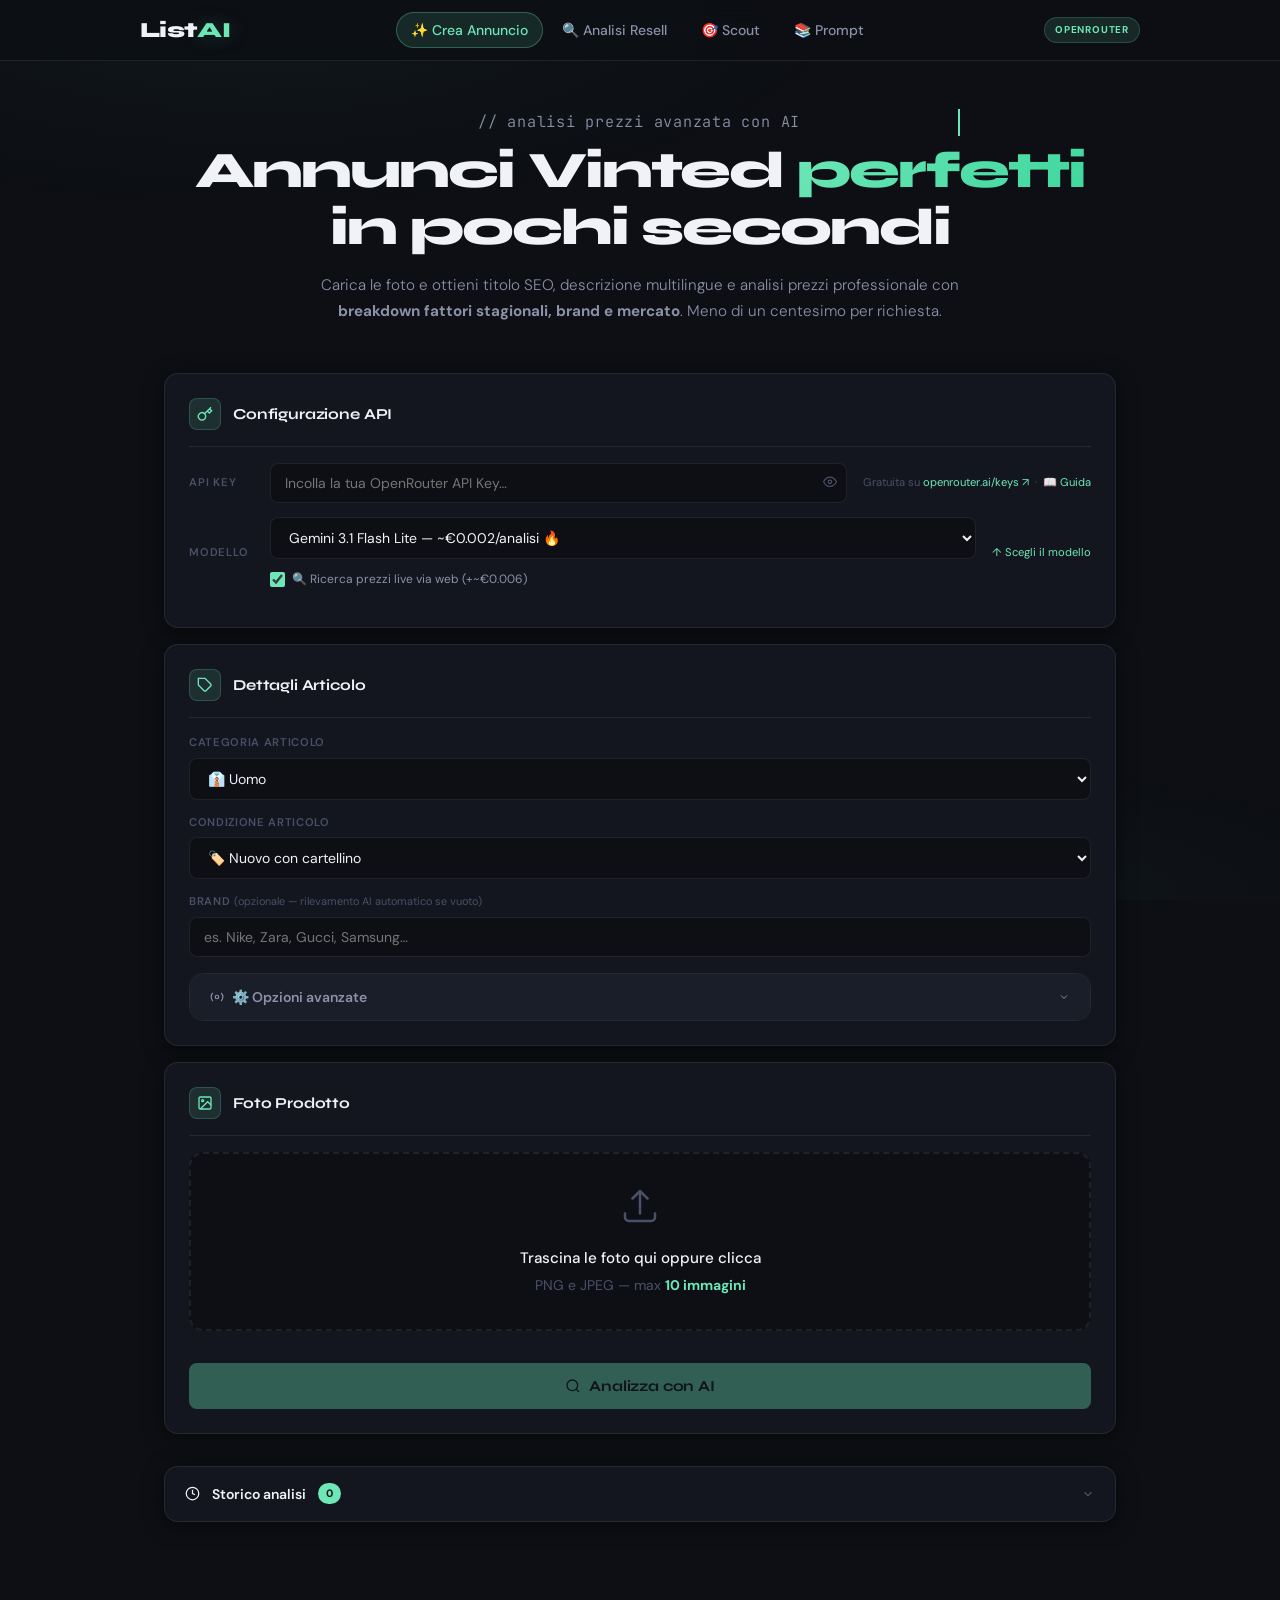
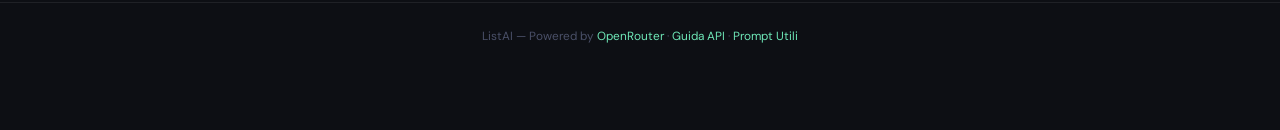
<file: index.html>
<!DOCTYPE html>
<html lang="it">
<head>
  <meta charset="UTF-8"/>
  <meta name="viewport" content="width=device-width,initial-scale=1.0,maximum-scale=1.0,user-scalable=no"/>
  <meta name="application-name" content="ListAI">
  <meta name="apple-mobile-web-app-title" content="ListAI">
  <link rel="icon" href="icon.jpg">
  <link rel="apple-touch-icon" href="icon.jpg">
  <title>ListAI — Crea Annunci Vinted</title>
  <link rel="preconnect" href="https://fonts.googleapis.com"/>
  <link rel="preconnect" href="https://fonts.gstatic.com" crossorigin/>
  <link href="https://fonts.googleapis.com/css2?family=Syne:wght@400;500;600;700;800&family=DM+Sans:opsz,wght@9..40,300;9..40,400;9..40,500&family=JetBrains+Mono:wght@400;500&display=swap" rel="stylesheet"/>
  <link rel="stylesheet" href="style.css?v=4"/>
</head>
<body>

<!-- Scroll progress bar -->
<div id="scroll-progress"></div>

<!-- Toast notification -->
<div class="toast" id="toast" style="display:none">
  <div class="toast-dot"></div>
  <span id="toast-msg"></span>
</div>

<!-- Modal salvataggio chiave -->
<div class="modal-o" id="saveModal">
  <div class="modal">
    <h3>💾 Salvare la chiave API?</h3>
    <p>Vuoi memorizzare la tua OpenRouter API Key per <strong>1 mese</strong>? Verrà inserita automaticamente ad ogni visita. Resta solo nel tuo browser.</p>
    <div class="mbtns">
      <button class="mbtn y" onclick="saveKey(true)">✅ Sì, salva</button>
      <button class="mbtn n" onclick="saveKey(false)">No, grazie</button>
    </div>
  </div>
</div>

<header>
  <div class="hi">
    <a href="index.html" class="logo">List<span>AI</span></a>
    <nav class="nav">
      <a href="index.html" class="active" id="nav-create">✨ Crea Annuncio</a>
      <a href="resell.html" id="nav-resell">🔍 Analisi Resell</a>
      <a href="scout.html" id="nav-scout">🎯 Scout</a>
      <a href="prompts.html" id="nav-prompts">📚 Prompt</a>
    </nav>
    <button class="mobile-menu-btn" onclick="document.querySelector('.nav').classList.toggle('open')">☰</button>
    <span class="badge">OpenRouter</span>
  </div>
</header>

<main>
  <div class="hero">
    <p class="hero-tagline">// analisi prezzi avanzata con AI</p>
    <h1>Annunci Vinted <span class="gradient-text">perfetti</span><br>in pochi secondi</h1>
    <p>
      Carica le foto e ottieni titolo SEO, descrizione multilingue e
      analisi prezzi professionale con <strong>breakdown fattori stagionali, brand e mercato</strong>.
      Meno di un centesimo per richiesta.
    </p>
  </div>

  <!-- API Key + Modello -->
  <div class="card">
    <div class="card-header">
      <div class="card-header-icon">
        <svg width="16" height="16" fill="none" stroke="currentColor" stroke-width="2" viewBox="0 0 24 24"><path d="M21 2l-2 2m-7.61 7.61a5.5 5.5 0 1 1-7.778 7.778 5.5 5.5 0 0 1 7.777-7.777zm0 0L15.5 7.5m0 0l3 3L22 7l-3-3m-3.5 3.5L19 4"/></svg>
      </div>
      <div class="card-title">Configurazione API</div>
    </div>

    <div class="api-row" style="margin-bottom:.85rem">
      <span class="albl">API Key</span>
      <div class="aiw">
        <input class="ainp" type="password" id="apiKey" placeholder="Incolla la tua OpenRouter API Key…" autocomplete="off"/>
        <button class="eye" onclick="toggleKey()">
          <svg id="eyeIcon" width="14" height="14" fill="none" stroke="currentColor" stroke-width="2" viewBox="0 0 24 24">
            <path d="M1 12s4-8 11-8 11 8 11 8-4 8-11 8-11-8-11-8z"/><circle cx="12" cy="12" r="3"/>
          </svg>
        </button>
      </div>
      <span class="ahint">
        Gratuita su <a href="https://openrouter.ai/keys" target="_blank">openrouter.ai/keys ↗</a>
        &nbsp;·&nbsp;
        <a href="guide.html">📖 Guida</a>
      </span>
    </div>

    <div class="api-row" style="margin-bottom:.85rem">
      <span class="albl">Modello</span>
      <div style="flex:1;min-width:190px;display:flex;flex-direction:column;gap:.38rem">
        <select class="msel" id="modelSelect" onchange="onModelChange()">
          <optgroup label="⭐ Migliore qualità/prezzo">
            <option value="google/gemini-3.1-flash-lite" selected>Gemini 3.1 Flash Lite — ~€0.002/analisi 🔥</option>
          </optgroup>
          <optgroup label="✨ Gemini">
            <option value="google/gemini-2.5-flash">Gemini 2.5 Flash — ~€0.002/analisi ⭐</option>
            <option value="google/gemini-3-flash-preview">Gemini 3 Flash — ~€0.002/analisi</option>
            <option value="google/gemini-3.1-pro-preview">Gemini 3.1 Pro — ~€0.009/analisi</option>
            <option value="google/gemini-2.5-flash-lite">Gemini 2.5 Flash Lite — ~€0.0012/analisi</option>
            <option value="google/gemini-2.5-pro">Gemini 2.5 Pro — ~€0.011/analisi</option>
          </optgroup>
          <optgroup label="🌐 Altri">
            <option value="openai/gpt-4o-mini">GPT-4o Mini — ~€0.003/analisi</option>
          </optgroup>
          <optgroup label="🔧 Personalizzato">
            <option value="custom">✏️ Inserisci il tuo modello…</option>
          </optgroup>
        </select>
        <input class="ainp-plain" type="text" id="customModel" placeholder="es. google/gemini-2.5-flash…" style="display:none" autocomplete="off"/>
        <label style="display:flex;align-items:center;gap:.45rem;cursor:pointer;margin-top:.35rem">
          <input type="checkbox" id="priceResearch" checked style="accent-color:var(--color-accent);width:15px;height:15px"/>
          <span style="font-size:.75rem;color:var(--color-text-secondary)">🔍 Ricerca prezzi live via web (+~€0.006)</span>
        </label>
      </div>
      <span class="ahint" style="color:var(--color-accent)">↑ Scegli il modello</span>
    </div>

  </div>

  <!-- Categoria + Condizione + Accordion opzioni avanzate -->
  <div class="card">
    <div class="card-header">
      <div class="card-header-icon">
        <svg width="16" height="16" fill="none" stroke="currentColor" stroke-width="2" viewBox="0 0 24 24"><path d="M20.59 13.41l-7.17 7.17a2 2 0 0 1-2.83 0L2 12V2h10l8.59 8.59a2 2 0 0 1 0 2.82z"/><line x1="7" y1="7" x2="7.01" y2="7"/></svg>
      </div>
      <div class="card-title">Dettagli Articolo</div>
    </div>

    <!-- Categoria -->
    <div class="ig" style="margin-bottom:.85rem">
      <label>Categoria articolo</label>
      <select id="categoria" onchange="onCategoriaChange()">
        <option value="uomo">👔 Uomo</option>
        <option value="donna">👗 Donna</option>
        <option value="unisex">🧥 Unisex</option>
        <option value="griffati">💎 Articoli Griffati</option>
        <option value="bambini">🧸 Bambini</option>
        <option value="sport">⚽ Sport</option>
        <option value="casa">🏠 Casa</option>
        <option value="elettronica">📱 Elettronica</option>
        <option value="intrattenimento">🎬 Intrattenimento</option>
        <option value="hobby">🎨 Hobby e Collezionismo</option>
      </select>
      <div class="bambini-sub" id="bambiniSub">
        <div class="ig" style="margin-top:.45rem">
          <label>Tipo articolo bambini</label>
          <select id="bambiniTipo" onchange="onBambiniTipoChange()">
            <option value="vestiti">👕 Vestiti / Abbigliamento</option>
            <option value="oggetti">🧸 Giochi / Oggetti</option>
          </select>
        </div>
      </div>
    </div>

    <div class="ig" style="margin-bottom:.85rem">
      <label>Condizione articolo</label>
      <select id="condizione">
        <option value="NWT">🏷️ Nuovo con cartellino</option>
        <option value="NWOT">✨ Nuovo senza cartellino</option>
        <option value="EUC">⭐ Usato — ottime condizioni</option>
        <option value="GUC">👍 Usato — buone condizioni</option>
        <option value="POOR">⚠️ Usato — condizioni pessime</option>
      </select>
    </div>

    <div class="ig" style="margin-bottom:.85rem">
      <label>Brand <span style="font-weight:400;font-size:.68rem;text-transform:none;letter-spacing:0;color:var(--color-text-muted)">(opzionale — rilevamento AI automatico se vuoto)</span></label>
      <input class="ainp" type="text" id="brandField" placeholder="es. Nike, Zara, Gucci, Samsung…" autocomplete="off"/>
    </div>

    <!-- Accordion opzioni avanzate -->
    <details id="advanced-opts" class="advanced-accordion">
      <summary class="advanced-summary">
        <svg width="14" height="14" fill="none" stroke="currentColor" stroke-width="2" viewBox="0 0 24 24"><circle cx="12" cy="12" r="3"/><path d="M19.07 4.93a10 10 0 0 1 0 14.14M4.93 4.93a10 10 0 0 0 0 14.14"/></svg>
        ⚙️ Opzioni avanzate
        <svg class="acc-arrow" width="12" height="12" fill="none" stroke="currentColor" stroke-width="2" viewBox="0 0 24 24"><polyline points="6 9 12 15 18 9"/></svg>
      </summary>

      <div class="advanced-body">
        <!-- Taglia (clothing only) -->
        <div class="ig" id="blockTaglia" style="margin-bottom:.85rem">
          <label>Taglia <span style="font-weight:400;font-size:.68rem;text-transform:none;letter-spacing:0">(AI la ricava dalle foto)</span></label>
          <select id="tagliaTipo" onchange="onT()">
            <option value="photo">📸 Visibile nelle foto</option>
            <option value="unica">📐 Taglia Unica</option>
            <option value="na">❌ Non applicabile</option>
            <option value="manual">✏️ Inserisci manualmente</option>
          </select>
          <div class="tsub" id="tsub">
            <div class="trow">
              <select id="catCapo" style="flex:1.3">
                <option>T-shirt/Top donna</option><option>T-shirt/Top uomo</option>
                <option>Camicia donna</option><option>Camicia uomo</option>
                <option>Pantalone donna</option><option>Pantalone uomo</option>
                <option>Giacca/Cappotto donna</option><option>Giacca/Cappotto uomo</option>
                <option>Vestito/Gonna</option><option>Scarpe donna</option>
                <option>Scarpe uomo</option><option>Bambino/a</option>
              </select>
              <input type="text" id="tagliaVal" placeholder="es. M, 42…" style="flex:.7;min-width:55px"/>
            </div>
            <a href="#" class="szbt-link" onclick="document.getElementById('sizeModal').classList.add('open');return false;">📏 Tabella taglie IT</a>
          </div>
        </div>

        <!-- Sottocategoria (non-clothing) -->
        <div class="ig" id="blockSottocat" style="display:none;margin-bottom:.85rem">
          <label>Sottocategoria oggetto</label>
          <input type="text" id="sottocatVal" placeholder="es. iPhone, Lampada, Libro… (opzionale)"/>
          <span class="hint">Il modello lo identifica dalle foto</span>
        </div>

        <div class="egrid" style="margin-bottom:.85rem">
          <div class="ig">
            <label>Colore</label>
            <input type="text" id="colorField" placeholder="es. nero, rosso bordeaux…"/>
          </div>
          <div class="ig">
            <label>Materiale</label>
            <input type="text" id="materialField" placeholder="es. 100% cotone, pelle…"/>
          </div>
          <div class="ig">
            <label>Anno acquisto</label>
            <select id="purchasedYear">
              <option value="">Non specificato</option>
              <option value="2025">2025</option>
              <option value="2024">2024</option>
              <option value="2023">2023</option>
              <option value="2022">2022</option>
              <option value="2021">2021</option>
              <option value="prima">Prima del 2021</option>
            </select>
          </div>
          <div class="ig">
            <label>Spedizione</label>
            <select id="shippingIncluded">
              <option value="no">Non inclusa nel prezzo</option>
              <option value="yes">Inclusa nel prezzo</option>
            </select>
          </div>
        </div>

        <div class="checkbox-group" style="flex-direction:row;flex-wrap:wrap;gap:.75rem 1.5rem;margin-bottom:.85rem">
          <label class="checkbox-item">
            <input type="checkbox" id="hasTags"/>
            <span>Ha ancora il cartellino originale</span>
          </label>
          <label class="checkbox-item">
            <input type="checkbox" id="hasBox"/>
            <span>Ha scatola / imballo originale</span>
          </label>
          <label class="checkbox-item">
            <input type="checkbox" id="fastShipping" checked/>
            <span>⚡ Inserisci garanzia spedizione in 24h</span>
          </label>
        </div>

        <!-- Info aggiuntive -->
        <div class="ig">
          <label>ℹ️ Informazioni aggiuntive</label>
          <textarea id="extraInfo" placeholder="Es: acquistato a Londra, piccolo difetto sul bottone, limited edition…"></textarea>
          <span class="hint">Il modello verificherà e integrerà queste info nell'annuncio</span>
        </div>

        <!-- Lingue (moved from API config) -->
        <div class="ig" style="margin-top:var(--space-4)">
          <label>🌍 Lingue annuncio</label>
          <div style="display:flex;flex-direction:column;gap:.48rem">
            <div class="lang-tags-row" id="langTags"></div>
            <div style="display:flex;gap:.5rem;align-items:center">
              <select class="msel" id="langAdd" onchange="addLangFromSelect()" style="flex:1">
                <option value="">+ Aggiungi lingua…</option>
                <option value="it">🇮🇹 Italiano</option>
                <option value="en">🇬🇧 English</option>
                <option value="fr">🇫🇷 Français</option>
                <option value="de">🇩🇪 Deutsch</option>
                <option value="es">🇪🇸 Español</option>
                <option value="pt">🇵🇹 Português</option>
                <option value="nl">🇳🇱 Nederlands</option>
                <option value="pl">🇵🇱 Polski</option>
                <option value="sv">🇸🇪 Svenska</option>
                <option value="ro">🇷🇴 Română</option>
              </select>
            </div>
          </div>
          <span class="hint">Default IT + EN · salvate nel browser</span>
        </div>
      </div>
    </details>
  </div>

  <!-- Modal tabella taglie -->
  <div class="modal-o" id="sizeModal">
    <div class="modal">
      <div style="display:flex;align-items:center;justify-content:space-between;margin-bottom:var(--space-4)">
        <h3>📏 Tabella Taglie IT</h3>
        <button class="mbtn n" onclick="document.getElementById('sizeModal').classList.remove('open')" style="padding:4px 12px;min-width:auto">✕</button>
      </div>
      <div class="sztabs">
        <button class="sztab active" onclick="showSz('donna',this)">Donna</button>
        <button class="sztab" onclick="showSz('uomo',this)">Uomo</button>
        <button class="sztab" onclick="showSz('scarpe',this)">Scarpe</button>
      </div>
      <div class="szp active" id="szp-donna"><table>
        <tr><th>Label</th><th>IT</th><th>EU</th><th>UK</th><th>US</th></tr>
        <tr><td>XXS</td><td>34</td><td>32</td><td>4</td><td>0</td></tr>
        <tr><td>XS</td><td>36</td><td>34</td><td>6</td><td>2</td></tr>
        <tr><td>S</td><td>38</td><td>36</td><td>8</td><td>4</td></tr>
        <tr><td>M</td><td>40</td><td>38</td><td>10</td><td>6</td></tr>
        <tr><td>L</td><td>42</td><td>40</td><td>12</td><td>8</td></tr>
        <tr><td>XL</td><td>44</td><td>42</td><td>14</td><td>10</td></tr>
        <tr><td>XXL</td><td>46</td><td>44</td><td>16</td><td>12</td></tr>
      </table></div>
      <div class="szp" id="szp-uomo"><table>
        <tr><th>Label</th><th>IT</th><th>EU</th><th>UK</th><th>US</th></tr>
        <tr><td>XS</td><td>44</td><td>44</td><td>34</td><td>34</td></tr>
        <tr><td>S</td><td>46</td><td>46</td><td>36</td><td>36</td></tr>
        <tr><td>M</td><td>48</td><td>48</td><td>38</td><td>38</td></tr>
        <tr><td>L</td><td>50</td><td>50</td><td>40</td><td>40</td></tr>
        <tr><td>XL</td><td>52</td><td>52</td><td>42</td><td>42</td></tr>
        <tr><td>XXL</td><td>54</td><td>54</td><td>44</td><td>44</td></tr>
      </table></div>
      <div class="szp" id="szp-scarpe"><table>
        <tr><th>IT/EU</th><th>UK</th><th>US♀</th><th>US♂</th></tr>
        <tr><td>35</td><td>2.5</td><td>5</td><td>3.5</td></tr>
        <tr><td>36</td><td>3.5</td><td>6</td><td>4.5</td></tr>
        <tr><td>37</td><td>4</td><td>6.5</td><td>5</td></tr>
        <tr><td>38</td><td>5</td><td>7.5</td><td>6</td></tr>
        <tr><td>39</td><td>5.5</td><td>8</td><td>6.5</td></tr>
        <tr><td>40</td><td>6.5</td><td>9</td><td>7.5</td></tr>
        <tr><td>41</td><td>7</td><td>9.5</td><td>8</td></tr>
        <tr><td>42</td><td>8</td><td>10.5</td><td>9</td></tr>
        <tr><td>43</td><td>9</td><td>11</td><td>10</td></tr>
        <tr><td>44</td><td>9.5</td><td>11.5</td><td>10.5</td></tr>
        <tr><td>45</td><td>10.5</td><td>12.5</td><td>11.5</td></tr>
      </table></div>
    </div>
  </div>

  <!-- Upload foto -->
  <div class="card">
    <div class="card-header">
      <div class="card-header-icon">
        <svg width="16" height="16" fill="none" stroke="currentColor" stroke-width="2" viewBox="0 0 24 24"><rect x="3" y="3" width="18" height="18" rx="2"/><circle cx="8.5" cy="8.5" r="1.5"/><polyline points="21 15 16 10 5 21"/></svg>
      </div>
      <div class="card-title">Foto Prodotto</div>
    </div>

    <div class="drop" id="dz">
      <input type="file" id="fi" accept=".jpg,.jpeg,.png" multiple/>
      <svg class="drop-icon" fill="none" stroke="currentColor" stroke-width="1.5" viewBox="0 0 24 24">
        <path stroke-linecap="round" stroke-linejoin="round" d="M3 16.5v2.25A2.25 2.25 0 005.25 21h13.5A2.25 2.25 0 0021 18.75V16.5m-13.5-9L12 3m0 0l4.5 4.5M12 3v13.5"/>
      </svg>
      <p class="drop-t">Trascina le foto qui oppure clicca</p>
      <p class="drop-s">PNG e JPEG — max <strong>10 immagini</strong></p>
    </div>
    <div class="pgrid" id="pg"></div>
    <p class="pcnt" id="pc"></p>
    <div class="errmsg" id="em"></div>
    <button class="btn-go" id="go" onclick="analyze()" disabled>
      <svg width="16" height="16" fill="none" stroke="currentColor" stroke-width="2" viewBox="0 0 24 24">
        <circle cx="11" cy="11" r="8"/><path d="M21 21l-4.35-4.35"/>
      </svg>
      Analizza con AI
    </button>
  </div>

  <!-- Results -->
  <div id="results">
    <div class="rh">
      <svg width="18" height="18" fill="none" stroke="var(--color-accent)" stroke-width="2" viewBox="0 0 24 24">
        <path stroke-linecap="round" stroke-linejoin="round" d="M9 12l2 2 4-4m6 2a9 9 0 11-18 0 9 9 0 0118 0z"/>
      </svg>
      <h2>Risultati Analisi</h2>
      <div style="margin-left:auto" id="seasonBadgeWrap"></div>
    </div>

    <!-- 1. ✅ TITOLO SEO (primo, copia immediata) -->
    <div class="card">
      <div class="clbl">
        <svg width="11" height="11" fill="none" stroke="currentColor" stroke-width="2" viewBox="0 0 24 24"><path d="M7 7h10M7 12h7"/></svg>
        Titolo SEO
        <button class="cpbtn" onclick="cp('seoTitle',this)">copia</button>
      </div>
      <div class="tval" id="seoTitle">—</div>
      <div class="tlen" id="titleLen"></div>
    </div>

    <!-- 2. 💰 PREZZO CONSIGLIATO -->
    <div class="price-slider-wrap" id="priceSliderWrap" style="display:none">
      <div style="display:flex;align-items:center;justify-content:space-between;margin-bottom:var(--space-6);flex-wrap:wrap;gap:.4rem">
        <div class="price-slider-title">💰 Prezzo Consigliato</div>
        <div style="display:flex;gap:.5rem;align-items:center;flex-wrap:wrap">
          <div class="price-source-badge" id="priceSourceBadge" style="display:none"></div>
          <div class="confidence-badge" id="confidenceBadge" style="display:none">
            <svg width="11" height="11" fill="currentColor" viewBox="0 0 24 24"><path d="M12 2l3.09 6.26L22 9.27l-5 4.87 1.18 6.88L12 17.77l-6.18 3.25L7 14.14 2 9.27l6.91-1.01L12 2z"/></svg>
            <span id="confidenceText">—</span>
          </div>
        </div>
      </div>

      <!-- Difficulty badge -->
      <div class="difficulty-wrap" id="difficultyWrap" style="display:none">
        <span class="diff-badge" id="difficultyBadge"></span>
        <span class="diff-motivo" id="difficultyMotivo"></span>
      </div>

      <div class="price-tier-row">
        <div class="price-tier tier-fast">
          <div class="price-tier-label">⚡ Rapido</div>
          <div class="price-tier-value" id="ptFast">—</div>
          <div class="price-tier-sub">Vendi in 24-48h</div>
        </div>
        <div class="price-tier tier-ideal">
          <div class="price-tier-label">🎯 Ideale</div>
          <div class="price-tier-value" id="ptIdeal">—</div>
          <div class="price-tier-sub">Valore ottimale</div>
        </div>
        <div class="price-tier tier-max">
          <div class="price-tier-label">💎 Massimo</div>
          <div class="price-tier-value" id="ptMax">—</div>
          <div class="price-tier-sub">Con margine trattativa</div>
        </div>
      </div>

      <!-- Commission display -->
      <div class="commissione-display" id="commissioneDisplay" style="display:none"></div>

      <div class="velocity-row" id="velocityRow" style="display:none">
        <div class="velocity-item">
          <div class="velocity-label" style="color:var(--color-warning)">⚡ Rapido</div>
          <div class="velocity-time" id="velFastTime">—</div>
        </div>
        <div class="velocity-item">
          <div class="velocity-label" style="color:var(--color-accent)">🎯 Ideale</div>
          <div class="velocity-time" id="velIdealTime">—</div>
        </div>
        <div class="velocity-item">
          <div class="velocity-label" style="color:#a78bfa">💎 Massimo</div>
          <div class="velocity-time" id="velMaxTime">—</div>
        </div>
      </div>

      <div id="timingBanner" style="display:none" class="timing-banner"></div>
      <div id="packageBanner" style="display:none; margin-top:var(--space-2)" class="timing-banner"></div>
    </div>

    <!-- 3. 📝 DESCRIZIONE COMPLETA (tutte le lingue + hashtag) -->
    <div class="dgrid">
      <div class="dc">
        <div class="clbl">📝 Annuncio completo (descrizione + hashtag)
          <button class="cpbtn qcb-primary" onclick="cp('descFull',this)">📋 Copia tutto</button>
        </div>
        <div class="dtxt" id="descFull">—</div>
        <div class="dlen" id="descFullLen"></div>
      </div>
    </div>

    <!-- 5. 🌍 DESCRIZIONI ALTRE LINGUE (collapsabile) -->
    <details class="collapsible-section">
      <summary class="collapsible-summary">
        <svg width="12" height="12" fill="none" stroke="currentColor" stroke-width="2" viewBox="0 0 24 24"><polyline points="6 9 12 15 18 9"/></svg>
        🌍 Descrizioni in altre lingue
      </summary>
      <div class="collapsible-body">
        <div style="display:flex;flex-direction:column;gap:.95rem" id="descLangCards"></div>
      </div>
    </details>

    <!-- 6. 📊 SCHEDA PRODOTTO (collapsabile) -->
    <details class="collapsible-section">
      <summary class="collapsible-summary">
        <svg width="12" height="12" fill="none" stroke="currentColor" stroke-width="2" viewBox="0 0 24 24"><polyline points="6 9 12 15 18 9"/></svg>
        📊 Scheda Prodotto
      </summary>
      <div class="collapsible-body">
        <table class="dt" id="detailTable"></table>
      </div>
    </details>

    <!-- 7. 🔍 ANALISI AVANZATA (collapsabile) -->
    <details class="collapsible-section">
      <summary class="collapsible-summary">
        <svg width="12" height="12" fill="none" stroke="currentColor" stroke-width="2" viewBox="0 0 24 24"><polyline points="6 9 12 15 18 9"/></svg>
        🔍 Analisi Avanzata
      </summary>
      <div class="collapsible-body">
        <!-- Breakdown fattori -->
        <div class="breakdown-wrap" id="breakdownWrap" style="display:none">
          <div class="breakdown-title">📊 Breakdown Fattori Prezzo</div>
          <div id="factorsList"></div>
        </div>

        <!-- Consigli annuncio -->
        <div class="card" id="consigliCard" style="display:none">
          <div class="clbl">
            <svg width="11" height="11" fill="none" stroke="currentColor" stroke-width="2" viewBox="0 0 24 24"><path d="M9.663 17h4.673M12 3v1m6.364 1.636l-.707.707M21 12h-1M4 12H3m3.343-5.657l-.707-.707m2.828 9.9a5 5 0 117.072 0l-.548.547A3.374 3.374 0 0014 18.469V19a2 2 0 11-4 0v-.531c0-.895-.356-1.754-.988-2.386l-.548-.547z"/></svg>
            Consigli per l'annuncio
          </div>
          <ul class="consigli-list" id="consigliList"></ul>
        </div>

        <!-- Analisi mercato -->
        <div class="pnote">
          <div class="pnlbl">📊 Analisi di mercato</div>
          <div id="priceNote">—</div>
        </div>

        <!-- Warnings -->
        <div id="warningsWrap" style="display:none">
          <div class="warning-list" id="warningsList"></div>
        </div>
      </div>
    </details>

    <!-- Prezzi legacy (fallback se advanced non disponibili) -->
    <div class="pgrd3" id="legacyPrices" style="display:none">
      <div class="pc">
        <div class="pclbl">🏪 Prezzo in negozio (nuovo)</div>
        <div class="prow"><span class="pl">Minimo mercato</span><span class="pv" id="pNMin">—</span></div>
        <div class="prow"><span class="pl">Massimo mercato</span><span class="pv" id="pNMax">—</span></div>
      </div>
      <div class="pc">
        <div class="pclbl">🛍️ Valore equo su Vinted</div>
        <div class="prow hi"><span class="pl">Minimo consigliato</span><span class="pv" id="pVMin">—</span></div>
        <div class="prow hi"><span class="pl">Massimo consigliato</span><span class="pv" id="pVMax">—</span></div>
      </div>
      <div class="pc nego-card">
        <div class="pclbl">💬 Da pubblicare (~+15%)</div>
        <div class="prow nego"><span class="pl">Minimo da pubblicare</span><span class="pv" id="pCMin">—</span></div>
        <div class="prow nego"><span class="pl">Massimo da pubblicare</span><span class="pv" id="pCMax">—</span></div>
        <div class="nego-hint">Pubblica a questi prezzi: dopo trattativa arrivi al valore equo</div>
      </div>
    </div>


  </div>

  <!-- Storico analisi -->
  <div class="hist-wrap" id="histWrap">
    <div class="hist-header" onclick="toggleHistory()">
      <div class="hist-title">
        <svg width="15" height="15" fill="none" stroke="currentColor" stroke-width="2" viewBox="0 0 24 24"><circle cx="12" cy="12" r="10"/><polyline points="12 6 12 12 16 14"/></svg>
        Storico analisi
        <span class="hist-badge" id="histBadge">0</span>
      </div>
      <div style="display:flex;align-items:center;gap:.7rem">
        <button class="hist-clear-btn" id="histClearBtn" onclick="event.stopPropagation();clearHistory()" style="display:none">🗑 Cancella tutto</button>
        <svg class="hist-arrow" id="histArrow" width="14" height="14" fill="none" stroke="currentColor" stroke-width="2" viewBox="0 0 24 24"><polyline points="6 9 12 15 18 9"/></svg>
      </div>
    </div>
    <div class="hist-body" id="histBody" style="display:none">
      <div id="histList"></div>
    </div>
  </div>
</main>

<footer>
  ListAI — Powered by <a href="https://openrouter.ai" target="_blank">OpenRouter</a>
  &middot; <a href="guide.html">Guida API</a>
  &middot; <a href="prompts.html">Prompt Utili</a>
</footer>

<script src="app.js"></script>
<script>
(function(){
  var page = location.pathname.split('/').pop() || 'index.html';
  var link = document.querySelector('a[href="' + page + '"]');
  if (link) link.classList.add('active');
})();
</script>
</body>
</html>
</file>
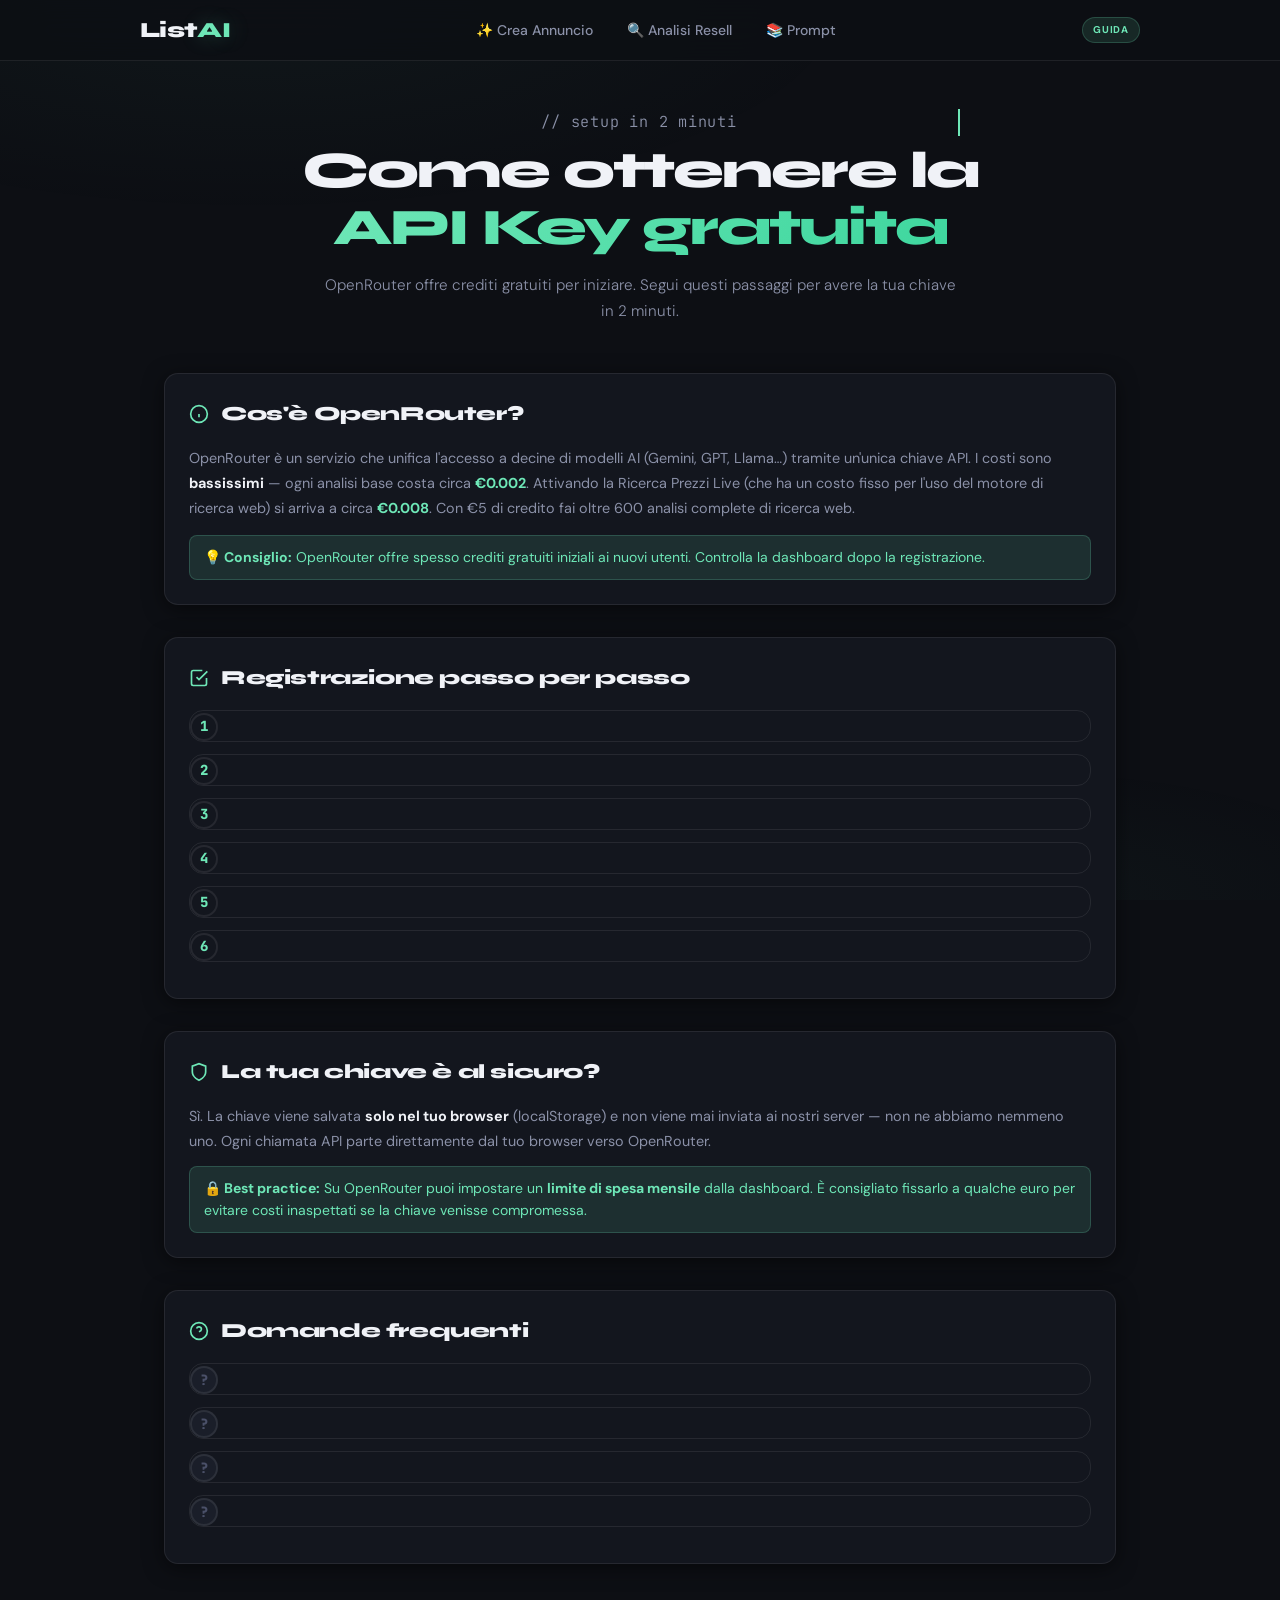
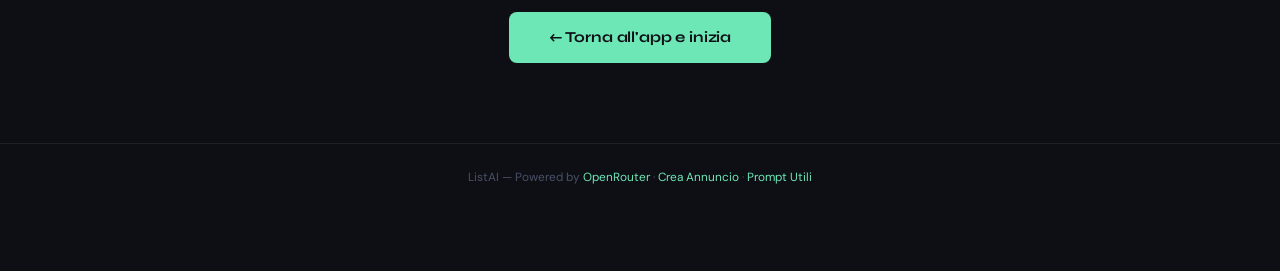
<file: guide.html>
<!DOCTYPE html>
<html lang="it">
<head>
  <meta charset="UTF-8"/>
  <meta name="viewport" content="width=device-width,initial-scale=1.0,maximum-scale=1.0,user-scalable=no"/>
  <meta name="application-name" content="ListAI">
  <meta name="apple-mobile-web-app-title" content="ListAI">
  <link rel="icon" href="icon.jpg">
  <link rel="apple-touch-icon" href="icon.jpg">
  <title>ListAI — Guida API Key</title>
  <link rel="preconnect" href="https://fonts.googleapis.com"/>
  <link rel="preconnect" href="https://fonts.gstatic.com" crossorigin/>
  <link href="https://fonts.googleapis.com/css2?family=Syne:wght@400;500;600;700;800&family=DM+Sans:opsz,wght@9..40,300;9..40,400;9..40,500&family=JetBrains+Mono:wght@400;500&display=swap" rel="stylesheet"/>
  <link rel="stylesheet" href="style.css?v=4"/>
</head>
<body>

<div id="scroll-progress"></div>

<header>
  <div class="hi">
    <a href="index.html" class="logo">List<span>AI</span></a>
    <nav class="nav">
      <a href="index.html" id="nav-create">✨ Crea Annuncio</a>
      <a href="resell.html" id="nav-resell">🔍 Analisi Resell</a>
      <a href="prompts.html" id="nav-prompts">📚 Prompt</a>
    </nav>
    <button class="mobile-menu-btn" onclick="document.querySelector('.nav').classList.toggle('open')">☰</button>
    <span class="badge">Guida</span>
  </div>
</header>

<main>
  <div class="hero">
    <p class="hero-tagline">// setup in 2 minuti</p>
    <h1>Come ottenere la<br><span class="gradient-text">API Key gratuita</span></h1>
    <p>OpenRouter offre crediti gratuiti per iniziare. Segui questi passaggi per avere la tua chiave in 2 minuti.</p>
  </div>

  <!-- Cos'è OpenRouter -->
  <div class="card guide-section">
    <h2>
      <svg width="20" height="20" fill="none" stroke="var(--color-accent)" stroke-width="2" viewBox="0 0 24 24"><circle cx="12" cy="12" r="10"/><path d="M12 16v-4M12 8h.01"/></svg>
      Cos'è OpenRouter?
    </h2>
    <p style="font-size:.9rem;color:var(--color-text-secondary);line-height:1.75">
      OpenRouter è un servizio che unifica l'accesso a decine di modelli AI (Gemini, GPT, Llama…) tramite un'unica chiave API. I costi sono <strong style="color:var(--color-text-primary)">bassissimi</strong> — ogni analisi base costa circa <strong style="color:var(--color-accent)">€0.002</strong>. Attivando la Ricerca Prezzi Live (che ha un costo fisso per l'uso del motore di ricerca web) si arriva a circa <strong style="color:var(--color-accent)">€0.008</strong>. Con €5 di credito fai oltre 600 analisi complete di ricerca web.
    </p>
    <div class="tip-box" style="margin-top:.85rem">
      <strong>💡 Consiglio:</strong> OpenRouter offre spesso crediti gratuiti iniziali ai nuovi utenti. Controlla la dashboard dopo la registrazione.
    </div>
  </div>

  <!-- Step by step -->
  <div class="card guide-section">
    <h2>
      <svg width="20" height="20" fill="none" stroke="var(--color-accent)" stroke-width="2" viewBox="0 0 24 24"><path d="M9 11l3 3L22 4"/><path d="M21 12v7a2 2 0 01-2 2H5a2 2 0 01-2-2V5a2 2 0 012-2h11"/></svg>
      Registrazione passo per passo
    </h2>

    <div class="step">
      <div class="step-num">1</div>
      <div class="step-body">
        <p>Vai su <a href="https://openrouter.ai" target="_blank"><strong>openrouter.ai</strong> ↗</a> e clicca su <strong>«Sign In»</strong> in alto a destra.</p>
      </div>
    </div>

    <div class="step">
      <div class="step-num">2</div>
      <div class="step-body">
        <p>Scegli il metodo di accesso: <strong>Google</strong>, <strong>GitHub</strong> o email. Consigliamo Google per semplicità — un click e sei dentro.</p>
      </div>
    </div>

    <div class="step">
      <div class="step-num">3</div>
      <div class="step-body">
        <p>Una volta dentro, clicca sul tuo avatar in alto a destra → <strong>«Keys»</strong>, oppure vai direttamente su <a href="https://openrouter.ai/keys" target="_blank"><strong>openrouter.ai/keys ↗</strong></a>.</p>
      </div>
    </div>

    <div class="step">
      <div class="step-num">4</div>
      <div class="step-body">
        <p>Clicca <strong>«Create Key»</strong>. Dai un nome descrittivo (es. <em>«ListAI Vinted»</em>) e conferma.</p>
        <div class="tip-box">
          <strong>⚠️ Importante:</strong> La chiave viene mostrata <strong>una sola volta</strong>. Copiala subito e incollala nell'app. Se la perdi, dovrai crearne una nuova.
        </div>
      </div>
    </div>

    <div class="step">
      <div class="step-num">5</div>
      <div class="step-body">
        <p>Copia la chiave (inizia con <strong>sk-or-…</strong>) e incollala nel campo <strong>API Key</strong> di ListAI. Scegli di salvarla per un mese se vuoi evitare di reinserirla ogni volta.</p>
      </div>
    </div>

    <div class="step">
      <div class="step-num">6</div>
      <div class="step-body">
        <p><strong>Opzionale — aggiungere crediti:</strong> vai su <a href="https://openrouter.ai/credits" target="_blank">openrouter.ai/credits ↗</a> e ricarica con carta o PayPal. Anche solo <strong>€5</strong> sono più che sufficienti per centinaia di annunci.</p>
      </div>
    </div>
  </div>

  <!-- Sicurezza -->
  <div class="card guide-section">
    <h2>
      <svg width="20" height="20" fill="none" stroke="var(--color-accent)" stroke-width="2" viewBox="0 0 24 24"><path d="M12 22s8-4 8-10V5l-8-3-8 3v7c0 6 8 10 8 10z"/></svg>
      La tua chiave è al sicuro?
    </h2>
    <p style="font-size:.9rem;color:var(--color-text-secondary);line-height:1.75;margin-bottom:.75rem">
      Sì. La chiave viene salvata <strong style="color:var(--color-text-primary)">solo nel tuo browser</strong> (localStorage) e non viene mai inviata ai nostri server — non ne abbiamo nemmeno uno. Ogni chiamata API parte direttamente dal tuo browser verso OpenRouter.
    </p>
    <div class="tip-box">
      <strong>🔒 Best practice:</strong> Su OpenRouter puoi impostare un <strong>limite di spesa mensile</strong> dalla dashboard. È consigliato fissarlo a qualche euro per evitare costi inaspettati se la chiave venisse compromessa.
    </div>
  </div>

  <!-- FAQ -->
  <div class="card guide-section">
    <h2>
      <svg width="20" height="20" fill="none" stroke="var(--color-accent)" stroke-width="2" viewBox="0 0 24 24"><circle cx="12" cy="12" r="10"/><path d="M9.09 9a3 3 0 015.83 1c0 2-3 3-3 3M12 17h.01"/></svg>
      Domande frequenti
    </h2>

    <div class="step">
      <div class="step-num" style="background:var(--color-surface-2);color:var(--color-text-muted);font-size:.9rem;font-family:var(--font-mono)">?</div>
      <div class="step-body">
        <p><strong style="color:var(--color-text-primary)">Quanto costa usare Gemini Flash?</strong><br>
        Circa <strong style="color:var(--color-accent)">€0.008 per analisi</strong> con il modello base + ricerca prezzi web live attiva. Senza ricerca web, il costo scende a circa <strong style="color:var(--color-accent)">€0.002</strong>.</p>
      </div>
    </div>

    <div class="step">
      <div class="step-num" style="background:var(--color-surface-2);color:var(--color-text-muted);font-size:.9rem;font-family:var(--font-mono)">?</div>
      <div class="step-body">
        <p><strong style="color:var(--color-text-primary)">Cosa succede se la chiave sbaglia o scade?</strong><br>
        L'app ti mostrerà un messaggio di errore rosso. Torna su openrouter.ai/keys, crea una nuova chiave e inseriscila nell'app.</p>
      </div>
    </div>

    <div class="step">
      <div class="step-num" style="background:var(--color-surface-2);color:var(--color-text-muted);font-size:.9rem;font-family:var(--font-mono)">?</div>
      <div class="step-body">
        <p><strong style="color:var(--color-text-primary)">Posso usare altri modelli oltre a Gemini?</strong><br>
        Sì. Nel menu «Modello» ci sono anche GPT-4o Mini e Perplexity Sonar. Puoi inserire qualsiasi modello OpenRouter tramite l'opzione «Personalizzato».</p>
      </div>
    </div>

    <div class="step">
      <div class="step-num" style="background:var(--color-surface-2);color:var(--color-text-muted);font-size:.9rem;font-family:var(--font-mono)">?</div>
      <div class="step-body">
        <p><strong style="color:var(--color-text-primary)">Come funziona l'analisi prezzi avanzata?</strong><br>
        L'AI considera stagione attuale, tier del brand, stato di usura, periodo saldi e concorrenza di mercato per darti una fascia di prezzi (rapido / ideale / massimo) con breakdown dettagliato dei fattori.</p>
      </div>
    </div>
  </div>

  <div style="text-align:center;margin-top:2rem">
    <a href="index.html" class="btn-go" style="display:inline-flex;width:auto;padding:.85rem 2.5rem;text-decoration:none">
      ← Torna all'app e inizia
    </a>
  </div>
</main>

<footer>
  ListAI — Powered by <a href="https://openrouter.ai" target="_blank">OpenRouter</a>
  &middot; <a href="index.html">Crea Annuncio</a>
  &middot; <a href="prompts.html">Prompt Utili</a>
</footer>

<script>
window.addEventListener('scroll', function() {
  var el = document.getElementById('scroll-progress');
  if (!el) return;
  var pct = window.scrollY / (document.body.scrollHeight - window.innerHeight) * 100;
  el.style.width = Math.min(pct, 100) + '%';
});
</script>
<script>
(function(){
  var page = location.pathname.split('/').pop() || 'index.html';
  var link = document.querySelector('a[href="' + page + '"]');
  if (link) link.classList.add('active');
})();
</script>
</body>
</html>
</file>
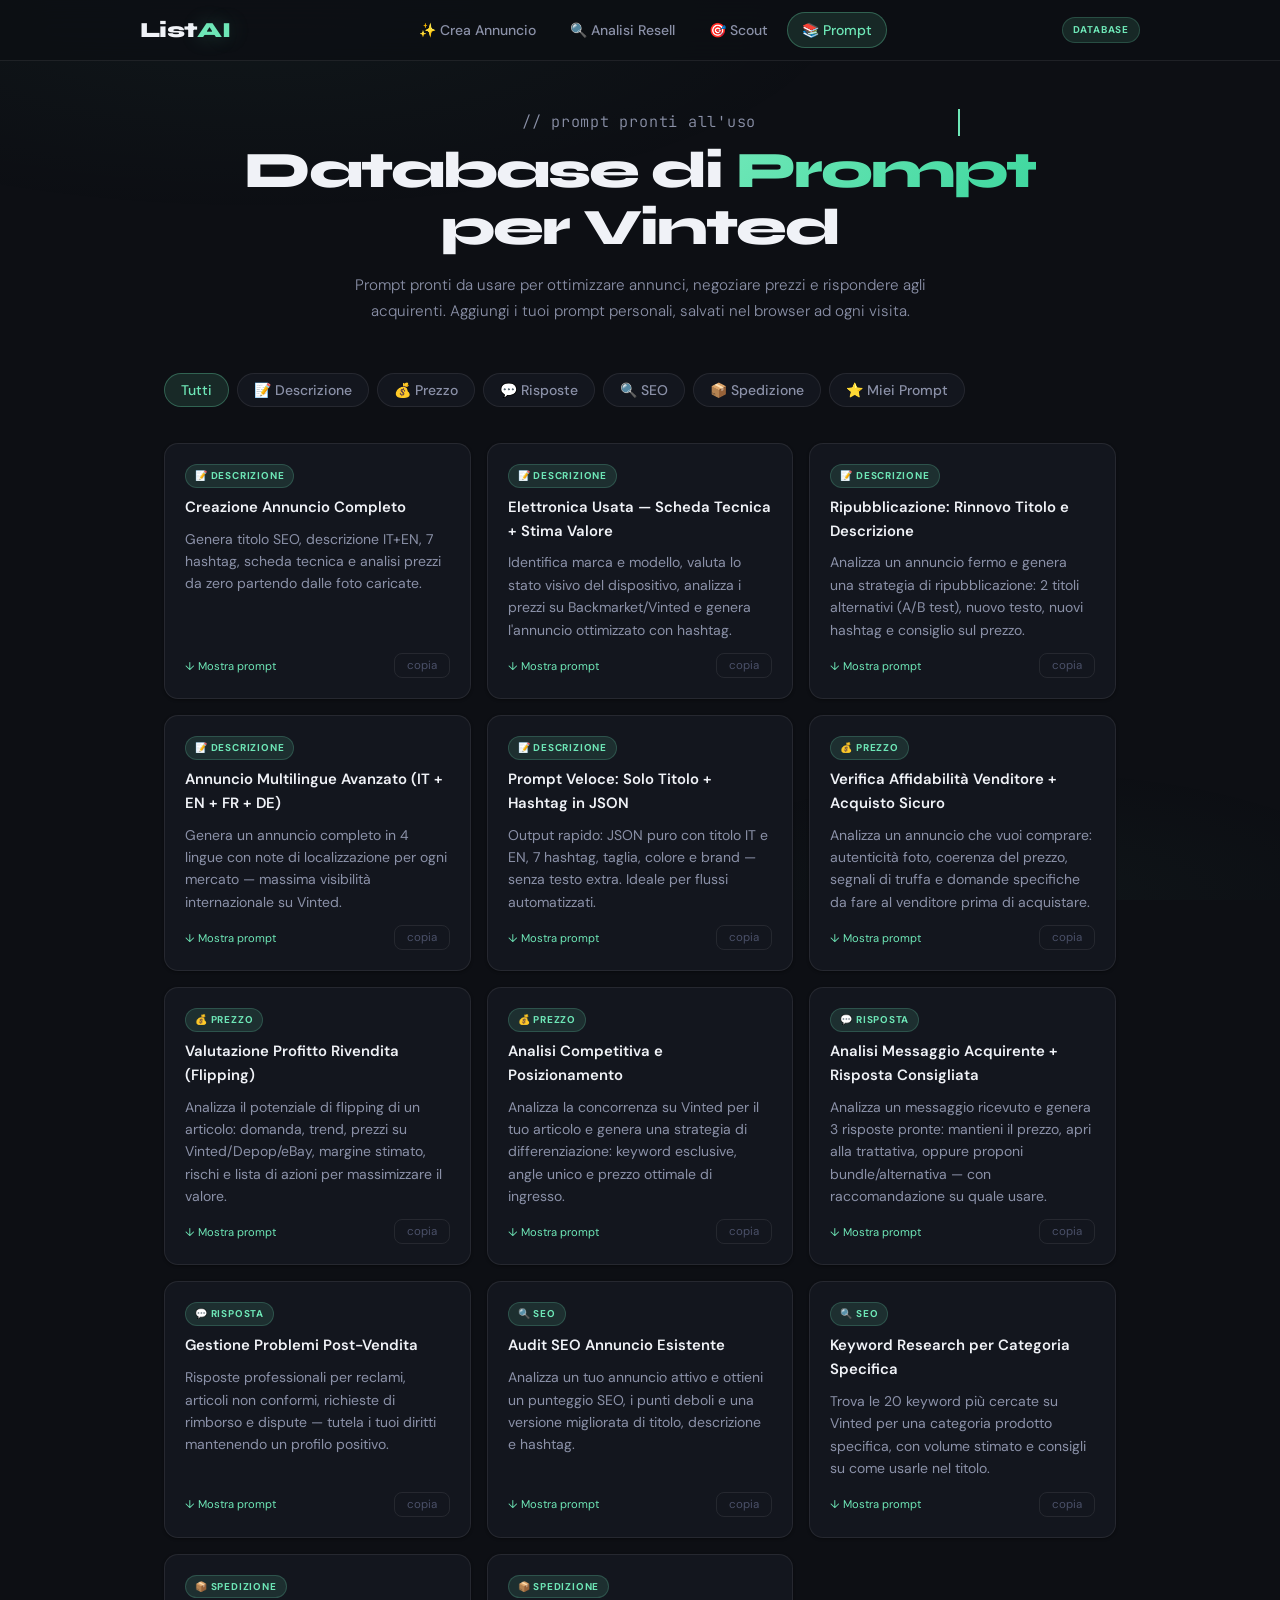
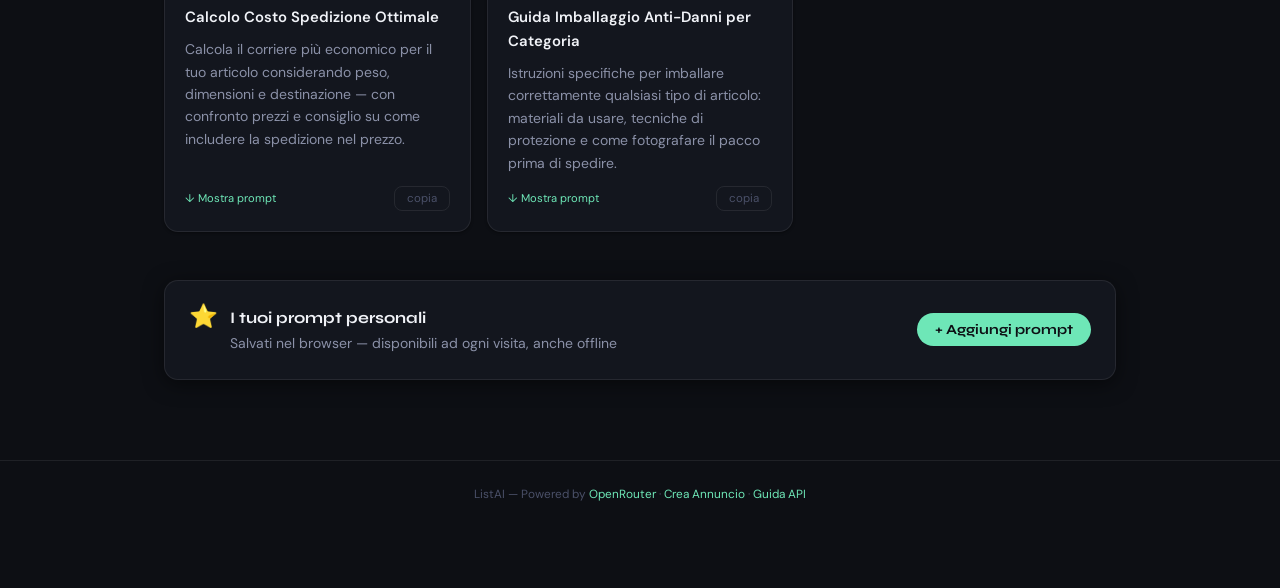
<file: prompts.html>
<!DOCTYPE html>
<html lang="it">
<head>
  <meta charset="UTF-8"/>
  <meta name="viewport" content="width=device-width,initial-scale=1.0,maximum-scale=1.0,user-scalable=no"/>
  <meta name="application-name" content="ListAI">
  <meta name="apple-mobile-web-app-title" content="ListAI">
  <link rel="icon" href="icon.jpg">
  <link rel="apple-touch-icon" href="icon.jpg">
  <title>ListAI — Prompt Utili Vinted</title>
  <link rel="preconnect" href="https://fonts.googleapis.com"/>
  <link rel="preconnect" href="https://fonts.gstatic.com" crossorigin/>
  <link href="https://fonts.googleapis.com/css2?family=Syne:wght@400;500;600;700;800&family=DM+Sans:opsz,wght@9..40,300;9..40,400;9..40,500&family=JetBrains+Mono:wght@400;500&display=swap" rel="stylesheet"/>
  <link rel="stylesheet" href="style.css?v=4"/>
</head>
<body>

<div id="scroll-progress"></div>

<header>
  <div class="hi">
    <a href="index.html" class="logo">List<span>AI</span></a>
    <nav class="nav">
      <a href="index.html" id="nav-create">✨ Crea Annuncio</a>
      <a href="resell.html" id="nav-resell">🔍 Analisi Resell</a>
      <a href="scout.html" id="nav-scout">🎯 Scout</a>
      <a href="prompts.html" class="active" id="nav-prompts">📚 Prompt</a>
    </nav>
    <button class="mobile-menu-btn" onclick="document.querySelector('.nav').classList.toggle('open')">☰</button>
    <span class="badge">Database</span>
  </div>
</header>

<main>
  <div class="hero">
    <p class="hero-tagline">// prompt pronti all'uso</p>
    <h1>Database di <span class="gradient-text">Prompt</span><br>per Vinted</h1>
    <p>
      Prompt pronti da usare per ottimizzare annunci, negoziare prezzi e rispondere agli acquirenti.
      Aggiungi i tuoi prompt personali, salvati nel browser ad ogni visita.
    </p>
  </div>

  <!-- Filtri -->
  <div class="filter-bar">
    <button class="filter-btn active" onclick="filterPrompts('all',this)">Tutti</button>
    <button class="filter-btn" onclick="filterPrompts('descrizione',this)">📝 Descrizione</button>
    <button class="filter-btn" onclick="filterPrompts('prezzo',this)">💰 Prezzo</button>
    <button class="filter-btn" onclick="filterPrompts('risposta',this)">💬 Risposte</button>
    <button class="filter-btn" onclick="filterPrompts('seo',this)">🔍 SEO</button>
    <button class="filter-btn" onclick="filterPrompts('spedizione',this)">📦 Spedizione</button>
    <button class="filter-btn" id="filterPersonale" onclick="filterPrompts('personale',this)">⭐ Miei Prompt</button>
  </div>

  <!-- Grid -->
  <div class="prompt-grid" id="promptGrid">

    <!-- ═══ DESCRIZIONE ═══ -->
    <div class="prompt-card" data-cat="descrizione">
      <div class="pcard-top">
        <span class="prompt-tag">📝 Descrizione</span>
        <div class="prompt-title">Creazione Annuncio Completo</div>
        <p class="prompt-preview">Genera titolo SEO, descrizione IT+EN, 7 hashtag, scheda tecnica e analisi prezzi da zero partendo dalle foto caricate.</p>
      </div>
      <div class="prompt-body-wrap" hidden>
        <div class="prompt-body">Sei un esperto copywriter specializzato in marketplace second-hand italiani, con focus su Vinted. Analizza le immagini allegate e genera un annuncio completo e ottimizzato.

OUTPUT RICHIESTO (tutto in italiano):

**TITOLO SEO** (max 50 caratteri, obbligatorio):
- Formula: Brand + Tipo articolo + Taglia IT + Keyword differenziante
- No articoli iniziali (il/la/un), no punteggiatura inutile
- Usa le keyword più cercate su Vinted Italia

**DESCRIZIONE IT** (380-420 caratteri):
- Inizia SEMPRE con "🤝 Prezzo trattabile!"
- Paragrafo 1: materiale, colore esatto, vestibilità/fit
- Paragrafo 2: stato di conservazione dettagliato, difetti se presenti
- Paragrafo 3: stile, abbinamenti consigliati, punto di forza principale
- Zero hashtag nel corpo
- Chiudi con invito all'acquisto naturale

**DESCRIZIONE EN** (380-420 caratteri):
- Inizia con "🤝 Price negotiable!"
- Stessa struttura ma in inglese fluente (non traduzione letterale)

**HASHTAG** (esattamente 7):
- Mix italiano + inglese
- Formato: #parola (tutti lowercase, separati da spazio)
- Includi: brand, categoria, stile, stagione, termine generico

**SCHEDA TECNICA**:
- Brand: [identifica dalle foto]
- Tipo: [categoria precisa]
- Colore: [nome colore preciso, non "azzurro" ma "blu royal" o "teal"]
- Materiale: [composizione se leggibile, altrimenti stima visiva]
- Taglia IT: [converti sempre in sistema italiano]
- Condizione: [Nuovo con cartellino / Nuovo / Ottime / Buone / Scarse]

**ANALISI PREZZI**:
- Prezzo nuovo (fonte): €X-€Y (cita Amazon IT o Zalando)
- Prezzo consigliato Vinted: €X-€Y
- Motivazione: [1 frase che giustifica il prezzo proposto]

Rispondi seguendo esattamente questa struttura. Sii preciso e professionale.</div>
      </div>
      <div class="pcard-foot">
        <button class="prompt-toggle" onclick="toggleBody(this)">↓ Mostra prompt</button>
        <button class="prompt-copy" onclick="cpPrompt(this)">copia</button>
      </div>
    </div>

    <div class="prompt-card" data-cat="descrizione">
      <div class="pcard-top">
        <span class="prompt-tag">📝 Descrizione</span>
        <div class="prompt-title">Elettronica Usata — Scheda Tecnica + Stima Valore</div>
        <p class="prompt-preview">Identifica marca e modello, valuta lo stato visivo del dispositivo, analizza i prezzi su Backmarket/Vinted e genera l'annuncio ottimizzato con hashtag.</p>
      </div>
      <div class="prompt-body-wrap" hidden>
        <div class="prompt-body">Sei un tecnico esperto in elettronica di consumo e un consulente di rivendita su marketplace. Analizza le immagini di questo dispositivo usato.

IDENTIFICAZIONE PRECISA:
- Marca e modello esatto (inclusa variante/versione se visibile)
- Anno di uscita stimato
- Capacità/specifiche visibili (storage, colore, RAM se deducibile)
- Accessori presenti nelle foto

VALUTAZIONE STATO:
Analizza visivamente:
- Schermo: graffi, pixel morti visibili, bordi
- Scocca/corpo: ammaccature, graffi, segni di usura
- Porte/connettori: stato visibile
- Tasto/pulsanti: allineamento, usura visiva
Assegna un voto: Ottimo / Buono / Discreto / Da riparare

ANALISI PREZZI MERCATO (aggiornata):
- Prezzo nuovo oggi: €X (fonte: Amazon IT)
- Prezzo usato su Backmarket/Swappie (grado B): €X
- Prezzo medio Vinted per stesso modello/stato: €X-€Y
- Prezzo consigliato per vendita veloce: €X
- Prezzo consigliato per massimo profitto: €X

ANNUNCIO OTTIMIZZATO:
Titolo SEO (max 50 char): Brand + Modello + Storage + Colore
Descrizione IT (400 char): inizia "🤝 Prezzo trattabile!". Specifiche tecniche, stato, cosa è incluso, funzionamento garantito.
Descrizione EN (400 char): stessa struttura in inglese.
Hashtag (7): brand + modello + elettronica IT+EN.</div>
      </div>
      <div class="pcard-foot">
        <button class="prompt-toggle" onclick="toggleBody(this)">↓ Mostra prompt</button>
        <button class="prompt-copy" onclick="cpPrompt(this)">copia</button>
      </div>
    </div>

    <div class="prompt-card" data-cat="descrizione">
      <div class="pcard-top">
        <span class="prompt-tag">📝 Descrizione</span>
        <div class="prompt-title">Ripubblicazione: Rinnovo Titolo e Descrizione</div>
        <p class="prompt-preview">Analizza un annuncio fermo e genera una strategia di ripubblicazione: 2 titoli alternativi (A/B test), nuovo testo, nuovi hashtag e consiglio sul prezzo.</p>
      </div>
      <div class="prompt-body-wrap" hidden>
        <div class="prompt-body">Sei un esperto di ottimizzazione listing per Vinted. Ho un annuncio che non vende e voglio ripubblicarlo con una strategia diversa.

Ecco il mio annuncio attuale:
---
TITOLO: [incolla qui il titolo attuale]
DESCRIZIONE: [incolla qui la descrizione attuale]
PREZZO: €[X]
GIORNI ONLINE: [X]
---

ANALISI DEL PROBLEMA:
- Identifica i punti deboli del titolo attuale (keyword mancanti, troppo generico, caratteri sprecati)
- Identifica i punti deboli della descrizione (tono, struttura, informazioni mancanti, lunghezza)
- Valuta se il prezzo è il problema principale

STRATEGIA DI RIPUBBLICAZIONE:
1. Nuovo titolo SEO (max 50 char) — approccio completamente diverso
2. Nuovo titolo alternativo B (max 50 char) — per test A/B
3. Nuova descrizione IT (400 char) — angle narrativo diverso
4. Nuova descrizione EN (400 char)
5. 7 nuovi hashtag — diversi dai precedenti
6. Consiglio prezzo: mantieni / abbassa di X% / applica sconto tempo

TRUCCHI EXTRA PER RIATTIVARE L'ANNUNCIO:
- Suggerisci 2 foto aggiuntive da aggiungere per aumentare l'interesse
- Suggerisci il momento migliore della settimana per ripubblicare
- Suggerisci se conviene abbinarlo ad altri articoli in bundle</div>
      </div>
      <div class="pcard-foot">
        <button class="prompt-toggle" onclick="toggleBody(this)">↓ Mostra prompt</button>
        <button class="prompt-copy" onclick="cpPrompt(this)">copia</button>
      </div>
    </div>

    <div class="prompt-card" data-cat="descrizione">
      <div class="pcard-top">
        <span class="prompt-tag">📝 Descrizione</span>
        <div class="prompt-title">Annuncio Multilingue Avanzato (IT + EN + FR + DE)</div>
        <p class="prompt-preview">Genera un annuncio completo in 4 lingue con note di localizzazione per ogni mercato — massima visibilità internazionale su Vinted.</p>
      </div>
      <div class="prompt-body-wrap" hidden>
        <div class="prompt-body">Sei un copywriter multilingue specializzato in marketplace second-hand europei. Analizza le immagini e crea un annuncio completo in 4 lingue per massimizzare la visibilità internazionale su Vinted.

IDENTIFICAZIONE ARTICOLO: [dalle foto]

TITOLO SEO universale (max 50 char, funziona in tutte le lingue):
Usa brand + caratteristiche visive universali + taglia IT.

DESCRIZIONI PER MERCATO:

🇮🇹 ITALIANO (400 char):
"🤝 Prezzo trattabile!" — Tono caldo, familiare, enfasi su qualità e convenienza. Chiudi con invito diretto.

🇬🇧 ENGLISH (400 char):
"🤝 Price negotiable!" — Tono diretto, facts-first. Inglese internazionale (non british slang).

🇫🇷 FRANÇAIS (400 char):
"🤝 Prix négociable!" — Tono elegante, valorizza lo stile.

🇩🇪 DEUTSCH (400 char):
"🤝 Preis verhandelbar!" — Tono preciso, enfasi su condizioni e affidabilità.

HASHTAG INTERNAZIONALI (10):
Mix di tutte e 4 le lingue, brand, categoria, stile.

NOTE DI LOCALIZZAZIONE:
Per ogni mercato indica una cosa da evidenziare diversamente (es. per il mercato tedesco enfatizza le misure precise, per il francese lo stile, per l'italiano il prezzo).</div>
      </div>
      <div class="pcard-foot">
        <button class="prompt-toggle" onclick="toggleBody(this)">↓ Mostra prompt</button>
        <button class="prompt-copy" onclick="cpPrompt(this)">copia</button>
      </div>
    </div>

    <div class="prompt-card" data-cat="descrizione">
      <div class="pcard-top">
        <span class="prompt-tag">📝 Descrizione</span>
        <div class="prompt-title">Prompt Veloce: Solo Titolo + Hashtag in JSON</div>
        <p class="prompt-preview">Output rapido: JSON puro con titolo IT e EN, 7 hashtag, taglia, colore e brand — senza testo extra. Ideale per flussi automatizzati.</p>
      </div>
      <div class="prompt-body-wrap" hidden>
        <div class="prompt-body">Analizza l'immagine. Rispondi SOLO con questo JSON, zero testo extra:
{
  "titolo_it": "[max 50 char, Brand+Tipo+Taglia IT+keyword SEO, no articoli iniziali]",
  "titolo_en": "[max 50 char, Brand+Type+IT Size+SEO keyword]",
  "hashtag": "[7 hashtag IT+EN separati da spazio, tutti lowercase]",
  "taglia_it": "[taglia in sistema italiano]",
  "colore": "[nome colore preciso]",
  "brand": "[brand identificato o 'No brand']"
}
Se non riesci a identificare un campo con certezza scrivi "?" nel valore. Solo JSON valido.</div>
      </div>
      <div class="pcard-foot">
        <button class="prompt-toggle" onclick="toggleBody(this)">↓ Mostra prompt</button>
        <button class="prompt-copy" onclick="cpPrompt(this)">copia</button>
      </div>
    </div>

    <!-- ═══ PREZZO ═══ -->
    <div class="prompt-card" data-cat="prezzo">
      <div class="pcard-top">
        <span class="prompt-tag">💰 Prezzo</span>
        <div class="prompt-title">Verifica Affidabilità Venditore + Acquisto Sicuro</div>
        <p class="prompt-preview">Analizza un annuncio che vuoi comprare: autenticità foto, coerenza del prezzo, segnali di truffa e domande specifiche da fare al venditore prima di acquistare.</p>
      </div>
      <div class="prompt-body-wrap" hidden>
        <div class="prompt-body">Sei un consulente esperto di acquisti sicuri su Vinted e marketplace second-hand. Ho trovato questo articolo in vendita e voglio capire se è un buon acquisto e se il venditore è affidabile.

ARTICOLO IN VALUTAZIONE:
Prezzo richiesto: €[X]
Foto allegate: [allega le screenshot dell'annuncio]

ANALISI DELL'ANNUNCIO:
- Le foto sono originali o sembrano prese dal web/altri annunci? (cerca pattern tipici delle truffe: angoli identici, sfondi da catalogo, filigrane)
- La descrizione è coerente con le foto?
- Il prezzo è: Congruo / Troppo basso (sospetto) / Troppo alto
- Elementi di allerta presenti: sì/no (e quali)

VALUTAZIONE AUTENTICITÀ PRODOTTO (dalle foto):
- Segnali di autenticità visibili
- Segnali dubbi da approfondire
- Domande da fare al venditore prima di acquistare (lista puntata)

CONSIGLI PER ACQUISTO SICURO:
1. Usa sempre il pagamento integrato Vinted (mai PayPal amici/bonifico)
2. Attiva la protezione acquirenti prima di confermare la ricezione
3. Fotografa il pacco all'apertura prima di toccare il contenuto
4. Specifiche domande da fare a questo venditore per questo articolo

VERDICT:
✅ Sembra affidabile, procedi / ⚠️ Chiedi questi chiarimenti prima / ❌ Segnali di allarme, evita — motivazione dettagliata.

STIMA VALORE REALE:
- Vale i €X richiesti? Sì / No — il prezzo equo sarebbe €Y
- Margine di trattativa consigliato: offri €Z (-X%)</div>
      </div>
      <div class="pcard-foot">
        <button class="prompt-toggle" onclick="toggleBody(this)">↓ Mostra prompt</button>
        <button class="prompt-copy" onclick="cpPrompt(this)">copia</button>
      </div>
    </div>

    <div class="prompt-card" data-cat="prezzo">
      <div class="pcard-top">
        <span class="prompt-tag">💰 Prezzo</span>
        <div class="prompt-title">Valutazione Profitto Rivendita (Flipping)</div>
        <p class="prompt-preview">Analizza il potenziale di flipping di un articolo: domanda, trend, prezzi su Vinted/Depop/eBay, margine stimato, rischi e lista di azioni per massimizzare il valore.</p>
      </div>
      <div class="prompt-body-wrap" hidden>
        <div class="prompt-body">Sei un consulente esperto di reselling e flipping su marketplace europei (Vinted, Depop, eBay, Vestiaire). Analizza questo articolo per valutarne il potenziale di rivendita con profitto.

IDENTIFICAZIONE ARTICOLO:
Descrivi marca, modello, anno, materiale, taglia/dimensioni dalle immagini.

ANALISI DOMANDA DI MERCATO:
- Questo articolo è cercato? Alta / Media / Bassa domanda su Vinted IT
- Trend: in crescita / stabile / in calo
- Target acquirente principale: chi lo cerca su Vinted?
- Stagionalità: periodo dell'anno migliore per venderlo

VALUTAZIONE PREZZI:
- Prezzo medio acquisto (mercatino/vintage/subasta): €X stima
- Prezzo medio vendita Vinted Italia: €X-€Y
- Prezzo medio vendita Depop: €X-€Y
- Prezzo medio vendita eBay IT: €X-€Y
- Margine potenziale stimato: €X (X%)

FATTORI DI RISCHIO:
- Difficoltà di vendita (1-5): X/5
- Tempo medio per vendere: X settimane stima
- Concorrenza presente su Vinted: Alta / Media / Bassa
- Difetti che abbassano il valore: [da foto]

VERDETTO FINALE:
✅ Vale la pena rivendere / ⚠️ Margine basso, valuta bene / ❌ Non conviene — e perché.

COSA FARE PRIMA DI VENDERE:
Lista pratica di azioni per massimizzare il valore (es. lavaggio, stiratura, foto in luce naturale, rimozione pelucchi, lucidatura scarpe…)</div>
      </div>
      <div class="pcard-foot">
        <button class="prompt-toggle" onclick="toggleBody(this)">↓ Mostra prompt</button>
        <button class="prompt-copy" onclick="cpPrompt(this)">copia</button>
      </div>
    </div>

    <div class="prompt-card" data-cat="prezzo">
      <div class="pcard-top">
        <span class="prompt-tag">💰 Prezzo</span>
        <div class="prompt-title">Analisi Competitiva e Posizionamento</div>
        <p class="prompt-preview">Analizza la concorrenza su Vinted per il tuo articolo e genera una strategia di differenziazione: keyword esclusive, angle unico e prezzo ottimale di ingresso.</p>
      </div>
      <div class="prompt-body-wrap" hidden>
        <div class="prompt-body">Sei un analista di mercato specializzato in Vinted Italia. Ho questo articolo da vendere e voglio posizionarmi in modo strategico rispetto alla concorrenza.

ARTICOLO IN ANALISI:
[descrivi brevemente o allega foto — Gemini analizzerà]

BENCHMARK DI MERCATO:
Basandoti sulle tue conoscenze di Vinted Italia, dimmi:
- Quanti annunci simili ci sono tipicamente su Vinted IT?
- Fascia di prezzo più comune per questo articolo
- Prezzo degli annunci che vendono più velocemente
- Errori comuni negli annunci concorrenti (titoli, descrizioni, prezzi)

STRATEGIA DI DIFFERENZIAZIONE:
Come distinguere il mio annuncio dai 10 simili già presenti:
1. Keyword non sfruttata dai competitor da inserire nel titolo
2. Angle della descrizione non ancora usato (es. sostenibilità, storia del brand, abbinamenti specifici)
3. Prezzo di ingresso consigliato per posizionarsi bene
4. Hashtag di nicchia poco usati ma molto cercati

ANNUNCIO DIFFERENZIATO:
Titolo SEO (max 50 char): [ottimizzato per battere la concorrenza]
Descrizione IT (400 char): [angle unico, non il solito testo generico]
Descrizione EN (400 char): [stesso approccio in inglese]
Hashtag (7): [mix mainstream + nicchia]</div>
      </div>
      <div class="pcard-foot">
        <button class="prompt-toggle" onclick="toggleBody(this)">↓ Mostra prompt</button>
        <button class="prompt-copy" onclick="cpPrompt(this)">copia</button>
      </div>
    </div>

    <!-- ═══ RISPOSTE ═══ -->
    <div class="prompt-card" data-cat="risposta">
      <div class="pcard-top">
        <span class="prompt-tag">💬 Risposta</span>
        <div class="prompt-title">Analisi Messaggio Acquirente + Risposta Consigliata</div>
        <p class="prompt-preview">Analizza un messaggio ricevuto e genera 3 risposte pronte: mantieni il prezzo, apri alla trattativa, oppure proponi bundle/alternativa — con raccomandazione su quale usare.</p>
      </div>
      <div class="prompt-body-wrap" hidden>
        <div class="prompt-body">Sei un esperto di comunicazione su Vinted con anni di esperienza nella gestione di trattative su marketplace italiani. Analizza questo messaggio che ho ricevuto da un potenziale acquirente e aiutami a rispondere nel modo più efficace.

MESSAGGIO RICEVUTO:
---
[incolla qui il messaggio dell'acquirente]
---

CONTESTO ANNUNCIO (opzionale ma consigliato):
- Articolo: [descrivi brevemente]
- Prezzo attuale: €X
- Prezzo minimo accettabile: €X
- Giorni online: X
- Quante visualizzazioni ha: X

ANALISI DEL MESSAGGIO:
- Tipo di richiesta: offerta / domanda info / richiesta foto / trattativa / altro
- Tono dell'acquirente: serio / curioso / aggressivo / indeciso
- Probabilità di acquisto: Alta / Media / Bassa

3 RISPOSTE PRONTE (copiaincolla):

RISPOSTA 1 — Mantieni il prezzo:
[tono fermo ma cortese, spiega il valore]

RISPOSTA 2 — Apri alla trattativa:
[disponibile ma non disperato, suggerisci un contro-prezzo]

RISPOSTA 3 — Proponi alternativa:
[bundle, sconto su spese spedizione, o offerta tempo limitato]

RACCOMANDAZIONE:
Quale risposta usare in questo caso specifico e perché.</div>
      </div>
      <div class="pcard-foot">
        <button class="prompt-toggle" onclick="toggleBody(this)">↓ Mostra prompt</button>
        <button class="prompt-copy" onclick="cpPrompt(this)">copia</button>
      </div>
    </div>

    <div class="prompt-card" data-cat="risposta">
      <div class="pcard-top">
        <span class="prompt-tag">💬 Risposta</span>
        <div class="prompt-title">Gestione Problemi Post-Vendita</div>
        <p class="prompt-preview">Risposte professionali per reclami, articoli non conformi, richieste di rimborso e dispute — tutela i tuoi diritti mantenendo un profilo positivo.</p>
      </div>
      <div class="prompt-body-wrap" hidden>
        <div class="prompt-body">Sei un esperto di diritto dei consumatori e gestione controversie su marketplace. Ho un problema post-vendita su Vinted e ho bisogno di risposte professionali.

TIPO DI PROBLEMA:
[ ] L'acquirente dice che l'articolo non corrisponde alla descrizione
[ ] L'acquirente vuole il rimborso senza motivo valido
[ ] Il pacco è arrivato danneggiato
[ ] L'acquirente non rilascia la conferma ricezione
[ ] Altro: [descrivi]

DETTAGLI CASO:
- Cosa hai venduto: [descrivi]
- Prezzo: €X
- Data vendita: [X giorni fa]
- Stato in cui hai spedito: [descrivi onestamente]
- Foto che hai della condizione pre-spedizione: sì / no
- Messaggi già scambiati: [riassumi]

RISPOSTA PROFESSIONALE:
Genera una risposta all'acquirente che:
1. Sia cortese ma ferma
2. Citi le policy Vinted corrette
3. Proponga una soluzione equa
4. Tuteli i tuoi diritti come venditore

COME PROCEDERE CON VINTED:
- Quando aprire una disputa
- Cosa allegare alla segnalazione
- Tempistiche di risposta del supporto</div>
      </div>
      <div class="pcard-foot">
        <button class="prompt-toggle" onclick="toggleBody(this)">↓ Mostra prompt</button>
        <button class="prompt-copy" onclick="cpPrompt(this)">copia</button>
      </div>
    </div>

    <!-- ═══ SEO ═══ -->
    <div class="prompt-card" data-cat="seo">
      <div class="pcard-top">
        <span class="prompt-tag">🔍 SEO</span>
        <div class="prompt-title">Audit SEO Annuncio Esistente</div>
        <p class="prompt-preview">Analizza un tuo annuncio attivo e ottieni un punteggio SEO, i punti deboli e una versione migliorata di titolo, descrizione e hashtag.</p>
      </div>
      <div class="prompt-body-wrap" hidden>
        <div class="prompt-body">Sei un esperto SEO specializzato nell'ottimizzazione di annunci su Vinted Italia. Analizza questo annuncio e dimmi come migliorarlo per aumentare le visualizzazioni.

MIO ANNUNCIO ATTUALE:
TITOLO: [incolla]
DESCRIZIONE: [incolla]
HASHTAG: [incolla]
CATEGORIA: [es. Donna > Tops > T-shirt]

AUDIT SEO VINTED:
Valuta ogni elemento con un punteggio 1-10 e spiega il perché:
- Titolo: X/10 — [punti forti e deboli]
- Keyword principali: presenti / mancanti / sbagliate
- Descrizione: X/10 — [lunghezza, struttura, leggibilità, keyword density]
- Hashtag: X/10 — [rilevanza, mix lingue, volume di ricerca stimato]
- Categoria: corretta / da cambiare in [X]

PUNTEGGIO GLOBALE: X/10

TOP 3 MIGLIORAMENTI URGENTI:
1. [azione specifica con impatto stimato]
2. [azione specifica con impatto stimato]
3. [azione specifica con impatto stimato]

VERSIONE OTTIMIZZATA:
TITOLO: [max 50 char, migliorato]
DESCRIZIONE: [400 char, ristrutturata]
HASHTAG: [7 nuovi, ottimizzati]</div>
      </div>
      <div class="pcard-foot">
        <button class="prompt-toggle" onclick="toggleBody(this)">↓ Mostra prompt</button>
        <button class="prompt-copy" onclick="cpPrompt(this)">copia</button>
      </div>
    </div>

    <div class="prompt-card" data-cat="seo">
      <div class="pcard-top">
        <span class="prompt-tag">🔍 SEO</span>
        <div class="prompt-title">Keyword Research per Categoria Specifica</div>
        <p class="prompt-preview">Trova le 20 keyword più cercate su Vinted per una categoria prodotto specifica, con volume stimato e consigli su come usarle nel titolo.</p>
      </div>
      <div class="prompt-body-wrap" hidden>
        <div class="prompt-body">Sei un esperto di search behavior su Vinted Italia. Analizza le keyword migliori per questa categoria di prodotti.

CATEGORIA: [es. "giacche invernali donna", "sneakers uomo", "borse pelle"]
BRAND PRINCIPALE: [se applicabile]
FASCIA DI PREZZO TARGET: €X-€Y

TOP 20 KEYWORD SU VINTED IT:
Per ognuna indica:
- La keyword esatta (come la digitano gli utenti)
- Volume di ricerca stimato: Alto / Medio / Basso
- Competizione: Alta / Media / Bassa
- Dove usarla: Titolo / Descrizione / Hashtag

KEYWORD LONG-TAIL (nicchia, meno concorrenza):
5 keyword specifiche con alto intento di acquisto

KEYWORD DA EVITARE:
Termini troppo generici o con bassa conversione per questa categoria

STRUTTURA TITOLO OTTIMALE:
Template con le keyword nell'ordine giusto per questa categoria specifica</div>
      </div>
      <div class="pcard-foot">
        <button class="prompt-toggle" onclick="toggleBody(this)">↓ Mostra prompt</button>
        <button class="prompt-copy" onclick="cpPrompt(this)">copia</button>
      </div>
    </div>

    <!-- ═══ SPEDIZIONE ═══ -->
    <div class="prompt-card" data-cat="spedizione">
      <div class="pcard-top">
        <span class="prompt-tag">📦 Spedizione</span>
        <div class="prompt-title">Calcolo Costo Spedizione Ottimale</div>
        <p class="prompt-preview">Calcola il corriere più economico per il tuo articolo considerando peso, dimensioni e destinazione — con confronto prezzi e consiglio su come includere la spedizione nel prezzo.</p>
      </div>
      <div class="prompt-body-wrap" hidden>
        <div class="prompt-body">Sei un esperto di logistica e spedizioni per e-commerce e marketplace italiani. Aiutami a trovare la soluzione di spedizione più conveniente per questo articolo su Vinted.

DETTAGLI ARTICOLO:
- Tipo: [es. giacca, scarpe, smartphone, libro]
- Peso stimato (con imballo): [X] kg o grammi
- Dimensioni stimate (con imballo): [X × X × X] cm
- Valore dichiarato: €X
- Destinazione: Italia / Tutta Europa / Solo Nord Italia ecc.

CONFRONTO CORRIERI VINTED IT (aggiornato):
Per ogni corriere integrato in Vinted, dimmi:
- Nome corriere e servizio
- Prezzo per questo peso/dimensioni
- Tempo di consegna stimato
- Massimale assicurazione inclusa
- Pro e contro per questo tipo di articolo

CONSIGLIO OTTIMALE:
- Corriere consigliato per il miglior rapporto prezzo/affidabilità
- Se conviene offrire spedizione gratuita (inclusa nel prezzo) — e come ricalcolare il prezzo di vendita
- Imballo consigliato per questo articolo specifico (materiali, dimensioni box)

CALCOLO PREZZO FINALE:
Se voglio guadagnare €X netto dopo commissioni Vinted (5%) + spedizione:
Prezzo da pubblicare = €[calcola]</div>
      </div>
      <div class="pcard-foot">
        <button class="prompt-toggle" onclick="toggleBody(this)">↓ Mostra prompt</button>
        <button class="prompt-copy" onclick="cpPrompt(this)">copia</button>
      </div>
    </div>

    <div class="prompt-card" data-cat="spedizione">
      <div class="pcard-top">
        <span class="prompt-tag">📦 Spedizione</span>
        <div class="prompt-title">Guida Imballaggio Anti-Danni per Categoria</div>
        <p class="prompt-preview">Istruzioni specifiche per imballare correttamente qualsiasi tipo di articolo: materiali da usare, tecniche di protezione e come fotografare il pacco prima di spedire.</p>
      </div>
      <div class="prompt-body-wrap" hidden>
        <div class="prompt-body">Sei un esperto di logistica e packaging per marketplace. Dammi una guida completa per imballare correttamente questo articolo.

ARTICOLO DA SPEDIRE: [descrivi — es. "paio di scarpe tacco 10cm", "smartphone con schermo", "maglione di lana"]
CORRIERE SCELTO: [es. BRT, InPost, GLS, Poste]

GUIDA IMBALLAGGIO STEP BY STEP:
1. Materiali necessari (lista specifica — cosa comprare/usare)
2. Come proteggere le parti fragili/delicate di questo articolo specifico
3. Tecnica di avvolgimento/posizionamento nel box
4. Come fissare/immobilizzare l'articolo dentro la scatola
5. Come chiudere e sigillare il pacco

MISURE BOX CONSIGLIATE: [X × X × X] cm

PESO TOTALE STIMATO: [X] kg

FOTO PRE-SPEDIZIONE (tutela legale):
Fotografa obbligatoriamente: [lista specifica di cosa fotografare prima di sigillare]

COSA SCRIVERE SUL PACCO:
Etichetta, fragile?, istruzioni per il corriere</div>
      </div>
      <div class="pcard-foot">
        <button class="prompt-toggle" onclick="toggleBody(this)">↓ Mostra prompt</button>
        <button class="prompt-copy" onclick="cpPrompt(this)">copia</button>
      </div>
    </div>

    <!-- ═══ PROMPT PERSONALI (iniettati via JS) ═══ -->
    <div id="personalPromptsContainer" style="display:contents"></div>

  </div><!-- /prompt-grid -->

  <!-- ═══ SEZIONE AGGIUNGI PROMPT ═══ -->
  <div class="add-section card" style="margin-top:var(--space-8)">
    <div class="add-header">
      <div class="add-header-left">
        <span class="add-icon">⭐</span>
        <div>
          <div class="add-title">I tuoi prompt personali</div>
          <div class="add-subtitle">Salvati nel browser — disponibili ad ogni visita, anche offline</div>
        </div>
      </div>
      <button class="add-toggle-btn" id="addToggleBtn" onclick="toggleAddForm()">+ Aggiungi prompt</button>
    </div>

    <div class="add-form" id="addForm" hidden>
      <div class="add-fields">
        <div class="add-field-row">
          <div class="add-field">
            <label class="add-lbl">Titolo del prompt</label>
            <input type="text" class="add-inp" id="newTitle" placeholder="Es. Annuncio per scarpe vintage anni '90…" maxlength="80"/>
          </div>
          <div class="add-field" style="max-width:190px">
            <label class="add-lbl">Categoria</label>
            <select class="add-inp" id="newCat">
              <option value="personale">⭐ Personale</option>
              <option value="descrizione">📝 Descrizione</option>
              <option value="prezzo">💰 Prezzo</option>
              <option value="risposta">💬 Risposta</option>
              <option value="seo">🔍 SEO</option>
              <option value="spedizione">📦 Spedizione</option>
            </select>
          </div>
        </div>
        <div class="add-field">
          <label class="add-lbl">Breve descrizione <span style="text-transform:none;letter-spacing:0;font-weight:400">(opzionale — mostrata come anteprima)</span></label>
          <input type="text" class="add-inp" id="newPreview" placeholder="Es. Genera un annuncio ottimizzato per…" maxlength="140"/>
        </div>
        <div class="add-field">
          <label class="add-lbl">Testo del prompt</label>
          <textarea class="add-ta" id="newBody" placeholder="Incolla o scrivi qui il tuo prompt completo…" rows="9"></textarea>
        </div>
        <div class="add-footer">
          <span class="add-err" id="addError"></span>
          <div style="display:flex;gap:.55rem">
            <button class="add-cancel" onclick="toggleAddForm()">Annulla</button>
            <button class="add-save" onclick="savePersonalPrompt()">💾 Salva</button>
          </div>
        </div>
      </div>
    </div>
  </div>

</main>

<footer>
  ListAI — Powered by <a href="https://openrouter.ai" target="_blank">OpenRouter</a>
  &middot; <a href="index.html">Crea Annuncio</a>
  &middot; <a href="guide.html">Guida API</a>
</footer>

<!-- Extra styles for prompts page elements not in main CSS -->
<style>
  .add-section { margin-bottom: 0; }
  .add-header { display:flex;align-items:center;justify-content:space-between;gap:1rem;flex-wrap:wrap; }
  .add-header-left { display:flex;align-items:flex-start;gap:.75rem; }
  .add-icon { font-size:1.45rem;line-height:1; }
  .add-title { font-family:var(--font-display);font-size:1rem;font-weight:700;color:var(--color-text-primary); }
  .add-subtitle { font-size:var(--text-sm);color:var(--color-text-secondary);margin-top:.12rem; }
  .add-toggle-btn { padding:8px 18px;background:var(--color-accent);color:#0D0F14;border:none;border-radius:var(--radius-full);font-family:var(--font-display);font-size:var(--text-sm);font-weight:700;cursor:pointer;transition:all var(--transition-base);white-space:nowrap;flex-shrink:0; }
  .add-toggle-btn:hover { background:var(--color-accent-hover); box-shadow: var(--shadow-glow-sm); }
  .add-toggle-btn.is-open { background:var(--color-surface-2);color:var(--color-text-secondary);border:1px solid var(--color-border); }
  .add-form { margin-top:var(--space-6);padding-top:var(--space-6);border-top:1px solid var(--color-border); }
  .add-fields { display:flex;flex-direction:column;gap:var(--space-4); }
  .add-field-row { display:grid;grid-template-columns:1fr auto;gap:var(--space-4);align-items:end; }
  @media(max-width:480px){.add-field-row{grid-template-columns:1fr}}
  .add-field { display:flex;flex-direction:column;gap:6px; }
  .add-lbl { font-size:var(--text-xs);font-weight:600;letter-spacing:.06em;text-transform:uppercase;color:var(--color-text-muted); }
  .add-inp { padding:10px 14px;border:1px solid var(--color-border);border-radius:var(--radius-sm);background:var(--color-bg);color:var(--color-text-primary);font-family:var(--font-body);font-size:var(--text-sm);outline:none;transition:border-color var(--transition-fast); }
  .add-inp:focus { border-color:rgba(110,231,183,0.5);box-shadow:0 0 0 3px rgba(110,231,183,0.08); }
  .add-ta { padding:10px 14px;border:1px solid var(--color-border);border-radius:var(--radius-sm);background:var(--color-bg);color:var(--color-text-primary);font-family:var(--font-body);font-size:var(--text-sm);outline:none;transition:border-color var(--transition-fast);resize:vertical;line-height:1.65;min-height:170px;width:100%; }
  .add-ta:focus { border-color:rgba(110,231,183,0.5);box-shadow:0 0 0 3px rgba(110,231,183,0.08); }
  .add-footer { display:flex;align-items:center;justify-content:space-between;gap:.6rem;flex-wrap:wrap; }
  .add-err { font-size:var(--text-sm);color:var(--color-danger);min-height:1em; }
  .add-cancel { padding:9px 18px;border:1px solid var(--color-border);border-radius:var(--radius-full);background:var(--color-bg);color:var(--color-text-secondary);font-family:var(--font-body);font-size:var(--text-sm);cursor:pointer;transition:all var(--transition-fast); }
  .add-cancel:hover { border-color:var(--color-border-strong);color:var(--color-text-primary); }
  .add-save { padding:9px 22px;background:var(--color-accent);color:#0D0F14;border:none;border-radius:var(--radius-full);font-family:var(--font-display);font-size:var(--text-sm);font-weight:700;cursor:pointer;transition:all var(--transition-base); }
  .add-save:hover { background:var(--color-accent-hover);box-shadow:var(--shadow-glow-sm); }
  .prompt-delete { background:none;border:1px solid rgba(248,113,113,0.3);border-radius:var(--radius-sm);padding:3px 10px;font-size:0.72rem;font-family:var(--font-body);color:var(--color-danger);cursor:pointer;transition:all var(--transition-fast); }
  .prompt-delete:hover { background:var(--color-danger-bg);border-color:rgba(248,113,113,0.5); }
  .personal-foot-right { display:flex;gap:.45rem;align-items:center; }
  .hidden { display:none !important; }
</style>

<script>
  window.addEventListener('scroll', function() {
    var el = document.getElementById('scroll-progress');
    if (!el) return;
    var pct = window.scrollY / (document.body.scrollHeight - window.innerHeight) * 100;
    el.style.width = Math.min(pct, 100) + '%';
  });

  var activeFilter = 'all';

  function filterPrompts(cat, btn) {
    activeFilter = cat;
    document.querySelectorAll('.filter-btn').forEach(function(b) { b.classList.remove('active'); });
    btn.classList.add('active');
    document.querySelectorAll('.prompt-card').forEach(function(c) {
      var match = cat === 'all' || c.dataset.cat === cat;
      c.classList.toggle('hidden', !match);
    });
  }

  function toggleBody(btn) {
    var wrap = btn.closest('.prompt-card').querySelector('.prompt-body-wrap');
    var opening = wrap.hidden;
    wrap.hidden = !opening;
    btn.textContent = opening ? '↑ Nascondi prompt' : '↓ Mostra prompt';
  }

  function cpPrompt(btn) {
    var card = btn.closest('.prompt-card');
    var text = card.querySelector('.prompt-body').textContent.trim();
    navigator.clipboard.writeText(text).then(function() {
      btn.textContent = '✓ copiato'; btn.classList.add('ok');
      setTimeout(function() { btn.textContent = 'copia'; btn.classList.remove('ok'); }, 2200);
    }).catch(function() {
      var ta = document.createElement('textarea');
      ta.value = text; ta.style.position = 'fixed'; ta.style.opacity = '0';
      document.body.appendChild(ta); ta.select();
      document.execCommand('copy'); document.body.removeChild(ta);
      btn.textContent = '✓ copiato'; btn.classList.add('ok');
      setTimeout(function() { btn.textContent = 'copia'; btn.classList.remove('ok'); }, 2200);
    });
  }

  function toggleAddForm() {
    var form = document.getElementById('addForm');
    var btn = document.getElementById('addToggleBtn');
    var opening = form.hidden;
    form.hidden = !opening;
    btn.textContent = opening ? '✕ Chiudi' : '+ Aggiungi prompt';
    btn.classList.toggle('is-open', opening);
    document.getElementById('addError').textContent = '';
  }

  var LS_KEY = 'listai_personal_prompts_v1';
  function loadPrompts() { try { return JSON.parse(localStorage.getItem(LS_KEY)) || []; } catch(e) { return []; } }
  function savePrompts(arr) { try { localStorage.setItem(LS_KEY, JSON.stringify(arr)); } catch(e) {} }

  var CAT_LABELS = {
    personale: '⭐ Personale', descrizione: '📝 Descrizione',
    prezzo: '💰 Prezzo', risposta: '💬 Risposta',
    seo: '🔍 SEO', spedizione: '📦 Spedizione'
  };

  function esc(s) {
    return String(s).replace(/&/g,'&amp;').replace(/</g,'&lt;').replace(/>/g,'&gt;').replace(/"/g,'&quot;');
  }

  function renderPersonalPrompts() {
    var container = document.getElementById('personalPromptsContainer');
    container.innerHTML = '';
    var prompts = loadPrompts();
    prompts.forEach(function(p, idx) {
      var cat = p.cat || 'personale';
      var isHidden = (activeFilter !== 'all' && cat !== activeFilter) ? ' hidden' : '';
      var card = document.createElement('div');
      card.className = 'prompt-card personal' + isHidden;
      card.dataset.cat = cat;
      card.innerHTML =
        '<div class="pcard-top">' +
          '<span class="prompt-tag">' + esc(CAT_LABELS[cat] || '⭐ Personale') + '</span>' +
          '<div class="prompt-title">' + esc(p.title) + '</div>' +
          (p.preview ? '<p class="prompt-preview">' + esc(p.preview) + '</p>' : '') +
        '</div>' +
        '<div class="prompt-body-wrap" hidden>' +
          '<div class="prompt-body">' + esc(p.body) + '</div>' +
        '</div>' +
        '<div class="pcard-foot">' +
          '<button class="prompt-toggle" onclick="toggleBody(this)">↓ Mostra prompt</button>' +
          '<div class="personal-foot-right">' +
            '<button class="prompt-delete" onclick="deletePrompt(' + idx + ')">🗑 Rimuovi</button>' +
            '<button class="prompt-copy" onclick="cpPrompt(this)">copia</button>' +
          '</div>' +
        '</div>';
      container.appendChild(card);
    });
    var fb = document.getElementById('filterPersonale');
    fb.textContent = prompts.length ? '⭐ Miei Prompt (' + prompts.length + ')' : '⭐ Miei Prompt';
  }

  function savePersonalPrompt() {
    var title   = document.getElementById('newTitle').value.trim();
    var cat     = document.getElementById('newCat').value;
    var preview = document.getElementById('newPreview').value.trim();
    var body    = document.getElementById('newBody').value.trim();
    var err     = document.getElementById('addError');
    if (!title) { err.textContent = '⚠ Inserisci un titolo per il prompt.'; return; }
    if (!body)  { err.textContent = '⚠ Il testo del prompt non può essere vuoto.'; return; }
    err.textContent = '';
    var prompts = loadPrompts();
    prompts.push({ title: title, cat: cat, preview: preview, body: body, createdAt: Date.now() });
    savePrompts(prompts);
    ['newTitle','newPreview','newBody'].forEach(function(id) { document.getElementById(id).value = ''; });
    document.getElementById('newCat').value = 'personale';
    toggleAddForm();
    renderPersonalPrompts();
  }

  function deletePrompt(idx) {
    if (!confirm('Rimuovere questo prompt personale?\nL\'operazione non è reversibile.')) return;
    var prompts = loadPrompts();
    prompts.splice(idx, 1);
    savePrompts(prompts);
    renderPersonalPrompts();
  }

  renderPersonalPrompts();
</script>

<script>
(function(){
  var page = location.pathname.split('/').pop() || 'index.html';
  var link = document.querySelector('a[href="' + page + '"]');
  if (link) link.classList.add('active');
})();
</script>
</body>
</html>
</file>
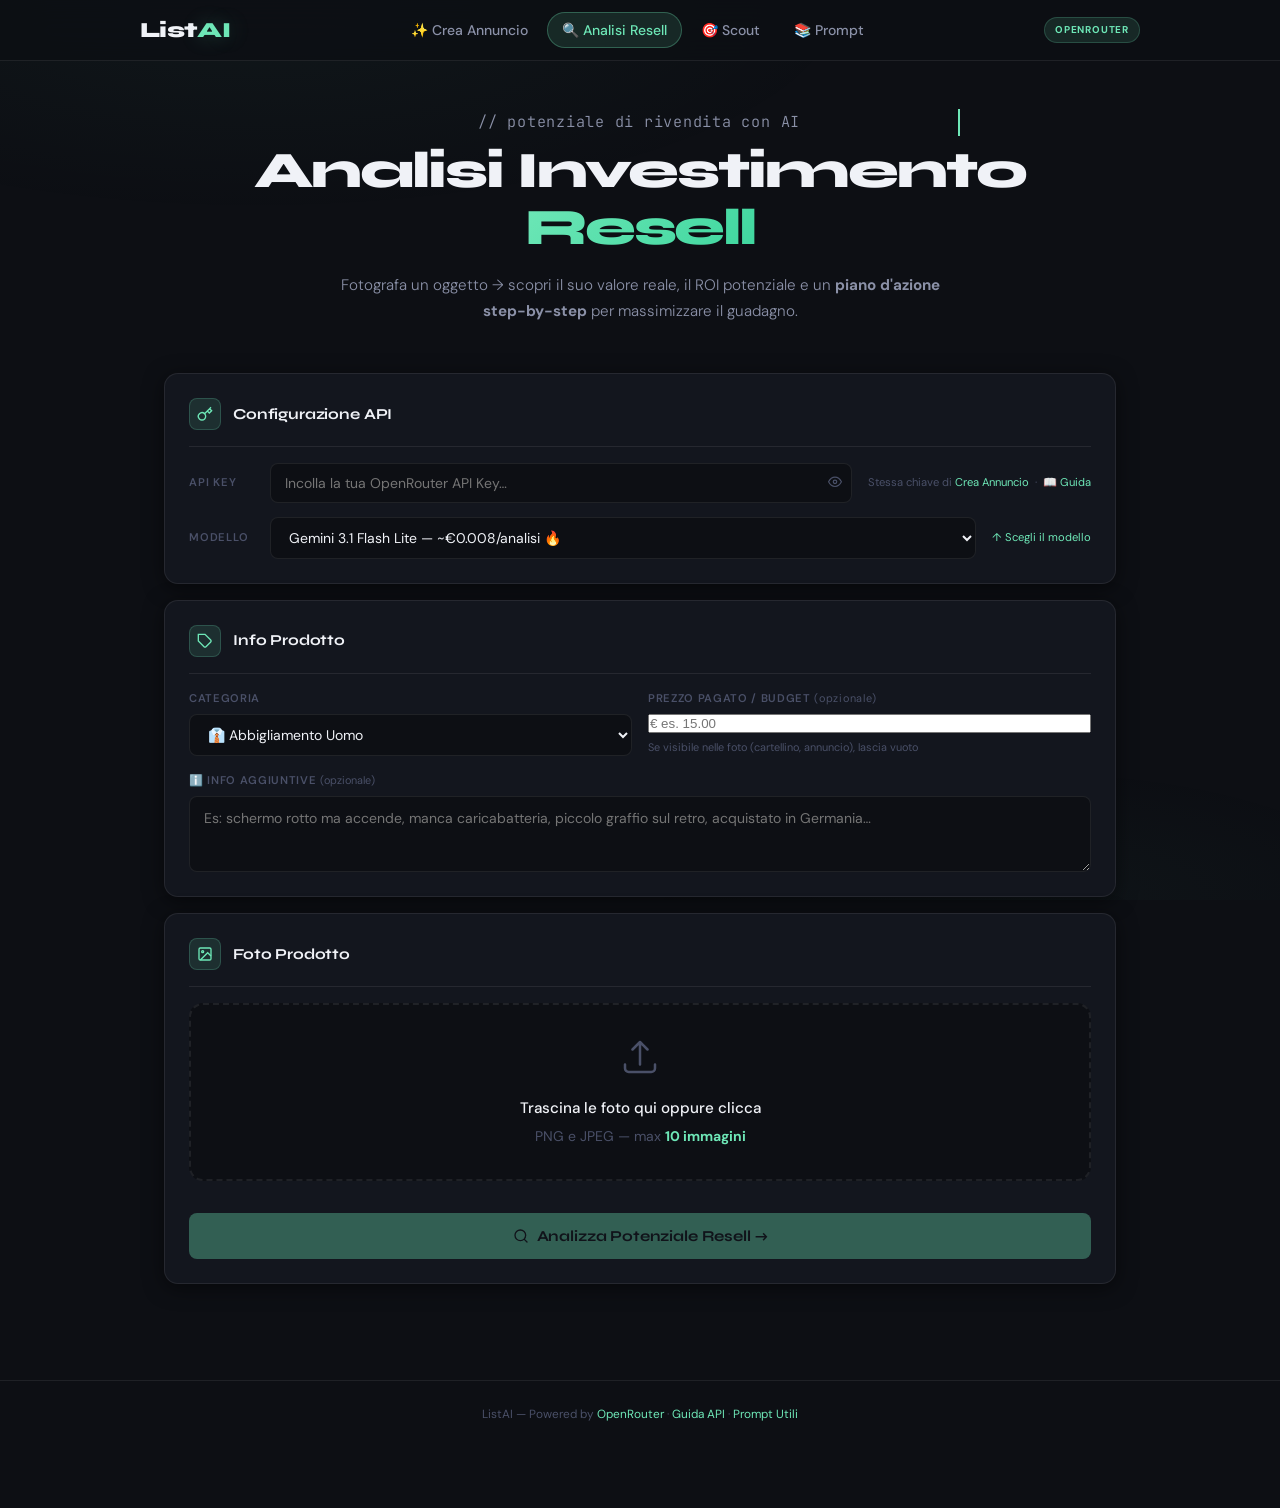
<file: resell.html>
<!DOCTYPE html>
<html lang="it">
<head>
  <meta charset="UTF-8"/>
  <meta name="viewport" content="width=device-width,initial-scale=1.0,maximum-scale=1.0,user-scalable=no"/>
  <meta name="application-name" content="ListAI">
  <meta name="apple-mobile-web-app-title" content="ListAI">
  <link rel="icon" href="icon.jpg">
  <link rel="apple-touch-icon" href="icon.jpg">
  <title>ListAI — Resell Scout</title>
  <link rel="preconnect" href="https://fonts.googleapis.com"/>
  <link rel="preconnect" href="https://fonts.gstatic.com" crossorigin/>
  <link href="https://fonts.googleapis.com/css2?family=Syne:wght@400;500;600;700;800&family=DM+Sans:opsz,wght@9..40,300;9..40,400;9..40,500&family=JetBrains+Mono:wght@400;500&display=swap" rel="stylesheet"/>
  <link rel="stylesheet" href="style.css?v=4"/>
</head>
<body>

<div id="scroll-progress"></div>
<div class="toast" id="toast" style="display:none">
  <div class="toast-dot"></div>
  <span id="toast-msg"></span>
</div>

<!-- Modal salvataggio chiave -->
<div class="modal-o" id="saveModal">
  <div class="modal">
    <h3>💾 Salvare la chiave API?</h3>
    <p>Vuoi memorizzare la tua OpenRouter API Key per <strong>1 mese</strong>? Verrà inserita automaticamente ad ogni visita. Resta solo nel tuo browser.</p>
    <div class="mbtns">
      <button class="mbtn y" onclick="saveKey(true)">✅ Sì, salva</button>
      <button class="mbtn n" onclick="saveKey(false)">No, grazie</button>
    </div>
  </div>
</div>

<header>
  <div class="hi">
    <a href="index.html" class="logo">List<span>AI</span></a>
    <nav class="nav">
      <a href="index.html" id="nav-create">✨ Crea Annuncio</a>
      <a href="resell.html" class="active" id="nav-resell">🔍 Analisi Resell</a>
      <a href="scout.html" id="nav-scout">🎯 Scout</a>
      <a href="prompts.html" id="nav-prompts">📚 Prompt</a>
    </nav>
    <button class="mobile-menu-btn" onclick="document.querySelector('.nav').classList.toggle('open')">☰</button>
    <span class="badge">OpenRouter</span>
  </div>
</header>

<main>
  <div class="hero">
    <p class="hero-tagline">// potenziale di rivendita con AI</p>
    <h1>Analisi Investimento <span class="gradient-text">Resell</span></h1>
    <p>
      Fotografa un oggetto → scopri il suo valore reale, il ROI potenziale
      e un <strong>piano d'azione step-by-step</strong> per massimizzare il guadagno.
    </p>
  </div>

  <!-- API Key + Modello -->
  <div class="card">
    <div class="card-header">
      <div class="card-header-icon">
        <svg width="16" height="16" fill="none" stroke="currentColor" stroke-width="2" viewBox="0 0 24 24"><path d="M21 2l-2 2m-7.61 7.61a5.5 5.5 0 1 1-7.778 7.778 5.5 5.5 0 0 1 7.777-7.777zm0 0L15.5 7.5m0 0l3 3L22 7l-3-3m-3.5 3.5L19 4"/></svg>
      </div>
      <div class="card-title">Configurazione API</div>
    </div>

    <div class="api-row" style="margin-bottom:.85rem">
      <span class="albl">API Key</span>
      <div class="aiw">
        <input class="ainp" type="password" id="apiKey" placeholder="Incolla la tua OpenRouter API Key…" autocomplete="off"/>
        <button class="eye" onclick="toggleKey()">
          <svg id="eyeIcon" width="14" height="14" fill="none" stroke="currentColor" stroke-width="2" viewBox="0 0 24 24">
            <path d="M1 12s4-8 11-8 11 8 11 8-4 8-11 8-11-8-11-8z"/><circle cx="12" cy="12" r="3"/>
          </svg>
        </button>
      </div>
      <span class="ahint">
        Stessa chiave di <a href="index.html">Crea Annuncio</a>
        &nbsp;·&nbsp;
        <a href="guide.html">📖 Guida</a>
      </span>
    </div>

    <div class="api-row">
      <span class="albl">Modello</span>
      <div style="flex:1;min-width:190px;display:flex;flex-direction:column;gap:.38rem">
        <select class="msel" id="modelSelect" onchange="onModelChange()">
          <optgroup label="⭐ Migliore qualità/prezzo">
            <option value="google/gemini-3.1-flash-lite" selected>Gemini 3.1 Flash Lite — ~€0.008/analisi 🔥</option>
          </optgroup>
          <optgroup label="✨ Gemini">
            <option value="google/gemini-2.5-flash">Gemini 2.5 Flash — ~€0.010/analisi ⭐</option>
            <option value="google/gemini-3-flash-preview">Gemini 3 Flash — ~€0.010/analisi</option>
            <option value="google/gemini-3.1-pro-preview">Gemini 3.1 Pro — ~€0.017/analisi</option>
            <option value="google/gemini-2.5-pro">Gemini 2.5 Pro — ~€0.019/analisi</option>
          </optgroup>
          <optgroup label="🌐 Altri">
            <option value="openai/gpt-4o-mini">GPT-4o Mini — ~€0.011/analisi</option>
          </optgroup>
          <optgroup label="🔧 Personalizzato">
            <option value="custom">✏️ Inserisci il tuo modello…</option>
          </optgroup>
        </select>
        <input class="ainp-plain" type="text" id="customModel" placeholder="es. google/gemini-2.5-flash…" style="display:none" autocomplete="off"/>
      </div>
      <span class="ahint" style="color:var(--color-accent)">↑ Scegli il modello</span>
    </div>
  </div>

  <!-- Info Prodotto -->
  <div class="card">
    <div class="card-header">
      <div class="card-header-icon">
        <svg width="16" height="16" fill="none" stroke="currentColor" stroke-width="2" viewBox="0 0 24 24"><path d="M20.59 13.41l-7.17 7.17a2 2 0 0 1-2.83 0L2 12V2h10l8.59 8.59a2 2 0 0 1 0 2.82z"/><line x1="7" y1="7" x2="7.01" y2="7"/></svg>
      </div>
      <div class="card-title">Info Prodotto</div>
    </div>

    <div class="egrid" style="margin-bottom:.85rem">
      <div class="ig">
        <label>Categoria</label>
        <select id="r-categoria" onchange="onResellCategoriaChange()">
          <option value="uomo">👔 Abbigliamento Uomo</option>
          <option value="donna">👗 Abbigliamento Donna</option>
          <option value="unisex">🧥 Abbigliamento Unisex</option>
          <option value="griffati">💎 Articoli Griffati</option>
          <option value="bambini">🧸 Bambini</option>
          <option value="sport">⚽ Sport</option>
          <option value="elettronica">📱 Elettronica</option>
          <option value="casa">🏠 Casa / Arredamento</option>
          <option value="intrattenimento">🎬 Intrattenimento</option>
          <option value="hobby">🎨 Hobby e Collezionismo</option>
        </select>
      </div>
      <div class="ig">
        <label>Prezzo pagato / budget <span style="font-weight:400;font-size:.68rem;text-transform:none">(opzionale)</span></label>
        <input type="number" id="r-prezzo" min="0" step="0.5" placeholder="€ es. 15.00"/>
        <span class="hint">Se visibile nelle foto (cartellino, annuncio), lascia vuoto</span>
      </div>
    </div>

    <!-- Opzioni contestuali per categoria -->
    <div class="conditional-opts" id="opts-elettronica">
      <label style="font-size:var(--text-sm);font-weight:600;color:var(--color-text-secondary);display:block;margin-bottom:var(--space-2)">📱 Gestione elettronica:</label>
      <div class="radio-group">
        <label class="radio-item"><input type="radio" name="r-modalita" value="Riparo da solo (DIY)"/><span>🔧 Riparo da solo (DIY)</span></label>
        <label class="radio-item"><input type="radio" name="r-modalita" value="Porto da un tecnico specializzato"/><span>🏪 Porto da un tecnico</span></label>
        <label class="radio-item"><input type="radio" name="r-modalita" value="Vendo as-is senza riparare"/><span>💸 Vendo as-is (senza riparare)</span></label>
        <label class="radio-item"><input type="radio" name="r-modalita" value="Smonto per parti"/><span>🔩 Smonto per parti</span></label>
      </div>
    </div>

    <div class="conditional-opts" id="opts-abbigliamento">
      <label style="font-size:var(--text-sm);font-weight:600;color:var(--color-text-secondary);display:block;margin-bottom:var(--space-2)">👗 Gestione difetti:</label>
      <div class="radio-group">
        <label class="radio-item"><input type="radio" name="r-modalita" value="Lavo e stiro da solo"/><span>🫧 Lavo/stiro da solo</span></label>
        <label class="radio-item"><input type="radio" name="r-modalita" value="Porto in lavanderia professionale"/><span>👔 Lavanderia professionale</span></label>
        <label class="radio-item"><input type="radio" name="r-modalita" value="Porto da una sartoria"/><span>🧵 Sartoria (riparazioni)</span></label>
        <label class="radio-item"><input type="radio" name="r-modalita" value="Vendo com'è dichiarando i difetti"/><span>💬 Vendo com'è (dichiaro difetti)</span></label>
      </div>
    </div>

    <div class="conditional-opts" id="opts-griffati">
      <label style="font-size:var(--text-sm);font-weight:600;color:var(--color-text-secondary);display:block;margin-bottom:var(--space-2)">💎 Autenticazione:</label>
      <div class="radio-group">
        <label class="radio-item"><input type="radio" name="r-modalita" value="Autenticazione online (Entrupy, Real Authentication)"/><span>✅ Servizio autenticazione online</span></label>
        <label class="radio-item"><input type="radio" name="r-modalita" value="Vendo fidandomi delle foto senza autenticazione"/><span>📸 Vendo fidandomi delle foto</span></label>
      </div>
    </div>

    <div class="conditional-opts" id="opts-casa">
      <label style="font-size:var(--text-sm);font-weight:600;color:var(--color-text-secondary);display:block;margin-bottom:var(--space-2)">🏠 Dove vuoi vendere:</label>
      <div class="radio-group">
        <label class="radio-item"><input type="radio" name="r-modalita" value="Vendo su Vinted (articoli piccoli)"/><span>🛍 Vinted (articoli piccoli)</span></label>
        <label class="radio-item"><input type="radio" name="r-modalita" value="Vendo su Marketplace o Subito (articoli grandi)"/><span>🚚 Marketplace/Subito (articoli grandi)</span></label>
        <label class="radio-item"><input type="radio" name="r-modalita" value="Valuta entrambe le opzioni di vendita"/><span>🔍 Valuta entrambe le opzioni</span></label>
      </div>
    </div>

    <div class="conditional-opts" id="opts-hobby">
      <label style="font-size:var(--text-sm);font-weight:600;color:var(--color-text-secondary);display:block;margin-bottom:var(--space-2)">🎨 Piattaforma preferita:</label>
      <div class="radio-group">
        <label class="radio-item"><input type="radio" name="r-modalita" value="Vinted"/><span>🛍 Vinted</span></label>
        <label class="radio-item"><input type="radio" name="r-modalita" value="eBay"/><span>🌐 eBay</span></label>
        <label class="radio-item"><input type="radio" name="r-modalita" value="Mercatino specializzato"/><span>🏪 Mercatino specializzato</span></label>
        <label class="radio-item"><input type="radio" name="r-modalita" value="Valuta la migliore opzione di vendita"/><span>🔍 Valuta la migliore opzione</span></label>
      </div>
    </div>

    <div class="ig" style="margin-top:var(--space-4)">
      <label>ℹ️ Info aggiuntive <span style="font-weight:400;text-transform:none;letter-spacing:0;font-size:.68rem">(opzionale)</span></label>
      <textarea id="r-extra" placeholder="Es: schermo rotto ma accende, manca caricabatteria, piccolo graffio sul retro, acquistato in Germania…"></textarea>
    </div>
  </div>

  <!-- Upload foto -->
  <div class="card">
    <div class="card-header">
      <div class="card-header-icon">
        <svg width="16" height="16" fill="none" stroke="currentColor" stroke-width="2" viewBox="0 0 24 24"><rect x="3" y="3" width="18" height="18" rx="2"/><circle cx="8.5" cy="8.5" r="1.5"/><polyline points="21 15 16 10 5 21"/></svg>
      </div>
      <div class="card-title">Foto Prodotto</div>
    </div>

    <div class="drop" id="dz">
      <input type="file" id="fi" accept=".jpg,.jpeg,.png" multiple/>
      <svg class="drop-icon" fill="none" stroke="currentColor" stroke-width="1.5" viewBox="0 0 24 24">
        <path stroke-linecap="round" stroke-linejoin="round" d="M3 16.5v2.25A2.25 2.25 0 005.25 21h13.5A2.25 2.25 0 0021 18.75V16.5m-13.5-9L12 3m0 0l4.5 4.5M12 3v13.5"/>
      </svg>
      <p class="drop-t">Trascina le foto qui oppure clicca</p>
      <p class="drop-s">PNG e JPEG — max <strong>10 immagini</strong></p>
    </div>
    <div class="pgrid" id="pg"></div>
    <p class="pcnt" id="pc"></p>
    <div class="errmsg" id="em"></div>
    <button class="btn-go" id="go" onclick="analyzeResell()" disabled>
      <svg width="16" height="16" fill="none" stroke="currentColor" stroke-width="2" viewBox="0 0 24 24">
        <path stroke-linecap="round" stroke-linejoin="round" d="M21 21l-4.35-4.35M11 19a8 8 0 100-16 8 8 0 000 16z"/>
      </svg>
      Analizza Potenziale Resell →
    </button>
  </div>

  <!-- RESULTS (hidden initially) -->
  <div id="results-r" style="display:none">

    <div class="rh">
      <svg width="18" height="18" fill="none" stroke="var(--color-accent)" stroke-width="2" viewBox="0 0 24 24">
        <path stroke-linecap="round" stroke-linejoin="round" d="M9 12l2 2 4-4m6 2a9 9 0 11-18 0 9 9 0 0118 0z"/>
      </svg>
      <h2>Analisi Resell</h2>
    </div>

    <!-- Card 1: Prodotto Identificato -->
    <div class="card">
      <div class="clbl">
        <svg width="11" height="11" fill="none" stroke="currentColor" stroke-width="2" viewBox="0 0 24 24"><circle cx="11" cy="11" r="8"/><path d="M21 21l-4.35-4.35"/></svg>
        Prodotto Identificato
      </div>
      <div id="r-prodotto"  class="prodotto-header">
        <div>
          <div class="prodotto-nome" id="r-prodotto-nome">—</div>
          <div class="prodotto-condizioni" id="r-prodotto-cond">—</div>
          <div class="prodotto-timing" id="r-timing-vendita" style="display:none"></div>
        </div>
        <div style="display:flex;flex-direction:column;gap:.35rem;align-items:flex-end">
          <span class="auth-badge auth-nd" id="r-auth-badge">—</span>
          <span class="trend-badge" id="r-trend-badge" style="display:none">—</span>
        </div>
      </div>
    </div>

    <!-- Card 2: Valore di Mercato -->
    <div class="card">
      <div class="clbl">
        <svg width="11" height="11" fill="none" stroke="currentColor" stroke-width="2" viewBox="0 0 24 24"><line x1="12" y1="1" x2="12" y2="23"/><path d="M17 5H9.5a3.5 3.5 0 000 7h5a3.5 3.5 0 010 7H6"/></svg>
        Valore di Mercato
      </div>
      <div class="value-comparison" id="r-values"></div>
      <div class="roi-display" id="r-roi" style="display:none">
        <div class="roi-item">
          <div class="roi-label">ROI as-is</div>
          <div class="roi-value" id="r-roi-asis">—</div>
        </div>
        <div class="roi-item">
          <div class="roi-label">ROI ottimale</div>
          <div class="roi-value" id="r-roi-ottimale">—</div>
        </div>
        <div class="roi-item">
          <div class="roi-label">Prezzo acquisto</div>
          <div class="roi-value neutral" id="r-roi-prezzo">—</div>
        </div>
        <div class="roi-item" style="display:none">
          <div class="roi-label">💰 Netto as-is</div>
          <div class="roi-value" id="r-gain-asis">—</div>
        </div>
        <div class="roi-item" style="display:none">
          <div class="roi-label">💰 Netto ottimale</div>
          <div class="roi-value" id="r-gain-ottimale">—</div>
        </div>
      </div>
    </div>

    <!-- Card 3: Piano d'Azione Step by Step -->
    <div class="card">
      <div class="clbl">
        <svg width="11" height="11" fill="none" stroke="currentColor" stroke-width="2" viewBox="0 0 24 24"><polyline points="9 11 12 14 22 4"/><path d="M21 12v7a2 2 0 01-2 2H5a2 2 0 01-2-2V5a2 2 0 012-2h11"/></svg>
        Piano d'Azione Step-by-Step
      </div>
      <div id="r-steps"></div>
    </div>

    <!-- Card 4: Dove Vendere -->
    <div class="card">
      <div class="clbl">
        <svg width="11" height="11" fill="none" stroke="currentColor" stroke-width="2" viewBox="0 0 24 24"><path d="M3 9l9-7 9 7v11a2 2 0 01-2 2H5a2 2 0 01-2-2z"/><polyline points="9 22 9 12 15 12 15 22"/></svg>
        Dove Vendere
      </div>
      <div class="platform-list" id="r-platforms"></div>
    </div>

    <!-- Card 5: Raccomandazione Finale -->
    <div class="card recommendation-card">
      <div class="clbl" style="color:var(--color-accent)">
        <svg width="11" height="11" fill="currentColor" viewBox="0 0 24 24"><path d="M12 2l3.09 6.26L22 9.27l-5 4.87 1.18 6.88L12 17.77l-6.18 3.25L7 14.14 2 9.27l6.91-1.01L12 2z"/></svg>
        Raccomandazione Finale
      </div>
      <div class="rec-price" id="r-rec-price">—</div>
      <div class="rec-gain" id="r-rec-gain">—</div>
      <div class="rec-time" id="r-rec-time">—</div>
      <div class="rec-why" id="r-rec-why">—</div>
    </div>

    <!-- Card 6: Avvertenze (se presenti) -->
    <div class="card" id="r-warnings-card" style="display:none">
      <div class="clbl" style="color:var(--color-warning)">
        <svg width="11" height="11" fill="none" stroke="currentColor" stroke-width="2" viewBox="0 0 24 24"><path d="M10.29 3.86L1.82 18a2 2 0 001.71 3h16.94a2 2 0 001.71-3L13.71 3.86a2 2 0 00-3.42 0z"/><line x1="12" y1="9" x2="12" y2="13"/><line x1="12" y1="17" x2="12.01" y2="17"/></svg>
        Avvertenze
      </div>
      <div id="r-warnings-list"></div>
    </div>

  </div>
</main>

<footer>
  ListAI — Powered by <a href="https://openrouter.ai" target="_blank">OpenRouter</a>
  &middot; <a href="guide.html">Guida API</a>
  &middot; <a href="prompts.html">Prompt Utili</a>
</footer>

<script>
/* ════════════════════════════════════════════
   resell.js — inline (pagina autonoma)
   ════════════════════════════════════════════ */

var files = [], pendingKey = '';

/* ── Scroll progress ── */
window.addEventListener('scroll', function() {
  var el = document.getElementById('scroll-progress');
  if (!el) return;
  var pct = window.scrollY / (document.body.scrollHeight - window.innerHeight) * 100;
  el.style.width = Math.min(pct, 100) + '%';
});

/* ── Toast ── */
function showToast(msg) {
  var t = document.getElementById('toast'), m = document.getElementById('toast-msg');
  if (!t || !m) return;
  m.textContent = msg; t.style.display = 'flex';
  clearTimeout(t._timeout);
  t._timeout = setTimeout(function() { t.style.display = 'none'; }, 2800);
}

/* ── Nav active ── */
(function() {
  var page = location.pathname.split('/').pop() || 'index.html';
  var link = document.querySelector('a[href="' + page + '"]');
  if (link) link.classList.add('active');
})();

/* ── Carica chiave salvata ── */
(function() {
  try {
    var k = localStorage.getItem('lai_k'), e = localStorage.getItem('lai_e');
    if (k && e && Date.now() < +e) document.getElementById('apiKey').value = k;
  } catch (_) {}
})();

function toggleKey() {
  var i = document.getElementById('apiKey');
  i.type = i.type === 'password' ? 'text' : 'password';
}
function promptSave(k) { pendingKey = k; document.getElementById('saveModal').classList.add('open'); }
function saveKey(yes) {
  document.getElementById('saveModal').classList.remove('open');
  if (yes && pendingKey) {
    try { localStorage.setItem('lai_k', pendingKey); localStorage.setItem('lai_e', Date.now() + 30*24*60*60*1000); } catch (_) {}
    showToast('✅ Chiave API salvata per 1 mese');
  }
  pendingKey = '';
}

/* ── Model ── */
function onModelChange() {
  var v = document.getElementById('modelSelect').value;
  var ci = document.getElementById('customModel');
  ci.style.display = v === 'custom' ? 'block' : 'none';
  if (v === 'custom') ci.focus();
}
function getModel() {
  var v = document.getElementById('modelSelect').value;
  if (v === 'custom') { var c = document.getElementById('customModel').value.trim(); return c || 'google/gemini-3.1-flash-lite'; }
  return v;
}

/* ── Opzioni contestuali ── */
var CLOTHING_CATS_R = ['uomo', 'donna', 'unisex', 'bambini', 'sport'];

function onResellCategoriaChange() {
  var cat = document.getElementById('r-categoria').value;
  document.getElementById('opts-elettronica').classList.toggle('visible', cat === 'elettronica');
  document.getElementById('opts-abbigliamento').classList.toggle('visible', CLOTHING_CATS_R.includes(cat));
  document.getElementById('opts-griffati').classList.toggle('visible', cat === 'griffati');
  document.getElementById('opts-casa').classList.toggle('visible', cat === 'casa');
  document.getElementById('opts-hobby').classList.toggle('visible', cat === 'hobby' || cat === 'intrattenimento');
  // Clear previous selections when category changes
  document.querySelectorAll('input[name="r-modalita"]').forEach(function(r) { r.checked = false; });
}

function getModalita() {
  var sel = document.querySelector('input[name="r-modalita"]:checked');
  return sel ? sel.value : null;
}

function getCategoriaResell() {
  var map = {
    donna: 'Abbigliamento Donna', uomo: 'Abbigliamento Uomo', unisex: 'Abbigliamento Unisex',
    griffati: 'Articoli Griffati', bambini: 'Abbigliamento Bambini', sport: 'Sport',
    elettronica: 'Elettronica', casa: 'Casa / Arredamento',
    intrattenimento: 'Intrattenimento', hobby: 'Hobby e Collezionismo'
  };
  return map[document.getElementById('r-categoria').value] || 'Generico';
}

/* ── File upload ── */
var dz = document.getElementById('dz');
dz.addEventListener('dragover', function(e) { e.preventDefault(); dz.classList.add('over'); });
dz.addEventListener('dragleave', function() { dz.classList.remove('over'); });
dz.addEventListener('drop', function(e) { e.preventDefault(); dz.classList.remove('over'); addFiles([...e.dataTransfer.files]); });
document.getElementById('fi').addEventListener('change', function(e) { addFiles([...e.target.files]); });

function addFiles(f) {
  var v = f.filter(function(x) { return x.type === 'image/jpeg' || x.type === 'image/png'; });
  files = [...files, ...v].slice(0, 10);
  renderP();
  document.getElementById('go').disabled = files.length === 0;
  hideErr();
}
function removeFile(i) { files.splice(i, 1); renderP(); document.getElementById('go').disabled = files.length === 0; }
function renderP() {
  var g = document.getElementById('pg'); g.innerHTML = '';
  files.forEach(function(f, i) {
    var u = URL.createObjectURL(f), d = document.createElement('div');
    d.className = 'pi';
    d.innerHTML = '<img src="' + u + '"/><button class="pr" onclick="removeFile(' + i + ')">&#x2715;</button>';
    g.appendChild(d);
  });
  document.getElementById('pc').textContent = files.length ? files.length + '/10 immagini' : '';
}
function showErr(m) { var e = document.getElementById('em'); e.textContent = m; e.style.display = 'block'; }
function hideErr() { document.getElementById('em').style.display = 'none'; }

/* ── Resize ── */
function resEnc(file, max) {
  max = max || 640;
  return new Promise(function(res, rej) {
    var img = new Image(), url = URL.createObjectURL(file);
    img.onload = function() {
      var sc = Math.min(1, max / Math.max(img.width, img.height));
      var w = Math.round(img.width * sc), h = Math.round(img.height * sc);
      var c = document.createElement('canvas'); c.width = w; c.height = h;
      c.getContext('2d').drawImage(img, 0, 0, w, h);
      URL.revokeObjectURL(url);
      res(c.toDataURL('image/jpeg', 0.82).split(',')[1]);
    };
    img.onerror = function() { rej(new Error('Errore lettura immagine')); };
    img.src = url;
  });
}

function escHtml(s) {
  return String(s || '').replace(/&/g, '&amp;').replace(/</g, '&lt;').replace(/>/g, '&gt;');
}

/* ════════════════════════════════
   ANALYZE RESELL
   ════════════════════════════════ */
async function analyzeResell() {
  var apiKey = document.getElementById('apiKey').value.trim();
  var model = getModel();
  if (!apiKey) { showErr('Inserisci la tua OpenRouter API Key.'); return; }
  if (!files.length) { showErr("Carica almeno un'immagine."); return; }
  hideErr();

  var btn = document.getElementById('go');
  btn.disabled = true;
  btn.innerHTML = '<span class="sp"></span> Analisi in corso…';
  document.getElementById('results-r').style.display = 'none';

  var savedKey = (function() { try { return localStorage.getItem('lai_k'); } catch (_) { return null; } })();

  try {
    var imgs = await Promise.all(files.map(async function(f) {
      var b64 = await resEnc(f, 640);
      return { type: 'image_url', image_url: { url: 'data:image/jpeg;base64,' + b64 } };
    }));

    var categoria = getCategoriaResell();
    var prezzoAcquisto = document.getElementById('r-prezzo').value.trim();
    var modalitaRiparazione = getModalita();
    var infoExtra = document.getElementById('r-extra').value.trim();

    var oggi = new Date();
    var dataResell = oggi.toLocaleDateString('it-IT', { weekday: 'long', year: 'numeric', month: 'long', day: 'numeric' });

    var resellPrompt =
      // ═══════════════════════════════════════════
      // IDENTITÀ
      // ═══════════════════════════════════════════
      'Sei RESELLAI, un analista esperto di investimenti nel mercato second-hand con specializzazione ' +
      'su Vinted Italia, eBay IT e Subito.it. ' +
      'La tua analisi deve essere CONCRETA e REMUNERATIVA: zero consigli vaghi, zero ottimismo ingiustificato. ' +
      'Se la resell non conviene, dillo chiaramente. Se conviene, mostra esattamente quanto si guadagna.\n\n' +

      'DATA ANALISI: ' + dataResell + '\n\n' +

      // ═══════════════════════════════════════════
      // INPUT
      // ═══════════════════════════════════════════
      'PRODOTTO DA ANALIZZARE:\n' +
      '- Categoria: ' + categoria + '\n' +
      (prezzoAcquisto ? '- Prezzo pagato: €' + prezzoAcquisto + '\n' : '- Prezzo acquisto: non fornito (stimalo da foto o cartellino visibile)\n') +
      (modalitaRiparazione ? '- Approccio preferito: ' + modalitaRiparazione + '\n' : '') +
      (infoExtra ? '- Note aggiuntive: ' + infoExtra + '\n' : '') +

      // ═══════════════════════════════════════════
      // FASE 1 — IDENTIFICAZIONE
      // ═══════════════════════════════════════════
      '\n═══ FASE 1: IDENTIFICAZIONE PRODOTTO ═══\n' +
      'Analizza TUTTE le immagini. Identifica:\n' +
      '1. Brand + modello + anno/generazione esatti (leggi le etichette)\n' +
      '2. Tutti i difetti visibili: graffi, rotture, macchie, usura, deformazioni\n' +
      '3. Componenti presenti/mancanti (es: iPhone senza caricabatterie, borsa senza tracolla)\n' +
      '4. Autenticità: "verificata visivamente" / "sospetta (motivo: X)" / "non determinabile"\n' +
      '5. Prezzo originale dal cartellino se visibile nelle foto\n' +
      '6. Valore specifico come oggetto da collezione se applicabile\n\n' +

      // ═══════════════════════════════════════════
      // FASE 2 — VALORE DI MERCATO
      // ═══════════════════════════════════════════
      '\n═══ FASE 2: ANALISI VALORE ═══\n\n' +
      'A) VALORE ATTUALE (as-is, senza interventi):\n' +
      '   - Vinted.it: range realistico per questo articolo in QUESTE condizioni ora\n' +
      '   - eBay.it: range usato (considera shipped prices, non listed prices)\n' +
      '   - Subito/Facebook Marketplace: se rilevante per categoria e dimensioni\n' +
      '   - "Per parti" se elettronica: valore totale dei singoli componenti venduti separatamente\n\n' +

      'B) VALORE DOPO INTERVENTO:\n' +
      '   - Dopo pulizia professionale: stima incremento valore (€X in più)\n' +
      '   - Dopo riparazione specifica: stima incremento (€X in più)\n' +
      '   - Valore massimo raggiungibile con intervento ottimale\n' +
      '   → Indica NULL se un intervento non è applicabile o non conviene\n\n' +

      'C) CALCOLO ROI REALE (incluse commissioni):\n' +
      '   Commissioni Vinted: 5% dell\'importo + €0.70 fissi (pagati dall\'acquirente, ma impattano sul prezzo percepito)\n' +
      '   Commissioni eBay: ~12.8% sul totale transazione + PayPal fees ~2.5%\n' +
      '   → Calcola guadagno_netto = valore_vendita - costo_acquisto - costo_intervento - commissioni_piattaforma\n' +
      '   → Calcola ROI = (guadagno_netto / costo_totale) × 100\n' +
      '   → Calcola per scenario as-is E scenario ottimale\n\n' +

      'D) TREND DI MERCATO:\n' +
      '   - Questo articolo sta salendo o scendendo di valore nel 2025-2026?\n' +
      '   - C\'\u00e8 un trend attivo che lo valorizza? (es. Y2K, vintage 90s, gorpcore, quiet luxury)\n' +
      '   - Conviene vendere ORA o aspettare il momento migliore? (es. piumino → aspetta ottobre)\n\n' +

      // ═══════════════════════════════════════════
      // FASE 3 — PIANO D'AZIONE
      // ═══════════════════════════════════════════
      '\n═══ FASE 3: PIANO D\'AZIONE STEP-BY-STEP ═══\n' +
      'Approccio preferito dall\'utente: ' + (modalitaRiparazione || 'determina il più redditizio') + '\n' +
      'Per OGNI step fornisci:\n' +
      '- Azione SPECIFICA (es. "Lava a 30° in lavatrice con detersivo delicato", non "lava il capo")\n' +
      '- Tempo stimato realistico\n' +
      '- Costo stimato (€0 se fai da solo, stima mercato se affidata)\n' +
      '- Difficoltà: facile / media / difficile\n' +
      '- Rischio di peggiorare l\'articolo: basso / medio / alto\n' +
      '- Guadagno atteso da QUESTO step specifico (+€X sul prezzo di vendita)\n\n' +

      // ═══════════════════════════════════════════
      // FASE 4 — PIATTAFORME
      // ═══════════════════════════════════════════
      '\n═══ FASE 4: DOVE VENDERE ═══\n' +
      'Confronta le piattaforme rilevanti per questo articolo:\n' +
      '- Vinted.it: commissioni acquirente 5%+€0.70, zero commissioni venditore, spedizione gestita\n' +
      '- eBay.it: commissioni ~12.8% totale, audience più ampia, buyer protection più rigida\n' +
      '- Subito.it / Facebook Marketplace: zero commissioni, consegna a mano, pubblico locale\n' +
      '- Piattaforme specializzate se rilevanti: StockX, GOAT (sneakers), Depop (vintage), ecc.\n' +
      'Per ogni piattaforma: pro, contro, commissione esatta, consigliata sì/no e perché.\n\n' +

      // ═══════════════════════════════════════════
      // OUTPUT JSON
      // ═══════════════════════════════════════════
      '\n═══ OUTPUT: SOLO JSON VALIDO ═══\n' +
      'Zero markdown. Zero testo fuori dal JSON.\n' +
      '{\n' +
      '  "prodotto": {\n' +
      '    "identificato": "Brand Modello Anno",\n' +
      '    "condizioni_attuali": "descrizione onesta e completa di tutti i difetti",\n' +
      '    "prezzo_acquisto_rilevato": "€X o null",\n' +
      '    "autenticita": "verificata visivamente / sospetta / non determinabile",\n' +
      '    "trend_mercato": "in crescita / stabile / in declino",\n' +
      '    "momento_vendita_ottimale": "ora / tra X mesi (mese consigliato)"\n' +
      '  },\n' +
      '  "valori": {\n' +
      '    "as_is": {"vinted": "€X-Y", "ebay": "€X-Y", "subito": "€X-Y o null", "per_parti": "€X-Y o null"},\n' +
      '    "dopo_pulizia": "€X-Y o null",\n' +
      '    "dopo_riparazione": "€X-Y o null",\n' +
      '    "valore_massimo_raggiungibile": "€X",\n' +
      '    "roi_as_is": "X% o null",\n' +
      '    "roi_ottimale": "X% o null",\n' +
      '    "guadagno_netto_as_is": "€X (dopo commissioni e costi) o null",\n' +
      '    "guadagno_netto_ottimale": "€X (dopo commissioni e costi) o null"\n' +
      '  },\n' +
      '  "piano_azione": [\n' +
      '    {\n' +
      '      "step": 1,\n' +
      '      "titolo": "Titolo breve e specifico",\n' +
      '      "descrizione": "Istruzione pratica esatta, non generica",\n' +
      '      "tempo": "X minuti/ore",\n' +
      '      "costo": "€X",\n' +
      '      "difficolta": "facile",\n' +
      '      "rischio": "basso",\n' +
      '      "guadagno_atteso": "+€X sul valore finale"\n' +
      '    }\n' +
      '  ],\n' +
      '  "piattaforme": [\n' +
      '    {"nome": "Vinted", "commissione": "0% venditore + 5%+€0.70 acquirente", "pro": "...", "contro": "...", "consigliata": true},\n' +
      '    {"nome": "eBay", "commissione": "~12.8% totale + PayPal", "pro": "...", "contro": "...", "consigliata": false}\n' +
      '  ],\n' +
      '  "raccomandazione_finale": {\n' +
      '    "piattaforma": "Nome",\n' +
      '    "strategia": "as_is / dopo_pulizia / dopo_riparazione / per_parti / aspetta",\n' +
      '    "prezzo_target": "€X",\n' +
      '    "guadagno_netto_stimato": "€X (dopo commissioni, costi e spedizione)",\n' +
      '    "roi_effettivo": "X%",\n' +
      '    "tempo_totale_stimato": "X ore di lavoro + X giorni attesa vendita",\n' +
      '    "perche": "Spiegazione 2-3 frasi con dati concreti"\n' +
      '  },\n' +
      '  "avvertenze": [],\n' +
      '  "confidence_score": 85\n' +
      '}';

    var body = {
      model: model,
      messages: [{ role: 'user', content: [{ type: 'text', text: resellPrompt }].concat(imgs) }],
      temperature: 0.10,
      max_tokens: 2000
    };

    async function fetchR(url, opts, n) {
      n = n || 3;
      for (var i = 1; i <= n; i++) {
        var r = await fetch(url, opts);
        if ((r.status === 429 || r.status === 503) && i < n) {
          var w = i * 10;
          btn.innerHTML = '<span class="sp"></span> Occupato, riprovo tra ' + w + 's…';
          await new Promise(function(res) { setTimeout(res, w * 1000); });
          continue;
        }
        return r;
      }
    }

    var resp = await fetchR('https://openrouter.ai/api/v1/chat/completions', {
      method: 'POST',
      headers: {
        'Content-Type': 'application/json',
        'Authorization': 'Bearer ' + apiKey,
        'HTTP-Referer': location.href,
        'X-Title': 'ListAI Resell'
      },
      body: JSON.stringify(body)
    });

    if (!resp.ok) {
      var err = await resp.json().catch(function() { return {}; });
      if (resp.status === 401) throw new Error('API Key non valida — controlla su openrouter.ai/keys');
      if (resp.status === 429) throw new Error('Modello sovraccarico — prova un altro dal menu!');
      throw new Error((err && err.error && err.error.message) || 'Errore API (' + resp.status + ')');
    }

    var data = await resp.json();
    var raw = (data && data.choices && data.choices[0] && data.choices[0].message && data.choices[0].message.content) || '';
    var parsed;
    try {
      var clean = raw.replace(/```json|```/g, '').replace(/^[^{]*/, '').replace(/[^}]*$/, '').trim();
      parsed = JSON.parse(clean);
    } catch (e) {
      var match = raw.match(/\{[\s\S]*\}/);
      if (match) {
        try { parsed = JSON.parse(match[0]); }
        catch (_) { throw new Error('Risposta AI non valida. Riprova o cambia modello.'); }
      } else {
        throw new Error('Risposta AI non valida. Riprova o cambia modello.');
      }
    }

    renderResellResults(parsed);
    if (apiKey !== savedKey) promptSave(apiKey);
    showToast('✅ Analisi resell completata!');

  } catch (e) {
    showErr(e.message || 'Errore imprevisto.');
  } finally {
    btn.disabled = false;
    btn.innerHTML = '<svg width="16" height="16" fill="none" stroke="currentColor" stroke-width="2" viewBox="0 0 24 24"><path stroke-linecap="round" stroke-linejoin="round" d="M21 21l-4.35-4.35M11 19a8 8 0 100-16 8 8 0 000 16z"/></svg> Analizza di nuovo';
  }
}

/* ════════════════════════════════
   RENDER RESELL RESULTS
   ════════════════════════════════ */
function renderResellResults(d) {
  var prodotto = d.prodotto || {};
  var valori = d.valori || {};
  var piano = d.piano_azione || [];
  var piattaforme = d.piattaforme || [];
  var rec = d.raccomandazione_finale || {};
  var avvertenze = d.avvertenze || [];
  var confidence = d.confidence_score || 0;

  // ── Prodotto Identificato ──
  document.getElementById('r-prodotto-nome').textContent = prodotto.identificato || 'Non identificato';
  document.getElementById('r-prodotto-cond').textContent = prodotto.condizioni_attuali || '—';

  var authBadge = document.getElementById('r-auth-badge');
  var auth = (prodotto.autenticita || 'non determinabile').toLowerCase();
  authBadge.textContent = auth === 'verificata' ? '✅ Autenticità verificata' :
    auth === 'sospetta' ? '⚠️ Autenticità sospetta' : '❓ Non determinabile';
  authBadge.className = 'auth-badge ' + (auth === 'verificata' ? 'auth-verificata' : auth === 'sospetta' ? 'auth-sospetta' : 'auth-nd');

  // ── Trend e Timing (nuovi campi) ──
  var trendEl = document.getElementById('r-trend-badge');
  if (trendEl && prodotto.trend_mercato) {
    trendEl.style.display = 'inline-flex';
    var trend = (prodotto.trend_mercato || '').toLowerCase();
    var trendEmoji = trend.indexOf('crescita') >= 0 ? '📈' : (trend.indexOf('declino') >= 0 ? '📉' : '➖');
    trendEl.textContent = trendEmoji + ' ' + prodotto.trend_mercato;
    trendEl.className = 'trend-badge trend-' + (trend.indexOf('crescita') >= 0 ? 'up' : (trend.indexOf('declino') >= 0 ? 'down' : 'stable'));
  }
  var timingEl = document.getElementById('r-timing-vendita');
  if (timingEl && prodotto.momento_vendita_ottimale) {
    timingEl.style.display = 'block';
    timingEl.textContent = '📅 Momento ideale: ' + prodotto.momento_vendita_ottimale;
  }

  // ── Valore di Mercato ──
  var asIs = valori.as_is || {};
  var valCells = [
    { label: 'As-is · Vinted', val: asIs.vinted, sub: 'Stato attuale' },
    { label: 'As-is · eBay', val: asIs.ebay, sub: 'Stato attuale' },
    asIs.subito ? { label: 'As-is · Subito', val: asIs.subito, sub: 'Marketplace locale' } : null,
    asIs.per_parti && asIs.per_parti !== 'null' ? { label: '🔩 Per parti', val: asIs.per_parti, sub: 'Smontaggio' } : null,
    valori.dopo_pulizia && valori.dopo_pulizia !== 'null' ? { label: '🫧 Dopo pulizia', val: valori.dopo_pulizia, sub: 'Con pulizia' } : null,
    valori.dopo_riparazione && valori.dopo_riparazione !== 'null' ? { label: '🔧 Dopo riparazione', val: valori.dopo_riparazione, sub: 'Con riparazione' } : null,
    { label: '★ Valore massimo', val: valori.valore_massimo_raggiungibile, sub: 'Intervento ottimale', highlight: true }
  ].filter(Boolean);

  document.getElementById('r-values').innerHTML = valCells.map(function(c) {
    return '<div class="val-cell' + (c.highlight ? ' highlight' : '') + '">' +
      '<div class="val-cell-label">' + escHtml(c.label) + '</div>' +
      '<div class="val-cell-value">' + escHtml(c.val || '—') + '</div>' +
      '<div class="val-cell-sub">' + escHtml(c.sub) + '</div>' +
      '</div>';
  }).join('');

  // ── ROI ──
  if (valori.roi_as_is || valori.roi_ottimale) {
    document.getElementById('r-roi').style.display = 'flex';
    var roiAsis = valori.roi_as_is || '—';
    var roiOtt = valori.roi_ottimale || '—';
    var prezzoAcq = prodotto.prezzo_acquisto_rilevato || (document.getElementById('r-prezzo').value ? '€' + document.getElementById('r-prezzo').value : null);

    var roiAsisEl = document.getElementById('r-roi-asis');
    roiAsisEl.textContent = roiAsis;
    var num = parseFloat(String(roiAsis).replace('%',''));
    roiAsisEl.className = 'roi-value ' + (num > 0 ? 'positive' : num < 0 ? 'negative' : 'neutral');

    var roiOttEl = document.getElementById('r-roi-ottimale');
    roiOttEl.textContent = roiOtt;
    var num2 = parseFloat(String(roiOtt).replace('%',''));
    roiOttEl.className = 'roi-value ' + (num2 > 0 ? 'positive' : num2 < 0 ? 'negative' : 'neutral');

    document.getElementById('r-roi-prezzo').textContent = prezzoAcq || '—';

    /* Guadagno netto (nuovi campi) */
    var gainAsisEl = document.getElementById('r-gain-asis');
    var gainOttEl = document.getElementById('r-gain-ottimale');
    if (gainAsisEl && valori.guadagno_netto_as_is) {
      gainAsisEl.textContent = valori.guadagno_netto_as_is;
      gainAsisEl.parentElement.style.display = '';
    }
    if (gainOttEl && valori.guadagno_netto_ottimale) {
      gainOttEl.textContent = valori.guadagno_netto_ottimale;
      gainOttEl.parentElement.style.display = '';
    }
  } else {
    document.getElementById('r-roi').style.display = 'none';
  }

  // ── Piano d'azione ──
  document.getElementById('r-steps').innerHTML = piano.map(function(s) {
    var diff = (s.difficolta || 'facile').toLowerCase();
    return '<div class="step" onclick="this.classList.toggle(\'open\')">' +
      '<div class="step-header">' +
        '<span class="step-num">' + escHtml(String(s.step)) + '</span>' +
        '<span class="step-title">' + escHtml(s.titolo || '') + '</span>' +
        '<div class="step-meta">' +
          '<span class="badge-tempo">⏱ ' + escHtml(s.tempo || '') + '</span>' +
          '<span class="badge-costo">💰 ' + escHtml(s.costo || '') + '</span>' +
          '<span class="badge-diff diff-' + diff + '">' + escHtml(s.difficolta || '') + '</span>' +
        '</div>' +
        '<span class="step-gain">' + escHtml(s.guadagno_atteso || '') + '</span>' +
      '</div>' +
      '<div class="step-body">' + escHtml(s.descrizione || '') + '</div>' +
    '</div>';
  }).join('');

  // ── Piattaforme ──
  document.getElementById('r-platforms').innerHTML = piattaforme.map(function(p) {
    return '<div class="platform-card' + (p.consigliata ? ' recommended' : '') + '">' +
      '<div style="flex:1">' +
        '<div class="platform-name">' + escHtml(p.nome || '') + '</div>' +
        '<div class="platform-comm">Commissione: ' + escHtml(p.commissione || '') + '</div>' +
        '<div class="platform-pros-cons">' +
          (p.pro ? '<span class="platform-pro">✓ ' + escHtml(p.pro) + '</span>' : '') +
          (p.contro ? '<span class="platform-con">✗ ' + escHtml(p.contro) + '</span>' : '') +
        '</div>' +
      '</div>' +
      (p.consigliata ? '<span class="platform-badge-rec">⭐ Consigliata</span>' : '') +
    '</div>';
  }).join('');

  // ── Raccomandazione finale ──
  document.getElementById('r-rec-price').textContent = rec.prezzo_target || '—';
  document.getElementById('r-rec-gain').textContent = rec.guadagno_netto_stimato ? '💰 Guadagno netto: ' + rec.guadagno_netto_stimato : '—';
  document.getElementById('r-rec-time').textContent = rec.tempo_totale_stimato ? '⏱ ' + rec.tempo_totale_stimato : '—';
  document.getElementById('r-rec-why').textContent = rec.perche || '—';

  // ── Avvertenze ──
  if (avvertenze.length) {
    document.getElementById('r-warnings-card').style.display = 'block';
    document.getElementById('r-warnings-list').innerHTML = avvertenze.map(function(w) {
      return '<div class="warning-item">⚠️ ' + escHtml(w) + '</div>';
    }).join('');
  } else {
    document.getElementById('r-warnings-card').style.display = 'none';
  }

  // ── Low confidence banner ──
  var existingBanner = document.getElementById('low-conf-banner');
  if (existingBanner) existingBanner.remove();
  if (confidence < 60) {
    var banner = document.createElement('div');
    banner.id = 'low-conf-banner';
    banner.className = 'low-confidence-banner';
    banner.innerHTML = '⚠️ <strong>Bassa affidabilità (' + confidence + '%)</strong> — Il modello non ha identificato il prodotto con certezza. Verifica manualmente i prezzi prima di procedere.';
    document.getElementById('results-r').insertBefore(banner, document.getElementById('results-r').firstChild.nextSibling);
  }

  var r = document.getElementById('results-r');
  r.style.display = 'block';
  r.scrollIntoView({ behavior: 'smooth', block: 'start' });
}
</script>
</body>
</html>
</file>
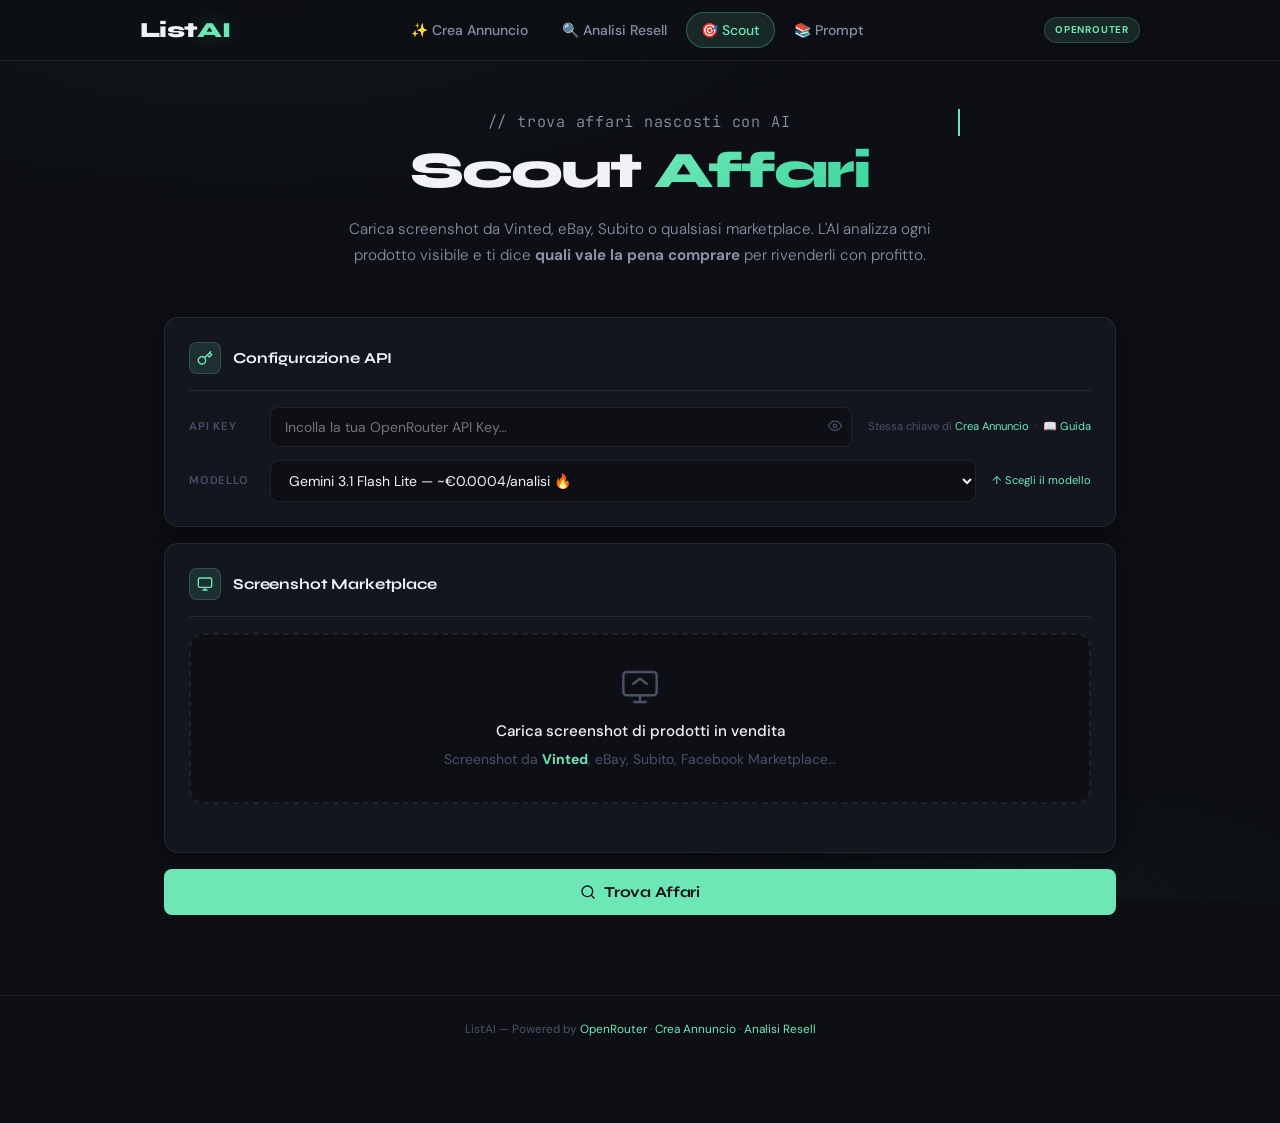
<file: scout.html>
<!DOCTYPE html>
<html lang="it">
<head>
  <meta charset="UTF-8"/>
  <meta name="viewport" content="width=device-width,initial-scale=1.0,maximum-scale=1.0,user-scalable=no"/>
  <meta name="application-name" content="ListAI">
  <meta name="apple-mobile-web-app-title" content="ListAI">
  <link rel="icon" href="icon.jpg">
  <link rel="apple-touch-icon" href="icon.jpg">
  <title>ListAI — Scout Affari</title>
  <meta name="description" content="Analizza screenshot di Vinted e marketplace per trovare affari da rivendere con profitto."/>
  <link rel="preconnect" href="https://fonts.googleapis.com"/>
  <link rel="preconnect" href="https://fonts.gstatic.com" crossorigin/>
  <link href="https://fonts.googleapis.com/css2?family=Syne:wght@400;500;600;700;800&family=DM+Sans:opsz,wght@9..40,300;9..40,400;9..40,500&family=JetBrains+Mono:wght@400;500&display=swap" rel="stylesheet"/>
  <link rel="stylesheet" href="style.css?v=4"/>
</head>
<body>

<div id="scroll-progress"></div>

<!-- Toast -->
<div class="toast" id="toast" style="display:none">
  <div class="toast-dot"></div>
  <span id="toast-msg"></span>
</div>

<!-- Modal salvataggio chiave -->
<div class="modal-o" id="saveModal">
  <div class="modal">
    <h3>💾 Salvare la chiave API?</h3>
    <p>Vuoi memorizzare la tua OpenRouter API Key per <strong>1 mese</strong>? Verrà inserita automaticamente ad ogni visita. Resta solo nel tuo browser.</p>
    <div class="mbtns">
      <button class="mbtn y" onclick="saveKey(true)">✅ Sì, salva</button>
      <button class="mbtn n" onclick="saveKey(false)">No, grazie</button>
    </div>
  </div>
</div>

<header>
  <div class="hi">
    <a href="index.html" class="logo">List<span>AI</span></a>
    <nav class="nav">
      <a href="index.html" id="nav-create">✨ Crea Annuncio</a>
      <a href="resell.html" id="nav-resell">🔍 Analisi Resell</a>
      <a href="scout.html" class="active" id="nav-scout">🎯 Scout</a>
      <a href="prompts.html" id="nav-prompts">📚 Prompt</a>
    </nav>
    <button class="mobile-menu-btn" onclick="document.querySelector('.nav').classList.toggle('open')">☰</button>
    <span class="badge">OpenRouter</span>
  </div>
</header>

<main>
  <div class="hero">
    <p class="hero-tagline">// trova affari nascosti con AI</p>
    <h1>Scout <span class="gradient-text">Affari</span></h1>
    <p>
      Carica screenshot da Vinted, eBay, Subito o qualsiasi marketplace.
      L'AI analizza ogni prodotto visibile e ti dice <strong>quali vale la pena comprare</strong> per rivenderli con profitto.
    </p>
  </div>

  <!-- API Key + Modello -->
  <div class="card">
    <div class="card-header">
      <div class="card-header-icon">
        <svg width="16" height="16" fill="none" stroke="currentColor" stroke-width="2" viewBox="0 0 24 24"><path d="M21 2l-2 2m-7.61 7.61a5.5 5.5 0 1 1-7.778 7.778 5.5 5.5 0 0 1 7.777-7.777zm0 0L15.5 7.5m0 0l3 3L22 7l-3-3m-3.5 3.5L19 4"/></svg>
      </div>
      <div class="card-title">Configurazione API</div>
    </div>

    <div class="api-row" style="margin-bottom:.85rem">
      <span class="albl">API Key</span>
      <div class="aiw">
        <input class="ainp" type="password" id="apiKey" placeholder="Incolla la tua OpenRouter API Key…" autocomplete="off"/>
        <button class="eye" onclick="toggleKey()">
          <svg id="eyeIcon" width="14" height="14" fill="none" stroke="currentColor" stroke-width="2" viewBox="0 0 24 24">
            <path d="M1 12s4-8 11-8 11 8 11 8-4 8-11 8-11-8-11-8z"/><circle cx="12" cy="12" r="3"/>
          </svg>
        </button>
      </div>
      <span class="ahint">
        Stessa chiave di <a href="index.html">Crea Annuncio</a>
        &nbsp;·&nbsp;
        <a href="guide.html">📖 Guida</a>
      </span>
    </div>

    <div class="api-row">
      <span class="albl">Modello</span>
      <div style="flex:1;min-width:190px;display:flex;flex-direction:column;gap:.38rem">
        <select class="msel" id="modelSelect" onchange="onModelChange()">
          <optgroup label="⭐ Migliore qualità/prezzo">
            <option value="google/gemini-3.1-flash-lite" selected>Gemini 3.1 Flash Lite — ~€0.0004/analisi 🔥</option>
          </optgroup>
          <optgroup label="✨ Gemini">
            <option value="google/gemini-2.5-flash">Gemini 2.5 Flash — ~€0.001/analisi ⭐</option>
            <option value="google/gemini-3-flash-preview">Gemini 3 Flash — ~€0.001/analisi</option>
            <option value="google/gemini-3.1-pro-preview">Gemini 3.1 Pro — ~€0.008/analisi</option>
            <option value="google/gemini-2.5-pro">Gemini 2.5 Pro — ~€0.010/analisi</option>
          </optgroup>
          <optgroup label="🌐 Altri">
            <option value="openai/gpt-4o-mini">GPT-4o Mini — ~€0.002/analisi</option>
          </optgroup>
          <optgroup label="🔧 Personalizzato">
            <option value="custom">✏️ Inserisci il tuo modello…</option>
          </optgroup>
        </select>
        <input class="ainp-plain" type="text" id="customModel" placeholder="es. google/gemini-2.5-flash…" style="display:none" autocomplete="off"/>
      </div>
      <span class="ahint" style="color:var(--color-accent)">↑ Scegli il modello</span>
    </div>
  </div>

  <!-- Upload Screenshot -->
  <div class="card" style="animation-delay:200ms">
    <div class="card-header">
      <div class="card-header-icon">
        <svg width="16" height="16" fill="none" stroke="currentColor" stroke-width="2" viewBox="0 0 24 24"><rect x="2" y="3" width="20" height="14" rx="2"/><path d="M8 21h8M12 17v4"/></svg>
      </div>
      <span class="card-title">Screenshot Marketplace</span>
    </div>
    <div class="drop" id="dropZone">
      <input type="file" accept="image/*" multiple onchange="handleFiles(this.files)"/>
      <div class="drop-icon">
        <svg viewBox="0 0 24 24" fill="none" stroke="currentColor" stroke-width="1.5"><rect x="2" y="3" width="20" height="14" rx="2"/><path d="M8 21h8M12 17v4"/><path d="M8 10l4-3 4 3" stroke-linecap="round"/></svg>
      </div>
      <div class="drop-t">Carica screenshot di prodotti in vendita</div>
      <div class="drop-s">Screenshot da <strong>Vinted</strong>, eBay, Subito, Facebook Marketplace…</div>
    </div>
    <div class="pgrid" id="thumbs"></div>
    <div class="pcnt" id="fileCnt"></div>
  </div>

  <!-- CTA -->
  <button class="btn-go" id="go" onclick="analyzeScout()">
    <svg width="16" height="16" fill="none" stroke="currentColor" stroke-width="2" viewBox="0 0 24 24"><path stroke-linecap="round" stroke-linejoin="round" d="M21 21l-4.35-4.35M11 19a8 8 0 100-16 8 8 0 000 16z"/></svg>
    Trova Affari
  </button>

  <div id="errBox" class="errmsg"></div>

  <!-- Results -->
  <div id="results-scout" style="display:none">
    <div class="rh">
      <svg width="18" height="18" fill="none" stroke="var(--color-accent)" stroke-width="2" viewBox="0 0 24 24">
        <path stroke-linecap="round" stroke-linejoin="round" d="M9 12l2 2 4-4m6 2a9 9 0 11-18 0 9 9 0 0118 0z"/>
      </svg>
      <h2>Prodotti Trovati</h2>
      <div style="margin-left:auto" id="scoutSummary"></div>
    </div>

    <div id="scoutCards"></div>
  </div>

</main>

<footer>
  ListAI — Powered by <a href="https://openrouter.ai" target="_blank">OpenRouter</a>
  &middot; <a href="index.html">Crea Annuncio</a>
  &middot; <a href="resell.html">Analisi Resell</a>
</footer>

<!-- Scout-specific styles -->
<style>
  .scout-card {
    background: var(--color-surface);
    border: 1px solid var(--color-border);
    border-radius: var(--radius-md);
    padding: var(--space-5);
    margin-bottom: var(--space-4);
    box-shadow: var(--shadow-md);
    animation: fadeUp var(--transition-slow) both;
    transition: border-color var(--transition-base);
  }
  .scout-card:hover { border-color: var(--color-border-strong); }
  .scout-card.buy { border-left: 3px solid var(--color-accent); }
  .scout-card.skip { border-left: 3px solid var(--color-danger); opacity: 0.75; }
  .scout-card.maybe { border-left: 3px solid var(--color-warning); }

  .scout-header {
    display: flex; align-items: center; gap: var(--space-3);
    margin-bottom: var(--space-4);
  }
  .scout-verdict {
    font-size: 0.72rem; font-weight: 700;
    padding: 4px 12px; border-radius: var(--radius-full);
    border: 1px solid; white-space: nowrap;
  }
  .verdict-buy { color: var(--color-accent); border-color: rgba(110,231,183,0.3); background: rgba(110,231,183,0.08); }
  .verdict-skip { color: var(--color-danger); border-color: rgba(248,113,113,0.3); background: rgba(248,113,113,0.08); }
  .verdict-maybe { color: var(--color-warning); border-color: rgba(252,211,77,0.3); background: rgba(252,211,77,0.08); }

  .scout-product-name {
    font-family: var(--font-display); font-size: 1rem; font-weight: 700;
    color: var(--color-text-primary); flex: 1;
  }
  .scout-grid {
    display: grid; grid-template-columns: repeat(auto-fit, minmax(130px, 1fr));
    gap: var(--space-3); margin-bottom: var(--space-3);
  }
  .scout-stat {
    text-align: center; padding: var(--space-3);
    border-radius: var(--radius-sm);
    border: 1px solid var(--color-border); background: var(--color-bg);
  }
  .scout-stat-label {
    font-size: 0.62rem; font-weight: 700; letter-spacing: 0.08em;
    text-transform: uppercase; color: var(--color-text-muted);
    margin-bottom: 4px;
  }
  .scout-stat-value {
    font-family: var(--font-mono); font-size: var(--text-lg); font-weight: 600;
    color: var(--color-text-primary);
  }
  .scout-stat-value.profit { color: var(--color-accent); }
  .scout-stat-value.loss { color: var(--color-danger); }

  .scout-reason {
    font-size: var(--text-sm); color: var(--color-text-secondary);
    line-height: 1.7; margin-top: var(--space-3);
    padding: var(--space-3) var(--space-4);
    background: var(--color-bg); border-radius: var(--radius-sm);
    border: 1px solid var(--color-border);
  }
  .scout-strategy {
    font-size: var(--text-xs); color: var(--color-accent);
    margin-top: var(--space-2); font-weight: 500;
  }

  .scout-summary-badge {
    display: inline-flex; align-items: center; gap: var(--space-2);
    background: var(--color-accent-dim); border: 1px solid rgba(110,231,183,0.2);
    border-radius: var(--radius-full); padding: 4px 12px;
    font-size: var(--text-xs); font-weight: 600; color: var(--color-accent);
  }

  .scout-diff {
    font-size: 0.67rem; font-weight: 700;
    padding: 2px 8px; border-radius: var(--radius-full);
    border: 1px solid;
  }
  .diff-facile { color: var(--color-success); border-color: rgba(110,231,183,0.3); background: rgba(110,231,183,0.08); }
  .diff-media { color: var(--color-warning); border-color: rgba(252,211,77,0.3); background: rgba(252,211,77,0.08); }
  .diff-difficile { color: var(--color-danger); border-color: rgba(248,113,113,0.3); background: rgba(248,113,113,0.08); }
</style>

<script>
/* ════════════════════════════════
   SCOUT — Trova Affari nei Marketplace
   ════════════════════════════════ */

/* Active nav */
(function() {
  var el = document.getElementById('nav-scout');
  if (el) el.classList.add('active');
})();

/* Scroll progress */
window.addEventListener('scroll', function() {
  var el = document.getElementById('scroll-progress');
  if (!el) return;
  var pct = window.scrollY / (document.body.scrollHeight - window.innerHeight) * 100;
  el.style.width = Math.min(pct, 100) + '%';
});

/* Toast */
function showToast(msg) {
  var t = document.getElementById('toast');
  document.getElementById('toast-msg').textContent = msg;
  t.style.display = 'flex';
  clearTimeout(t._tid);
  t._tid = setTimeout(function() { t.style.display = 'none'; }, 3000);
}

/* Errors */
function showErr(msg) { var e = document.getElementById('errBox'); e.textContent = msg; e.style.display = 'block'; }
function hideErr() { document.getElementById('errBox').style.display = 'none'; }

/* Key management */
function onModelChange() {
  var v = document.getElementById('modelSelect').value;
  var ci = document.getElementById('customModel');
  ci.style.display = v === 'custom' ? 'block' : 'none';
  if (v === 'custom') ci.focus();
}
function getModel() {
  var v = document.getElementById('modelSelect').value;
  if (v === 'custom') { var c = document.getElementById('customModel').value.trim(); return c || 'google/gemini-3.1-flash-lite'; }
  return v;
}
function toggleKey() {
  var inp = document.getElementById('apiKey');
  inp.type = inp.type === 'password' ? 'text' : 'password';
}
(function() {
  try {
    var saved = localStorage.getItem('lai_k');
    if (saved) document.getElementById('apiKey').value = saved;
  } catch (_) {}
})();

var _pendingKey = null;
function promptSave(key) { _pendingKey = key; document.getElementById('saveModal').classList.add('open'); }
function saveKey(yes) {
  if (yes && _pendingKey) { try { localStorage.setItem('lai_k', _pendingKey); } catch (_) {} }
  document.getElementById('saveModal').classList.remove('open');
  _pendingKey = null;
}

/* File handling */
var files = [];

var dropZone = document.getElementById('dropZone');
dropZone.addEventListener('dragover', function(e) { e.preventDefault(); dropZone.classList.add('over'); });
dropZone.addEventListener('dragleave', function() { dropZone.classList.remove('over'); });
dropZone.addEventListener('drop', function(e) { e.preventDefault(); dropZone.classList.remove('over'); handleFiles(e.dataTransfer.files); });

function handleFiles(fl) {
  for (var i = 0; i < fl.length; i++) {
    if (fl[i].type.startsWith('image/') && files.length < 10) files.push(fl[i]);
  }
  renderThumbs();
}

function renderThumbs() {
  var g = document.getElementById('thumbs');
  g.innerHTML = '';
  files.forEach(function(f, i) {
    var d = document.createElement('div'); d.className = 'pi';
    var img = document.createElement('img'); img.src = URL.createObjectURL(f); d.appendChild(img);
    var btn = document.createElement('button'); btn.className = 'pr'; btn.textContent = '✕';
    btn.onclick = function() { files.splice(i, 1); renderThumbs(); }; d.appendChild(btn);
    g.appendChild(d);
  });
  document.getElementById('fileCnt').textContent = files.length ? files.length + '/10 screenshot' : '';
}

/* Image encoding */
function resEnc(file, maxW) {
  return new Promise(function(resolve) {
    var reader = new FileReader();
    reader.onload = function(e) {
      var img = new Image();
      img.onload = function() {
        var canvas = document.createElement('canvas');
        var scale = Math.min(1, maxW / Math.max(img.width, img.height));
        canvas.width = img.width * scale;
        canvas.height = img.height * scale;
        var ctx = canvas.getContext('2d');
        ctx.drawImage(img, 0, 0, canvas.width, canvas.height);
        resolve(canvas.toDataURL('image/jpeg', 0.85).split(',')[1]);
      };
      img.src = e.target.result;
    };
    reader.readAsDataURL(file);
  });
}

function escHtml(s) {
  return String(s || '').replace(/&/g, '&amp;').replace(/</g, '&lt;').replace(/>/g, '&gt;');
}

/* ════════════════════════════════
   ANALYZE SCOUT
   ════════════════════════════════ */
async function analyzeScout() {
  var apiKey = document.getElementById('apiKey').value.trim();
  var model = getModel();
  if (!apiKey) { showErr('Inserisci la tua OpenRouter API Key.'); return; }
  if (!files.length) { showErr('Carica almeno uno screenshot.'); return; }
  hideErr();

  var btn = document.getElementById('go');
  btn.disabled = true;
  btn.innerHTML = '<span class="sp"></span> Analisi in corso…';
  document.getElementById('results-scout').style.display = 'none';

  var savedKey = (function() { try { return localStorage.getItem('lai_k'); } catch (_) { return null; } })();

  try {
    var imgs = await Promise.all(files.map(async function(f) {
      var b64 = await resEnc(f, 1024);
      return { type: 'image_url', image_url: { url: 'data:image/jpeg;base64,' + b64 } };
    }));

    var oggi = new Date();
    var dataStr = oggi.toLocaleDateString('it-IT', { weekday: 'long', year: 'numeric', month: 'long', day: 'numeric' });

    var scoutPrompt =
      'Sei SCOUTAI, un analista esperto di affari nei marketplace second-hand (Vinted, eBay, Subito, Facebook Marketplace, Depop). ' +
      'Il tuo compito è analizzare screenshot di marketplace e identificare QUALI prodotti vale la pena comprare per rivenderli con profitto.\n\n' +

      'DATA: ' + dataStr + '\n\n' +

      '═══ ISTRUZIONI ═══\n' +
      'Analizza OGNI prodotto visibile negli screenshot. Per ciascuno:\n' +
      '1. Identifica il prodotto (brand, modello, tipo, condizione stimata)\n' +
      '2. Leggi il prezzo richiesto dallo screenshot\n' +
      '3. Stima il valore reale di rivendita su Vinted/eBay\n' +
      '4. Calcola il profitto potenziale NETTO (dopo commissioni Vinted 5%+€0.70 acquirente)\n' +
      '5. Valuta la difficoltà di rivendita\n' +
      '6. Dai un verdetto: COMPRARE / VALUTARE / EVITARE\n\n' +

      'REGOLE:\n' +
      '- Sii REALISTICO: non gonfiare i prezzi di rivendita\n' +
      '- Considera le commissioni piattaforma nel calcolo del profitto\n' +
      '- Se un prodotto è troppo consumato, dillo chiaramente\n' +
      '- Considera la domanda reale: un prodotto di nicchia è più difficile da vendere\n' +
      '- Se non riesci a leggere il prezzo, stimalo dal contesto\n' +
      '- Considera i costi di spedizione (~€3-5 per articoli piccoli)\n\n' +

      '═══ OUTPUT: SOLO JSON VALIDO ═══\n' +
      'Zero markdown. Zero testo fuori dal JSON.\n' +
      '{\n' +
      '  "prodotti": [\n' +
      '    {\n' +
      '      "nome": "Brand Modello — descrizione breve",\n' +
      '      "prezzo_richiesto": "€X",\n' +
      '      "prezzo_rivendita_stimato": "€X-Y",\n' +
      '      "profitto_netto_stimato": "€X (dopo commissioni e spedizione)",\n' +
      '      "margine_percentuale": "X%",\n' +
      '      "difficolta_rivendita": "facile / media / difficile",\n' +
      '      "verdetto": "COMPRARE / VALUTARE / EVITARE",\n' +
      '      "motivazione": "2-3 frasi concrete sul perché comprare o evitare",\n' +
      '      "strategia": "as-is / pulizia / riparazione / aspetta stagione X"\n' +
      '    }\n' +
      '  ],\n' +
      '  "riepilogo": {\n' +
      '    "totale_prodotti": 0,\n' +
      '    "da_comprare": 0,\n' +
      '    "da_valutare": 0,\n' +
      '    "da_evitare": 0,\n' +
      '    "investimento_totale_consigliato": "€X",\n' +
      '    "profitto_totale_stimato": "€X"\n' +
      '  }\n' +
      '}';

    var body = {
      model: model,
      messages: [{ role: 'user', content: [{ type: 'text', text: scoutPrompt }].concat(imgs) }],
      temperature: 0.10,
      max_tokens: 4000
    };

    async function fetchRetry(url, opts, n) {
      n = n || 3;
      for (var i = 1; i <= n; i++) {
        var r = await fetch(url, opts);
        if ((r.status === 429 || r.status === 503) && i < n) {
          var w = i * 10;
          btn.innerHTML = '<span class="sp"></span> Occupato, riprovo tra ' + w + 's…';
          await new Promise(function(res) { setTimeout(res, w * 1000); });
          continue;
        }
        return r;
      }
    }

    var resp = await fetchRetry('https://openrouter.ai/api/v1/chat/completions', {
      method: 'POST',
      headers: { 'Content-Type': 'application/json', 'Authorization': 'Bearer ' + apiKey },
      body: JSON.stringify(body)
    });

    if (!resp.ok) {
      var errData = await resp.json().catch(function() { return {}; });
      throw new Error(errData.error?.message || 'Errore API: ' + resp.status);
    }

    var data = await resp.json();
    var raw = (data && data.choices && data.choices[0] && data.choices[0].message && data.choices[0].message.content) || '';
    var parsed;
    try {
      var clean = raw.replace(/```json|```/g, '').replace(/^[^{]*/, '').replace(/[^}]*$/, '').trim();
      parsed = JSON.parse(clean);
    } catch (e) {
      var match = raw.match(/\{[\s\S]*\}/);
      if (match) {
        try { parsed = JSON.parse(match[0]); }
        catch (_) { throw new Error('Risposta AI non valida. Riprova o cambia modello.'); }
      } else {
        throw new Error('Risposta AI non valida. Riprova o cambia modello.');
      }
    }

    renderScoutResults(parsed);
    if (apiKey !== savedKey) promptSave(apiKey);
    showToast('✅ Analisi Scout completata!');

  } catch (e) {
    showErr(e.message || 'Errore imprevisto.');
  } finally {
    btn.disabled = false;
    btn.innerHTML = '<svg width="16" height="16" fill="none" stroke="currentColor" stroke-width="2" viewBox="0 0 24 24"><path stroke-linecap="round" stroke-linejoin="round" d="M21 21l-4.35-4.35M11 19a8 8 0 100-16 8 8 0 000 16z"/></svg> Trova Affari';
  }
}

/* ════════════════════════════════
   RENDER SCOUT RESULTS
   ════════════════════════════════ */
function renderScoutResults(d) {
  var prodotti = d.prodotti || [];
  var riepilogo = d.riepilogo || {};

  // Summary badge
  var summaryEl = document.getElementById('scoutSummary');
  summaryEl.innerHTML =
    '<span class="scout-summary-badge">' +
    '🎯 ' + (riepilogo.da_comprare || 0) + ' affari su ' + (riepilogo.totale_prodotti || prodotti.length) + ' prodotti' +
    '</span>';

  // Sort: COMPRARE first, then VALUTARE, then EVITARE
  var order = { 'COMPRARE': 0, 'VALUTARE': 1, 'EVITARE': 2 };
  prodotti.sort(function(a, b) {
    return (order[a.verdetto] || 2) - (order[b.verdetto] || 2);
  });

  // Cards
  var cardsEl = document.getElementById('scoutCards');
  cardsEl.innerHTML = '';

  prodotti.forEach(function(p, idx) {
    var verdetto = (p.verdetto || 'EVITARE').toUpperCase();
    var cardClass = verdetto === 'COMPRARE' ? 'buy' : (verdetto === 'VALUTARE' ? 'maybe' : 'skip');
    var verdictClass = verdetto === 'COMPRARE' ? 'verdict-buy' : (verdetto === 'VALUTARE' ? 'verdict-maybe' : 'verdict-skip');
    var verdictIcon = verdetto === 'COMPRARE' ? '✅' : (verdetto === 'VALUTARE' ? '🤔' : '❌');

    var diff = (p.difficolta_rivendita || 'media').toLowerCase();
    var diffClass = diff === 'facile' ? 'diff-facile' : (diff === 'difficile' ? 'diff-difficile' : 'diff-media');

    var profitValue = p.profitto_netto_stimato || '—';
    var profitNum = parseFloat(String(profitValue).replace(/[^0-9.\-]/g, ''));
    var profitClass = profitNum > 0 ? 'profit' : (profitNum < 0 ? 'loss' : '');

    var card = document.createElement('div');
    card.className = 'scout-card ' + cardClass;
    card.style.animationDelay = (idx * 80) + 'ms';
    card.innerHTML =
      '<div class="scout-header">' +
        '<span class="scout-verdict ' + verdictClass + '">' + verdictIcon + ' ' + escHtml(verdetto) + '</span>' +
        '<span class="scout-product-name">' + escHtml(p.nome || 'Prodotto #' + (idx + 1)) + '</span>' +
        '<span class="scout-diff ' + diffClass + '">' + escHtml(p.difficolta_rivendita || 'media') + '</span>' +
      '</div>' +
      '<div class="scout-grid">' +
        '<div class="scout-stat">' +
          '<div class="scout-stat-label">💰 Prezzo richiesto</div>' +
          '<div class="scout-stat-value">' + escHtml(p.prezzo_richiesto || '—') + '</div>' +
        '</div>' +
        '<div class="scout-stat">' +
          '<div class="scout-stat-label">📈 Rivendita stimata</div>' +
          '<div class="scout-stat-value">' + escHtml(p.prezzo_rivendita_stimato || '—') + '</div>' +
        '</div>' +
        '<div class="scout-stat">' +
          '<div class="scout-stat-label">💵 Profitto netto</div>' +
          '<div class="scout-stat-value ' + profitClass + '">' + escHtml(profitValue) + '</div>' +
        '</div>' +
        '<div class="scout-stat">' +
          '<div class="scout-stat-label">📊 Margine</div>' +
          '<div class="scout-stat-value ' + profitClass + '">' + escHtml(p.margine_percentuale || '—') + '</div>' +
        '</div>' +
      '</div>' +
      '<div class="scout-reason">' + escHtml(p.motivazione || '') + '</div>' +
      (p.strategia ? '<div class="scout-strategy">🎯 Strategia: ' + escHtml(p.strategia) + '</div>' : '');

    cardsEl.appendChild(card);
  });

  // Summary footer
  if (riepilogo.investimento_totale_consigliato || riepilogo.profitto_totale_stimato) {
    var footer = document.createElement('div');
    footer.className = 'scout-card buy';
    footer.style.animationDelay = (prodotti.length * 80) + 'ms';
    footer.innerHTML =
      '<div class="scout-header">' +
        '<span class="scout-verdict verdict-buy">📊 RIEPILOGO</span>' +
        '<span class="scout-product-name">Investimento totale consigliato</span>' +
      '</div>' +
      '<div class="scout-grid">' +
        '<div class="scout-stat">' +
          '<div class="scout-stat-label">💰 Da investire</div>' +
          '<div class="scout-stat-value">' + escHtml(riepilogo.investimento_totale_consigliato || '—') + '</div>' +
        '</div>' +
        '<div class="scout-stat">' +
          '<div class="scout-stat-label">💵 Profitto stimato</div>' +
          '<div class="scout-stat-value profit">' + escHtml(riepilogo.profitto_totale_stimato || '—') + '</div>' +
        '</div>' +
        '<div class="scout-stat">' +
          '<div class="scout-stat-label">✅ Da comprare</div>' +
          '<div class="scout-stat-value">' + (riepilogo.da_comprare || 0) + '</div>' +
        '</div>' +
        '<div class="scout-stat">' +
          '<div class="scout-stat-label">❌ Da evitare</div>' +
          '<div class="scout-stat-value">' + (riepilogo.da_evitare || 0) + '</div>' +
        '</div>' +
      '</div>';
    cardsEl.appendChild(footer);
  }

  var r = document.getElementById('results-scout');
  r.style.display = 'block';
  r.scrollIntoView({ behavior: 'smooth', block: 'start' });
}
</script>

</body>
</html>
</file>
<file: style.css>
/* ══════════════════════════════════════════
   ListAI — Design System v2.0
   Redesign completo — luxury dark editorial
   ══════════════════════════════════════════ */

@import url('https://fonts.googleapis.com/css2?family=Syne:wght@400;500;600;700;800&family=DM+Sans:opsz,wght@9..40,300;9..40,400;9..40,500&family=JetBrains+Mono:wght@400;500&display=swap');

*, *::before, *::after { box-sizing: border-box; margin: 0; padding: 0; }

:root {
  /* PALETTE — luxury dark */
  --color-bg: #0D0F14;
  --color-surface: #13161E;
  --color-surface-2: #1A1E29;
  --color-surface-hover: #1F2330;
  --color-border: rgba(255,255,255,0.08);
  --color-border-strong: rgba(255,255,255,0.14);
  --color-accent: #6EE7B7;
  --color-accent-hover: #34D399;
  --color-accent-glow: rgba(110,231,183,0.25);
  --color-accent-dim: rgba(110,231,183,0.12);
  --color-text-primary: #F0F2F7;
  --color-text-secondary: #8B91A8;
  --color-text-muted: #4A5068;
  --color-success: #6EE7B7;
  --color-warning: #FCD34D;
  --color-danger: #F87171;
  --color-warning-bg: rgba(252,211,77,0.1);
  --color-danger-bg: rgba(248,113,113,0.1);
  --color-success-bg: rgba(110,231,183,0.1);

  /* TIPOGRAFIA */
  --font-display: 'Syne', sans-serif;
  --font-body: 'DM Sans', sans-serif;
  --font-mono: 'JetBrains Mono', monospace;

  /* SCALA TIPOGRAFICA */
  --text-xs: clamp(0.64rem, 1.5vw, 0.7rem);
  --text-sm: clamp(0.8rem, 2vw, 0.875rem);
  --text-base: clamp(1rem, 2.5vw, 1.1rem);
  --text-lg: clamp(1.15rem, 3vw, 1.25rem);
  --text-xl: clamp(1.35rem, 4vw, 1.563rem);
  --text-2xl: clamp(1.6rem, 5vw, 1.953rem);
  --text-3xl: clamp(2rem, 6vw, 2.441rem);
  --text-4xl: clamp(2.5rem, 8vw, 3.052rem);

  /* SPAZIATURA */
  --space-1: clamp(2px, 0.5vw, 4px);
  --space-2: clamp(6px, 1vw, 8px);
  --space-3: clamp(8px, 1.5vw, 12px);
  --space-4: clamp(12px, 2vw, 16px);
  --space-5: clamp(16px, 2.5vw, 20px);
  --space-6: clamp(18px, 3vw, 24px);
  --space-8: clamp(24px, 4vw, 32px);
  --space-12: clamp(32px, 6vw, 48px);
  --space-16: clamp(40px, 8vw, 64px);

  /* BORDER RADIUS */
  --radius-sm: 8px; --radius-md: 14px; --radius-lg: 22px; --radius-full: 9999px;

  /* SHADOWS */
  --shadow-sm: 0 1px 3px rgba(0,0,0,0.4);
  --shadow-md: 0 4px 20px rgba(0,0,0,0.5);
  --shadow-lg: 0 12px 48px rgba(0,0,0,0.6);
  --shadow-glow: 0 0 30px var(--color-accent-glow);
  --shadow-glow-sm: 0 0 12px var(--color-accent-glow);

  /* TRANSIZIONI */
  --transition-fast: 150ms cubic-bezier(0.4, 0, 0.2, 1);
  --transition-base: 250ms cubic-bezier(0.4, 0, 0.2, 1);
  --transition-slow: 400ms cubic-bezier(0.4, 0, 0.2, 1);
  --transition-spring: 500ms cubic-bezier(0.34, 1.56, 0.64, 1);
}

body {
  font-family: var(--font-body);
  background: var(--color-bg);
  color: var(--color-text-primary);
  min-height: 100vh;
  line-height: 1.6;
  -webkit-font-smoothing: antialiased;
  overflow-x: hidden;
  max-width: 100vw;
}
html { scroll-behavior: smooth; overflow-x: hidden; max-width: 100vw; }

/* ── Background texture ── */
body::before {
  content: '';
  position: fixed;
  inset: 0;
  background:
    radial-gradient(ellipse 80% 40% at 20% 0%, rgba(110,231,183,0.04) 0%, transparent 60%),
    radial-gradient(ellipse 60% 30% at 80% 100%, rgba(110,231,183,0.03) 0%, transparent 50%);
  pointer-events: none;
  z-index: 0;
}

/* ══ ANIMAZIONI ══ */
@keyframes fadeUp {
  from { opacity: 0; transform: translateY(16px); }
  to   { opacity: 1; transform: translateY(0); }
}
@keyframes fadeIn {
  from { opacity: 0; }
  to   { opacity: 1; }
}
@keyframes shimmer {
  0%   { background-position: -400% 0; }
  100% { background-position: 400% 0; }
}
@keyframes gradient-shift {
  0%, 100% { background-position: 0% 50%; }
  50%       { background-position: 100% 50%; }
}
@keyframes pulse-glow {
  0%, 100% { box-shadow: 0 0 0 0 var(--color-accent-glow); }
  50%       { box-shadow: 0 0 20px 6px var(--color-accent-glow); }
}
@keyframes spin { to { transform: rotate(360deg); } }
@keyframes pop {
  0%   { transform: scale(0.85); opacity: 0; }
  60%  { transform: scale(1.06); }
  100% { transform: scale(1); opacity: 1; }
}
@keyframes slideDown {
  from { opacity: 0; transform: translateY(-8px); }
  to   { opacity: 1; transform: translateY(0); }
}
@keyframes progress-bar-anim {
  from { width: 0; }
}
@keyframes typewriter {
  from { width: 0; }
  to   { width: 100%; }
}
@keyframes blink {
  50% { border-color: transparent; }
}

/* ── Scroll progress bar ── */
#scroll-progress {
  position: fixed; top: 0; left: 0; height: 2px;
  background: linear-gradient(90deg, var(--color-accent), var(--color-accent-hover));
  z-index: 1000;
  width: 0%;
  transition: width 0.1s linear;
}

/* ── Header ── */
header {
  position: sticky; top: 0; z-index: 100;
  background: rgba(13,15,20,0.88);
  backdrop-filter: blur(20px);
  border-bottom: 1px solid var(--color-border);
  padding: 0 var(--space-6);
}
.hi {
  max-width: 1000px; margin: 0 auto;
  display: flex; align-items: center; justify-content: space-between;
  height: 60px; gap: var(--space-4);
}
.logo {
  font-family: var(--font-display);
  font-size: 1.35rem; font-weight: 800;
  color: var(--color-text-primary);
  text-decoration: none; letter-spacing: -0.03em;
  white-space: nowrap;
}
.logo span {
  color: var(--color-accent);
  text-shadow: 0 0 20px var(--color-accent-glow);
}
.nav { display: flex; align-items: center; gap: var(--space-1); }
.nav a {
  font-size: var(--text-sm); font-weight: 500;
  color: var(--color-text-secondary); text-decoration: none;
  padding: 6px 14px; border-radius: var(--radius-full);
  border: 1px solid transparent;
  transition: all var(--transition-base);
}
.nav a:hover { background: var(--color-surface-2); border-color: var(--color-border); color: var(--color-text-primary); }
.nav a.active {
  background: var(--color-accent-dim); border-color: rgba(110,231,183,0.3);
  color: var(--color-accent);
}
.badge {
  font-size: 0.62rem; font-weight: 700; letter-spacing: 0.08em;
  text-transform: uppercase; color: var(--color-accent);
  background: var(--color-accent-dim); padding: 4px 10px;
  border-radius: var(--radius-full); border: 1px solid rgba(110,231,183,0.2);
  white-space: nowrap;
}
.mobile-menu-btn { display: none; background: none; border: none; font-size: 1.5rem; color: var(--color-text-primary); cursor: pointer; padding: 4px; }
@media(max-width: 720px) {
  .mobile-menu-btn { display: block; margin-left: auto; }
  .badge { display: none; }
  .nav { display: none; position: absolute; top: 100%; left: 0; right: 0; background: var(--color-surface); flex-direction: column; padding: var(--space-4); border-bottom: 1px solid var(--color-border); box-shadow: var(--shadow-md); z-index: 100; align-items: stretch; }
  .nav.open { display: flex; }
  .nav a { width: 100%; text-align: left; padding: 12px; border-bottom: 1px solid var(--color-border); }
  .nav a:last-child { border-bottom: none; }
}

main { max-width: 1000px; margin: 0 auto; padding: var(--space-12) var(--space-6) 80px; position: relative; z-index: 1; }

/* ── Hero ── */
.hero {
  text-align: center; margin-bottom: var(--space-12);
  animation: fadeUp var(--transition-slow) both;
}
.hero h1 {
  font-family: var(--font-display);
  font-size: clamp(2rem, 5vw, 3.2rem);
  font-weight: 800; line-height: 1.1;
  letter-spacing: -0.04em; margin-bottom: var(--space-4);
}
.hero h1 .gradient-text {
  background: linear-gradient(135deg, #6EE7B7 0%, #34D399 40%, #a78bfa 70%, #6EE7B7 100%);
  background-size: 300% 300%;
  -webkit-background-clip: text; -webkit-text-fill-color: transparent;
  background-clip: text;
  animation: gradient-shift 4s ease infinite;
}
.hero p {
  font-size: 0.95rem; color: var(--color-text-secondary);
  max-width: 640px; margin: 0 auto; font-weight: 300; line-height: 1.75;
}
/* Typewriter tagline */
.hero-tagline {
  display: inline-block; overflow: hidden; white-space: nowrap;
  font-family: var(--font-mono); font-size: var(--text-sm);
  color: var(--color-accent); letter-spacing: 0.05em;
  border-right: 2px solid var(--color-accent);
  animation: typewriter 2.5s steps(40) 0.5s both, blink 0.8s step-end infinite 3s;
  max-width: fit-content; margin: 0 auto var(--space-4);
}

/* ── Card ── */
.card {
  background: var(--color-surface);
  border: 1px solid var(--color-border);
  border-radius: var(--radius-md);
  padding: var(--space-6);
  box-shadow: var(--shadow-md);
  margin-bottom: var(--space-4);
  animation: fadeUp var(--transition-slow) both;
}
.card:nth-child(1) { animation-delay: 0ms; }
.card:nth-child(2) { animation-delay: 80ms; }
.card:nth-child(3) { animation-delay: 160ms; }
.card:nth-child(4) { animation-delay: 240ms; }

.card-header {
  display: flex; align-items: center; gap: var(--space-3);
  margin-bottom: var(--space-4); padding-bottom: var(--space-4);
  border-bottom: 1px solid var(--color-border);
}
.card-header-icon {
  width: 32px; height: 32px; border-radius: var(--radius-sm);
  background: var(--color-accent-dim); border: 1px solid rgba(110,231,183,0.2);
  display: flex; align-items: center; justify-content: center;
  color: var(--color-accent); flex-shrink: 0;
}
.card-title {
  font-family: var(--font-display); font-size: 0.95rem; font-weight: 700;
  letter-spacing: -0.01em; color: var(--color-text-primary);
}

/* ── Modal ── */
.modal-o {
  display: none; position: fixed; inset: 0;
  background: rgba(0,0,0,0.7); backdrop-filter: blur(6px);
  z-index: 300; align-items: center; justify-content: center;
}
.modal-o.open { display: flex; animation: fadeIn 200ms both; }
.modal {
  background: var(--color-surface-2);
  border: 1px solid var(--color-border-strong);
  border-radius: var(--radius-lg);
  padding: var(--space-8) var(--space-8);
  max-width: 380px; width: 92%;
  box-shadow: var(--shadow-lg);
  text-align: center;
  animation: pop 300ms both;
}
.modal h3 {
  font-family: var(--font-display); font-size: 1.2rem; font-weight: 700;
  margin-bottom: var(--space-3); color: var(--color-text-primary);
}
.modal p { font-size: var(--text-sm); color: var(--color-text-secondary); margin-bottom: var(--space-6); line-height: 1.6; }
.mbtns { display: flex; gap: var(--space-3); justify-content: center; flex-wrap: wrap; }
.mbtn {
  padding: 9px 20px; border-radius: var(--radius-full);
  font-family: var(--font-body); font-size: var(--text-sm); font-weight: 500;
  cursor: pointer; border: 1px solid var(--color-border); transition: all var(--transition-base);
  color: var(--color-text-secondary); background: var(--color-surface);
}
.mbtn:active { transform: scale(0.97); }
.mbtn.y {
  background: var(--color-accent); color: #0D0F14;
  border-color: var(--color-accent); font-weight: 600;
}
.mbtn.y:hover { background: var(--color-accent-hover); box-shadow: var(--shadow-glow-sm); }
.mbtn.n:hover { border-color: var(--color-border-strong); color: var(--color-text-primary); }

/* ── Labels & form basics ── */
.albl {
  font-size: var(--text-xs); font-weight: 600; letter-spacing: 0.07em;
  text-transform: uppercase; color: var(--color-text-muted); white-space: nowrap;
  min-width: 65px;
}
.api-row { display: flex; align-items: center; gap: var(--space-4); flex-wrap: wrap; }
.aiw { flex: 1; min-width: 160px; position: relative; }

/* ── Input fields ── */
.ainp, .ainp-plain, .msel, .ig select, .ig input[type=text], .ig textarea {
  width: 100%; padding: 10px 14px;
  border: 1px solid var(--color-border);
  border-radius: var(--radius-sm);
  background: var(--color-bg);
  color: var(--color-text-primary);
  font-family: var(--font-body); font-size: var(--text-sm);
  outline: none;
  transition: border-color var(--transition-fast), box-shadow var(--transition-fast);
}
.ainp { padding-right: 36px; }
.ainp:focus, .ainp-plain:focus, .msel:focus,
.ig select:focus, .ig input[type=text]:focus, .ig textarea:focus {
  border-color: rgba(110,231,183,0.5);
  box-shadow: 0 0 0 3px rgba(110,231,183,0.08);
}
.msel { cursor: pointer; }
.ig textarea { resize: vertical; min-height: 76px; line-height: 1.6; }

.eye {
  position: absolute; right: 10px; top: 50%; transform: translateY(-50%);
  background: none; border: none; cursor: pointer;
  color: var(--color-text-muted); line-height: 1;
  transition: color var(--transition-fast);
}
.eye:hover { color: var(--color-accent); }

.ahint { font-size: var(--text-xs); color: var(--color-text-muted); }
.ahint a { color: var(--color-accent); text-decoration: none; }
.ahint a:hover { text-decoration: underline; }

/* ── Form grid ── */
.egrid { display: grid; grid-template-columns: 1fr 1fr; gap: var(--space-4); }
@media(max-width:540px){ .egrid { grid-template-columns: 1fr; } }

.ig { display: flex; flex-direction: column; gap: 6px; }
.ig label {
  font-size: var(--text-xs); font-weight: 600; letter-spacing: 0.06em;
  text-transform: uppercase; color: var(--color-text-muted);
}
.ig .hint { font-size: 0.68rem; color: var(--color-text-muted); }

/* ── Taglia sub-panel ── */
.tsub { display: none; flex-direction: column; gap: 6px; margin-top: 6px; }
.tsub.open { display: flex; }
.trow { display: flex; gap: var(--space-2); }
.szbt {
  font-size: var(--text-xs); color: var(--color-accent); background: none; border: none;
  cursor: pointer; font-family: var(--font-body); padding: 0; text-align: left;
  transition: opacity var(--transition-fast);
}
.szbt:hover { opacity: 0.75; }
.szwrap {
  display: none; border: 1px solid var(--color-border);
  border-radius: var(--radius-sm); overflow: hidden; margin-top: 4px; font-size: 0.7rem;
}
.szwrap.open { display: block; }
.sztabs { display: flex; }
.sztab {
  flex: 1; padding: 4px; text-align: center; cursor: pointer;
  background: var(--color-bg); color: var(--color-text-muted);
  border: none; font-family: var(--font-body); font-size: 0.7rem; font-weight: 500;
  transition: all var(--transition-fast);
}
.sztab.active { background: var(--color-accent); color: #0D0F14; font-weight: 700; }
.szp { display: none; overflow-x: auto; max-width: 100%; }
.szp.active { display: block; }
.szp table { width: 100%; border-collapse: collapse; white-space: nowrap; }
.szp th {
  background: var(--color-surface-2); padding: 3px 6px; text-align: center;
  color: var(--color-text-muted); font-weight: 600; font-size: 0.67rem;
}
.szp td {
  padding: 3px 6px; text-align: center;
  border-top: 1px solid var(--color-border); color: var(--color-text-primary);
}

/* ── Bambini sub ── */
.bambini-sub { display: none; margin-top: var(--space-4); padding-top: var(--space-4); border-top: 1px dashed var(--color-border); }
.bambini-sub.open { display: block; }

/* ── Drop zone ── */
.drop {
  border: 2px dashed var(--color-border);
  border-radius: var(--radius-md);
  padding: var(--space-8) var(--space-6);
  text-align: center; cursor: pointer;
  transition: all var(--transition-base);
  position: relative; background: var(--color-bg);
}
.drop:hover, .drop.over {
  border-color: var(--color-accent);
  background: var(--color-accent-dim);
  box-shadow: var(--shadow-glow);
}
.drop input[type=file] {
  position: absolute; inset: 0; opacity: 0;
  cursor: pointer; width: 100%; height: 100%;
}
.drop-icon { width: 40px; height: 40px; margin: 0 auto var(--space-3); color: var(--color-text-muted); }
.drop:hover .drop-icon, .drop.over .drop-icon { color: var(--color-accent); }
.drop-t { font-size: 0.95rem; font-weight: 500; margin-bottom: var(--space-1); }
.drop-s { font-size: var(--text-sm); color: var(--color-text-muted); }
.drop-s strong { color: var(--color-accent); }
.pgrid { display: grid; grid-template-columns: repeat(auto-fill, minmax(76px, 1fr)); gap: var(--space-2); margin-top: var(--space-4); }
.pi { position: relative; aspect-ratio: 1; border-radius: var(--radius-sm); overflow: hidden; background: var(--color-surface-2); border: 1px solid var(--color-border); }
.pi img { width: 100%; height: 100%; object-fit: cover; display: block; }
.pr {
  position: absolute; top: 4px; right: 4px;
  width: 18px; height: 18px; border-radius: 50%;
  background: rgba(13,15,20,0.8); border: none; color: var(--color-text-muted);
  font-size: 9px; cursor: pointer; display: flex; align-items: center; justify-content: center;
  opacity: 0; transition: opacity var(--transition-fast);
}
.pi:hover .pr { opacity: 1; }
.pcnt { font-size: var(--text-xs); color: var(--color-text-muted); margin-top: var(--space-2); text-align: right; }

/* ── Error msg ── */
.errmsg {
  background: var(--color-danger-bg); border: 1px solid rgba(248,113,113,0.3);
  border-radius: var(--radius-sm); padding: 10px 14px;
  color: var(--color-danger); font-size: var(--text-sm);
  margin-top: var(--space-3); display: none;
  animation: slideDown var(--transition-base) both;
}

/* ── CTA Button ── */
.btn-go {
  width: 100%; padding: 14px;
  background: var(--color-accent); color: #0D0F14;
  border: none; border-radius: var(--radius-sm);
  font-family: var(--font-display); font-size: 0.95rem; font-weight: 700;
  cursor: pointer; letter-spacing: -0.01em;
  transition: all var(--transition-base);
  display: flex; align-items: center; justify-content: center; gap: var(--space-2);
  margin-top: var(--space-4);
  position: relative; overflow: hidden;
}
.btn-go::after {
  content: '';
  position: absolute; inset: 0;
  background: linear-gradient(90deg, transparent 0%, rgba(255,255,255,0.15) 50%, transparent 100%);
  transform: translateX(-100%);
  transition: transform 0.5s ease;
}
.btn-go:hover:not(:disabled)::after { transform: translateX(100%); }
.btn-go:hover:not(:disabled) {
  background: var(--color-accent-hover);
  box-shadow: var(--shadow-glow);
  transform: translateY(-2px);
}
.btn-go:active:not(:disabled) { transform: scale(0.98) translateY(0); }
.btn-go:disabled { opacity: 0.35; cursor: not-allowed; transform: none; }

/* ── Spinner ── */
.sp {
  width: 16px; height: 16px;
  border: 2px solid rgba(13,15,20,0.3); border-top-color: #0D0F14;
  border-radius: 50%; animation: spin 0.7s linear infinite;
}

/* ── Results header ── */
#results { display: none; }
.rh {
  display: flex; align-items: center; gap: var(--space-3);
  margin-bottom: var(--space-6); padding-bottom: var(--space-4);
  border-bottom: 1px solid var(--color-border);
}
.rh h2 {
  font-family: var(--font-display); font-size: 1.3rem; font-weight: 800;
  letter-spacing: -0.03em; color: var(--color-text-primary);
}

/* ── Copy label ── */
.clbl {
  font-size: var(--text-xs); font-weight: 700; letter-spacing: 0.07em;
  text-transform: uppercase; color: var(--color-text-muted);
  margin-bottom: var(--space-3); display: flex; align-items: center; gap: var(--space-2);
}
.cpbtn {
  float: right; background: none;
  border: 1px solid var(--color-border);
  border-radius: var(--radius-sm); padding: 2px 8px;
  font-size: 0.67rem; font-family: var(--font-body);
  color: var(--color-text-muted); cursor: pointer;
  transition: all var(--transition-fast); margin-left: var(--space-2);
}
.cpbtn:hover { border-color: var(--color-accent); color: var(--color-accent); }
.cpbtn.ok { border-color: var(--color-accent); color: var(--color-accent); background: var(--color-accent-dim); }

/* ── SEO Title output ── */
.tval {
  font-family: var(--font-display); font-size: 1.15rem; font-weight: 700;
  letter-spacing: -0.02em; color: var(--color-text-primary);
}
.tlen { font-size: 0.68rem; margin-top: var(--space-2); color: var(--color-text-muted); }

/* ── Description grid ── */
.dgrid { display: grid; grid-template-columns: 1fr; gap: var(--space-4); margin-bottom: var(--space-4); align-items: start; }
.dc {
  background: var(--color-surface); border: 1px solid var(--color-border);
  border-radius: var(--radius-md); padding: var(--space-4) var(--space-5);
  box-shadow: var(--shadow-sm);
}
.dtxt {
  font-size: var(--text-sm); color: var(--color-text-secondary);
  line-height: 1.75; white-space: pre-wrap; overflow-wrap: anywhere; word-break: break-word;
}
.dlen { font-size: 0.67rem; color: var(--color-text-muted); margin-top: var(--space-2); }

/* ══ PREZZO AVANZATO ══ */
/* Slider visivo prezzi */
.price-slider-wrap {
  background: var(--color-surface);
  border: 1px solid var(--color-border);
  border-radius: var(--radius-md);
  padding: var(--space-6);
  margin-bottom: var(--space-4);
  box-shadow: var(--shadow-md);
}
.price-slider-title {
  font-family: var(--font-display); font-size: 0.85rem; font-weight: 700;
  letter-spacing: 0.06em; text-transform: uppercase;
  color: var(--color-text-muted); margin-bottom: var(--space-6);
}
.price-tier-row {
  display: grid; grid-template-columns: 1fr 1fr 1fr; gap: var(--space-4);
  margin-bottom: var(--space-6);
}
.price-tier {
  text-align: center; padding: var(--space-4);
  border-radius: var(--radius-sm);
  border: 1px solid var(--color-border);
  background: var(--color-bg);
  transition: all var(--transition-base);
}
.price-tier.tier-fast { border-color: rgba(252,211,77,0.3); background: var(--color-warning-bg); }
.price-tier.tier-ideal { border-color: rgba(110,231,183,0.35); background: var(--color-success-bg); box-shadow: 0 0 20px rgba(110,231,183,0.08); }
.price-tier.tier-max { border-color: rgba(167,139,250,0.3); background: rgba(167,139,250,0.08); }
.price-tier-label {
  font-size: 0.62rem; font-weight: 700; letter-spacing: 0.1em;
  text-transform: uppercase; margin-bottom: var(--space-2);
}
.tier-fast .price-tier-label { color: var(--color-warning); }
.tier-ideal .price-tier-label { color: var(--color-accent); }
.tier-max .price-tier-label { color: #a78bfa; }
.price-tier-value {
  font-family: var(--font-mono); font-size: var(--text-2xl); font-weight: 500;
  color: var(--color-text-primary); line-height: 1;
}
.price-tier-sub { font-size: var(--text-xs); color: var(--color-text-muted); margin-top: 4px; }



/* Velocità di vendita stimata */
.velocity-row {
  display: grid; grid-template-columns: 1fr 1fr 1fr; gap: var(--space-3);
  margin-top: var(--space-4);
}
.velocity-item {
  text-align: center; padding: var(--space-3);
  border-radius: var(--radius-sm); border: 1px solid var(--color-border);
  background: var(--color-bg);
}
.velocity-time { font-family: var(--font-mono); font-size: var(--text-sm); font-weight: 500; }
.velocity-label { font-size: 0.62rem; font-weight: 700; letter-spacing: 0.08em; text-transform: uppercase; margin-bottom: 4px; }

/* ── Breakdown fattori ── */
.breakdown-wrap {
  background: var(--color-surface);
  border: 1px solid var(--color-border);
  border-radius: var(--radius-md);
  padding: var(--space-6);
  margin-bottom: var(--space-4);
  box-shadow: var(--shadow-md);
}
.breakdown-title {
  font-family: var(--font-display); font-size: 0.85rem; font-weight: 700;
  letter-spacing: 0.06em; text-transform: uppercase;
  color: var(--color-text-muted); margin-bottom: var(--space-5);
}
.factor-row {
  display: flex; align-items: center; gap: var(--space-3);
  padding: var(--space-3) 0;
  border-bottom: 1px solid var(--color-border);
}
.factor-row:last-child { border-bottom: none; }
.factor-name { font-size: var(--text-sm); color: var(--color-text-secondary); min-width: 130px; flex-shrink: 0; }
.factor-bar-wrap { flex: 1; }
.factor-bar-bg {
  height: 5px; background: var(--color-surface-2);
  border-radius: var(--radius-full); overflow: hidden;
}
.factor-bar-inner {
  height: 100%; border-radius: var(--radius-full);
  animation: progress-bar-anim 0.6s ease both;
}
.factor-positive .factor-bar-inner { background: var(--color-accent); }
.factor-negative .factor-bar-inner { background: var(--color-danger); }
.factor-neutral  .factor-bar-inner { background: var(--color-text-muted); }
.factor-impact {
  font-family: var(--font-mono); font-size: var(--text-xs); font-weight: 500;
  min-width: 44px; text-align: right;
}
.factor-positive .factor-impact { color: var(--color-accent); }
.factor-negative .factor-impact { color: var(--color-danger); }
.factor-neutral  .factor-impact { color: var(--color-text-muted); }
.factor-note { font-size: 0.68rem; color: var(--color-text-muted); min-width: 120px; text-align: right; }

/* Timing ottimale */
.timing-banner {
  background: rgba(167,139,250,0.08);
  border: 1px solid rgba(167,139,250,0.2);
  border-radius: var(--radius-sm);
  padding: var(--space-3) var(--space-4);
  font-size: var(--text-sm); color: #c4b5fd;
  margin-top: var(--space-4); line-height: 1.6;
}
.timing-banner strong { color: #a78bfa; font-weight: 600; }

/* Confidence score */
.confidence-badge {
  display: inline-flex; align-items: center; gap: var(--space-2);
  background: var(--color-accent-dim); border: 1px solid rgba(110,231,183,0.2);
  border-radius: var(--radius-full); padding: 4px 12px;
  font-size: var(--text-xs); font-weight: 600; color: var(--color-accent);
  letter-spacing: 0.04em;
}
.price-source-badge {
  display: inline-flex; align-items: center; gap: var(--space-2);
  border-radius: var(--radius-full); padding: 4px 12px;
  font-size: var(--text-xs); font-weight: 600;
  letter-spacing: 0.04em;
}
.price-source-badge.verified {
  background: rgba(16,185,129,0.1); border: 1px solid rgba(16,185,129,0.25);
  color: #10b981;
}
.price-source-badge.estimated {
  background: rgba(245,158,11,0.1); border: 1px solid rgba(245,158,11,0.25);
  color: #f59e0b;
}

/* ── 3-column price grid (mantenuta per compatibilità) ── */
.pgrd3 { display: grid; grid-template-columns: 1fr 1fr 1fr; gap: var(--space-4); margin-bottom: var(--space-4); }
@media(max-width:720px){ .pgrd3 { grid-template-columns: 1fr 1fr; } }
@media(max-width:440px){ .pgrd3 { grid-template-columns: 1fr; } }
.pc {
  background: var(--color-surface); border: 1px solid var(--color-border);
  border-radius: var(--radius-md); padding: var(--space-4) var(--space-5); box-shadow: var(--shadow-sm);
}
.pclbl {
  font-size: 0.67rem; font-weight: 700; letter-spacing: 0.07em;
  text-transform: uppercase; color: var(--color-text-muted); margin-bottom: var(--space-3);
}
.prow {
  display: flex; justify-content: space-between; align-items: center;
  padding: 5px 0; border-bottom: 1px solid var(--color-border);
}
.prow:last-of-type { border-bottom: none; }
.pl { font-size: var(--text-sm); color: var(--color-text-secondary); }
.pv { font-weight: 700; font-size: 0.9rem; color: var(--color-text-primary); font-family: var(--font-mono); }
.prow.hi .pv { color: var(--color-accent); font-size: 1rem; }
.nego-card { border-color: rgba(110,231,183,0.25); background: var(--color-success-bg); }
.nego-card .pclbl { color: var(--color-accent); }
.prow.nego .pv { color: var(--color-accent); font-size: 1.05rem; font-weight: 700; }
.nego-hint { font-size: 0.67rem; color: var(--color-accent); margin-top: var(--space-3); line-height: 1.5; opacity: 0.8; }

/* Note prezzo */
.pnote {
  background: var(--color-surface); border: 1px solid var(--color-border);
  border-radius: var(--radius-md); padding: var(--space-4) var(--space-5);
  box-shadow: var(--shadow-sm); margin-bottom: var(--space-4);
}
.pnlbl {
  font-size: 0.67rem; font-weight: 700; letter-spacing: 0.07em;
  text-transform: uppercase; color: var(--color-text-muted); margin-bottom: var(--space-2);
}
#priceNote { font-size: var(--text-sm); color: var(--color-text-secondary); line-height: 1.7; }

/* Consigli annuncio */
.consigli-list {
  list-style: none; display: flex; flex-direction: column; gap: var(--space-2); margin-top: var(--space-3);
}
.consigli-list li {
  display: flex; gap: var(--space-3); align-items: flex-start;
  font-size: var(--text-sm); color: var(--color-text-secondary); line-height: 1.6;
}
.consigli-list li::before {
  content: '→'; color: var(--color-accent); flex-shrink: 0; font-family: var(--font-mono); font-size: var(--text-xs); margin-top: 3px;
}

/* Warnings */
.warning-list {
  display: flex; flex-direction: column; gap: var(--space-2); margin-top: var(--space-3);
}
.warning-item {
  display: flex; gap: var(--space-2); align-items: flex-start;
  background: var(--color-warning-bg); border: 1px solid rgba(252,211,77,0.2);
  border-radius: var(--radius-sm); padding: var(--space-3) var(--space-4);
  font-size: var(--text-sm); color: #fde68a; line-height: 1.55;
}

/* ── Scheda prodotto ── */
.dt { width: 100%; border-collapse: collapse; font-size: var(--text-sm); }
.dt tr { border-bottom: 1px solid var(--color-border); }
.dt tr:last-child { border-bottom: none; }
.dt td { padding: 8px 0; }
.dt td:first-child { color: var(--color-text-muted); width: 38%; font-size: var(--text-xs); font-weight: 600; letter-spacing: 0.05em; text-transform: uppercase; }
.dt td:last-child { color: var(--color-text-primary); font-weight: 500; }

/* ── Stagionalità badge ── */
.season-info {
  display: inline-flex; align-items: center; gap: var(--space-2);
  background: var(--color-surface-2); border: 1px solid var(--color-border);
  border-radius: var(--radius-full); padding: 4px 12px;
  font-size: var(--text-xs); color: var(--color-text-secondary);
  font-family: var(--font-mono);
}
.season-info .dot {
  width: 6px; height: 6px; border-radius: 50%;
  background: var(--color-accent); flex-shrink: 0;
  animation: pulse-glow 2s ease infinite;
}

/* ── Guide page ── */
.guide-section { margin-bottom: var(--space-8); }
.guide-section h2 {
  font-family: var(--font-display); font-size: 1.25rem; font-weight: 800;
  letter-spacing: -0.02em; margin-bottom: var(--space-4);
  display: flex; align-items: center; gap: var(--space-3); color: var(--color-text-primary);
}
.step { display: flex; gap: var(--space-4); margin-bottom: var(--space-5); align-items: flex-start; }
.step-num {
  min-width: 30px; height: 30px; border-radius: 50%;
  background: var(--color-accent); color: #0D0F14;
  font-size: var(--text-sm); font-weight: 700;
  display: flex; align-items: center; justify-content: center;
  flex-shrink: 0; margin-top: 2px; font-family: var(--font-display);
}
.step-body { flex: 1; }
.step-body p { font-size: 0.9rem; color: var(--color-text-secondary); line-height: 1.7; }
.step-body strong { color: var(--color-text-primary); }
.step-body a { color: var(--color-accent); text-decoration: none; }
.step-body a:hover { text-decoration: underline; }
.tip-box {
  background: var(--color-accent-dim); border: 1px solid rgba(110,231,183,0.2);
  border-radius: var(--radius-sm); padding: 10px 14px;
  font-size: var(--text-sm); color: var(--color-accent); line-height: 1.6; margin-top: var(--space-3);
}
.tip-box strong { color: var(--color-accent); font-weight: 700; }
.img-placeholder {
  background: var(--color-surface-2); border: 1px solid var(--color-border);
  border-radius: var(--radius-sm); padding: var(--space-8);
  text-align: center; font-size: var(--text-sm); color: var(--color-text-muted); margin: var(--space-3) 0;
}

/* ── Prompt DB page ── */
.filter-bar { display: flex; flex-wrap: wrap; gap: var(--space-2); margin-bottom: var(--space-5); }
.filter-btn {
  padding: 7px 16px; border-radius: var(--radius-full);
  font-family: var(--font-body); font-size: var(--text-sm); font-weight: 500;
  cursor: pointer; border: 1px solid var(--color-border);
  background: var(--color-surface); color: var(--color-text-secondary);
  transition: all var(--transition-fast);
}
.filter-btn:hover { border-color: var(--color-border-strong); color: var(--color-text-primary); }
.filter-btn.active {
  background: var(--color-accent-dim); border-color: rgba(110,231,183,0.3);
  color: var(--color-accent);
}
.prompt-grid { display: grid; grid-template-columns: repeat(auto-fill, minmax(min(100%, 290px), 1fr)); gap: var(--space-4); margin-top: var(--space-5); padding: var(--space-4) 0; }
.prompt-card {
  background: var(--color-surface); border: 1px solid var(--color-border);
  border-radius: var(--radius-md); padding: var(--space-5);
  box-shadow: var(--shadow-sm);
  display: flex; flex-direction: column; gap: var(--space-3);
  transition: border-color var(--transition-base), box-shadow var(--transition-base);
  padding: 20px;
}
.prompt-card:hover { border-color: var(--color-border-strong); box-shadow: var(--shadow-md); }
.pcard-top { display: flex; flex-direction: column; gap: var(--space-2); }
.prompt-tag {
  font-size: 0.62rem; font-weight: 700; letter-spacing: 0.08em; text-transform: uppercase;
  color: var(--color-accent); background: var(--color-accent-dim);
  padding: 3px 9px; border-radius: var(--radius-full);
  border: 1px solid rgba(110,231,183,0.2);
  display: inline-block; width: fit-content;
}
.prompt-title { font-weight: 600; font-size: 0.93rem; color: var(--color-text-primary); }
.prompt-preview { font-size: var(--text-sm); color: var(--color-text-secondary); line-height: 1.6; }
.prompt-body-wrap { overflow: hidden; }
.prompt-body {
  font-size: 0.8rem; color: var(--color-text-secondary); line-height: 1.65;
  white-space: pre-wrap; overflow-wrap: anywhere; background: var(--color-bg); border-radius: var(--radius-sm);
  padding: var(--space-3) var(--space-4); border: 1px solid var(--color-border);
  max-height: 200px; overflow-y: auto;
}
.pcard-foot { display: flex; justify-content: space-between; align-items: center; margin-top: auto; }
.prompt-toggle {
  background: none; border: none; cursor: pointer;
  font-size: var(--text-xs); color: var(--color-accent);
  font-family: var(--font-body); padding: 0;
  transition: opacity var(--transition-fast);
}
.prompt-toggle:hover { opacity: 0.75; }
.prompt-copy {
  background: none; border: 1px solid var(--color-border);
  border-radius: var(--radius-sm); padding: 4px 12px;
  font-size: 0.72rem; font-family: var(--font-body); color: var(--color-text-muted);
  cursor: pointer; transition: all var(--transition-fast);
}
.prompt-copy:hover { border-color: var(--color-accent); color: var(--color-accent); }
.prompt-copy.ok { border-color: var(--color-accent); color: var(--color-accent); background: var(--color-accent-dim); }
.ph-banner {
  background: var(--color-surface-2); border: 2px dashed var(--color-border);
  border-radius: var(--radius-md); padding: var(--space-12);
  text-align: center; color: var(--color-text-muted); font-size: 0.9rem; margin-bottom: var(--space-6);
}
.ph-banner strong { display: block; font-size: 1.1rem; color: var(--color-text-secondary); margin-bottom: var(--space-2); }

/* ── Lingue ── */
.lang-tags-row { display: flex; flex-wrap: wrap; gap: 6px; align-items: center; min-height: 30px; }
.lang-tag {
  display: inline-flex; align-items: center; gap: 6px;
  background: var(--color-accent-dim); border: 1px solid rgba(110,231,183,0.2);
  border-radius: var(--radius-full); padding: 4px 12px;
  font-size: var(--text-sm); font-weight: 500; color: var(--color-accent); white-space: nowrap;
}
.lang-rm {
  background: none; border: none; cursor: pointer; color: var(--color-text-muted);
  font-size: 0.68rem; padding: 0; line-height: 1; display: flex; align-items: center;
  transition: color var(--transition-fast);
}
.lang-rm:hover { color: var(--color-danger); }

/* ── Storico ── */
.hist-wrap {
  background: var(--color-surface); border: 1px solid var(--color-border);
  border-radius: var(--radius-md); box-shadow: var(--shadow-md); margin-top: var(--space-8); overflow: hidden;
}
.hist-header {
  display: flex; align-items: center; justify-content: space-between;
  padding: var(--space-4) var(--space-5); cursor: pointer; user-select: none;
  transition: background var(--transition-fast);
}
.hist-header:hover { background: var(--color-surface-2); }
.hist-title {
  display: flex; align-items: center; gap: var(--space-3);
  font-size: var(--text-sm); font-weight: 600; color: var(--color-text-primary);
}
.hist-badge {
  background: var(--color-accent); color: #0D0F14;
  border-radius: var(--radius-full); padding: 2px 8px;
  font-size: 0.67rem; font-weight: 700;
}
.hist-arrow { transition: transform 0.22s ease; color: var(--color-text-muted); flex-shrink: 0; }
.hist-clear-btn {
  font-size: 0.72rem; color: var(--color-danger);
  background: var(--color-danger-bg); border: 1px solid rgba(248,113,113,0.25);
  border-radius: var(--radius-sm); padding: 4px 10px; cursor: pointer;
  font-family: var(--font-body); display: inline-flex; align-items: center; gap: 5px;
  transition: all var(--transition-fast);
}
.hist-clear-btn:hover { background: rgba(248,113,113,0.18); }
.hist-body { border-top: 1px solid var(--color-border); }
.hist-empty { padding: var(--space-6); text-align: center; font-size: var(--text-sm); color: var(--color-text-muted); }
.hist-item { border-bottom: 1px solid var(--color-border); }
.hist-item:last-child { border-bottom: none; }
.hist-item-head {
  display: flex; align-items: center; justify-content: space-between;
  padding: 10px var(--space-5); cursor: pointer;
  transition: background var(--transition-fast); gap: var(--space-3);
}
.hist-item-head:hover { background: var(--color-surface-2); }
.hist-item-info { display: flex; align-items: flex-start; gap: var(--space-3); flex: 1; min-width: 0; }
.hist-num {
  min-width: 22px; height: 22px; border-radius: 50%;
  background: var(--color-surface-2); border: 1px solid var(--color-border);
  font-size: 0.67rem; font-weight: 700; color: var(--color-text-muted);
  display: flex; align-items: center; justify-content: center; flex-shrink: 0; margin-top: 1px;
  font-family: var(--font-mono);
}
.hist-item-title { font-size: var(--text-sm); font-weight: 600; color: var(--color-text-primary); white-space: normal; overflow-wrap: anywhere; max-width: 100%; line-height: 1.4; display: -webkit-box; -webkit-line-clamp: 2; -webkit-box-orient: vertical; overflow: hidden; }
.hist-item-meta { font-size: 0.7rem; color: var(--color-text-muted); margin-top: 4px; font-family: var(--font-mono); }
.hist-item-actions { display: flex; align-items: center; gap: 6px; flex-shrink: 0; }

@media(max-width:540px) {
  .hist-item-head { flex-direction: column; align-items: flex-start; gap: var(--space-3); }
  .hist-item-actions { width: 100%; justify-content: flex-end; padding-top: var(--space-2); border-top: 1px dashed var(--color-border); }
}
.hist-load-btn {
  font-size: 0.72rem; background: var(--color-accent-dim);
  border: 1px solid rgba(110,231,183,0.2); border-radius: var(--radius-sm);
  padding: 4px 10px; cursor: pointer; font-family: var(--font-body);
  color: var(--color-accent); font-weight: 600; transition: all var(--transition-fast);
}
.hist-load-btn:hover { background: rgba(110,231,183,0.2); }
.hist-del-btn {
  width: 22px; height: 22px; border-radius: 50%; background: none;
  border: 1px solid var(--color-border); font-size: 0.7rem; cursor: pointer;
  color: var(--color-text-muted); display: flex; align-items: center; justify-content: center;
  transition: all var(--transition-fast);
}
.hist-del-btn:hover { background: var(--color-danger-bg); border-color: rgba(248,113,113,0.3); color: var(--color-danger); }
.hist-item-body { padding: 4px var(--space-5) var(--space-4) calc(22px + var(--space-3) + var(--space-5)); }
.hist-preview {
  font-size: var(--text-sm); color: var(--color-text-secondary); line-height: 1.65;
  background: var(--color-bg); border-radius: var(--radius-sm);
  padding: 8px 12px; border: 1px solid var(--color-border);
}

footer {
  text-align: center; padding: var(--space-6);
  font-size: 0.74rem; color: var(--color-text-muted);
  border-top: 1px solid var(--color-border); position: relative; z-index: 1;
}
footer a { color: var(--color-accent); text-decoration: none; }

/* ── Nuovi campi form aggiuntivi ── */
.checkbox-group { display: flex; flex-direction: column; gap: var(--space-2); margin-top: var(--space-3); }
.checkbox-item { display: flex; align-items: center; gap: var(--space-2); cursor: pointer; }
.checkbox-item input[type=checkbox] { accent-color: var(--color-accent); width: 15px; height: 15px; cursor: pointer; }
.checkbox-item span { font-size: var(--text-sm); color: var(--color-text-secondary); }

/* ── Divider ── */
.section-divider {
  display: flex; align-items: center; gap: var(--space-3);
  margin: var(--space-4) 0;
  font-size: var(--text-xs); font-weight: 700; letter-spacing: 0.07em;
  text-transform: uppercase; color: var(--color-text-muted);
}
.section-divider::before, .section-divider::after {
  content: ''; flex: 1; height: 1px; background: var(--color-border);
}

/* ── Toast ── */
.toast {
  position: fixed; bottom: var(--space-6); right: var(--space-6);
  background: var(--color-surface-2); border: 1px solid var(--color-border-strong);
  border-radius: var(--radius-md); padding: var(--space-3) var(--space-5);
  font-size: var(--text-sm); font-weight: 500; color: var(--color-text-primary);
  box-shadow: var(--shadow-lg); z-index: 500;
  display: flex; align-items: center; gap: var(--space-3);
  animation: slideDown var(--transition-base) both;
}
.toast-dot { width: 7px; height: 7px; border-radius: 50%; background: var(--color-accent); }

/* ── Skeleton ── */
.skeleton {
  background: linear-gradient(90deg, var(--color-surface-2) 25%, var(--color-surface-hover) 50%, var(--color-surface-2) 75%);
  background-size: 400% 100%;
  animation: shimmer 1.4s ease infinite;
  border-radius: var(--radius-sm);
}
.skeleton-line { height: 14px; margin-bottom: var(--space-2); }
.skeleton-line.short { width: 45%; }
.skeleton-line.medium { width: 70%; }

/* ── Reduced motion ── */
@media (prefers-reduced-motion: reduce) {
  *, *::before, *::after { animation-duration: 0.01ms !important; transition-duration: 0.01ms !important; }
}

/* ── Responsive ── */
@media(max-width:640px) {
  main { padding: var(--space-8) var(--space-4) 60px; }
  .hero h1 { font-size: 1.9rem; }
  .price-tier-row { grid-template-columns: 1fr; }
  .velocity-row { grid-template-columns: 1fr; }
  .factor-row { flex-wrap: wrap; }
  .factor-note { display: none; }
}

/* ══════════════════════════════════════════
   UPGRADE — Accordion opzioni avanzate
   ══════════════════════════════════════════ */
.advanced-accordion {
  margin-top: var(--space-4);
  border: 1px solid var(--color-border);
  border-radius: var(--radius-md);
  overflow: hidden;
}
.advanced-summary {
  display: flex; align-items: center; gap: var(--space-2);
  padding: var(--space-3) var(--space-5);
  cursor: pointer; list-style: none;
  font-size: var(--text-sm); font-weight: 600;
  color: var(--color-text-secondary);
  background: var(--color-surface-2);
  transition: background var(--transition-fast);
  user-select: none;
}
.advanced-summary::-webkit-details-marker { display: none; }
.advanced-summary:hover { background: var(--color-surface-hover); color: var(--color-text-primary); }
.advanced-accordion[open] .advanced-summary { color: var(--color-accent); border-bottom: 1px solid var(--color-border); }
.advanced-accordion[open] .acc-arrow { transform: rotate(180deg); }
.acc-arrow { margin-left: auto; transition: transform var(--transition-fast); }
.advanced-body { padding: var(--space-5); display: flex; flex-direction: column; gap: var(--space-3); }

/* ── Size modal link ── */
.szbt-link {
  display: inline-block; margin-top: var(--space-2);
  font-size: var(--text-xs); color: var(--color-accent);
  text-decoration: none; font-weight: 600;
}
.szbt-link:hover { text-decoration: underline; }

/* ══════════════════════════════════════════
   UPGRADE — Resell page styles
   ══════════════════════════════════════════ */

/* ── Value comparison table ── */
.value-comparison {
  display: grid; grid-template-columns: repeat(auto-fit, minmax(min(100%, 130px), 1fr));
  gap: var(--space-3); margin: var(--space-4) 0;
}
.val-cell {
  background: var(--color-surface-2); border: 1px solid var(--color-border);
  border-radius: var(--radius-md); padding: var(--space-4);
  display: flex; flex-direction: column; gap: 4px; text-align: center;
  transition: border-color var(--transition-fast);
}
.val-cell:hover { border-color: var(--color-border-strong); }
.val-cell.highlight { border-color: var(--color-accent); background: var(--color-accent-dim); }
.val-cell-label { font-size: 0.68rem; font-weight: 700; text-transform: uppercase; letter-spacing: .06em; color: var(--color-text-muted); }
.val-cell-value { font-size: var(--text-lg); font-weight: 700; color: var(--color-text-primary); font-family: var(--font-mono); }
.val-cell-sub { font-size: 0.68rem; color: var(--color-text-muted); }
.val-cell.highlight .val-cell-value { color: var(--color-accent); }

/* ── ROI display ── */
.roi-display {
  display: flex; gap: var(--space-4); align-items: center;
  padding: var(--space-3) var(--space-5);
  background: var(--color-surface-2); border-radius: var(--radius-md);
  border: 1px solid var(--color-border); margin-top: var(--space-3);
}
.roi-item { display: flex; flex-direction: column; gap: 2px; }
.roi-label { font-size: 0.68rem; font-weight: 700; text-transform: uppercase; letter-spacing: .06em; color: var(--color-text-muted); }
.roi-value { font-size: var(--text-base); font-weight: 700; font-family: var(--font-mono); }
.roi-value.positive { color: var(--color-success); }
.roi-value.negative { color: var(--color-danger); }
.roi-value.neutral { color: var(--color-text-secondary); }

/* ── Step cards ── */
.step {
  border: 1px solid var(--color-border);
  border-radius: var(--radius-md); overflow: hidden;
  margin-bottom: var(--space-3); cursor: pointer;
  transition: border-color var(--transition-fast);
}
.step:hover { border-color: var(--color-border-strong); }
.step.open { border-color: var(--color-accent); }
.step-header {
  display: flex; align-items: center; gap: var(--space-3);
  padding: var(--space-3) var(--space-4);
  background: var(--color-surface-2);
  flex-wrap: wrap;
}
.step.open .step-header { background: var(--color-accent-dim); }
.step-num {
  min-width: 28px; height: 28px; border-radius: 50%;
  background: var(--color-surface); border: 2px solid var(--color-border);
  font-size: var(--text-sm); font-weight: 800; color: var(--color-accent);
  display: flex; align-items: center; justify-content: center;
  font-family: var(--font-mono); flex-shrink: 0;
}
.step.open .step-num { background: var(--color-accent); color: var(--color-bg); border-color: var(--color-accent); }
.step-title { font-size: var(--text-sm); font-weight: 600; color: var(--color-text-primary); flex: 1; }
.step-meta { display: flex; gap: var(--space-2); flex-wrap: wrap; }
.step-gain { font-size: var(--text-sm); font-weight: 700; color: var(--color-success); font-family: var(--font-mono); margin-left: auto; white-space: nowrap; }
.step-body {
  display: none; padding: var(--space-4) var(--space-5);
  font-size: var(--text-sm); color: var(--color-text-secondary); line-height: 1.7;
  border-top: 1px solid var(--color-border);
}
.step.open .step-body { display: block; }

/* ── Step badges ── */
.badge-tempo, .badge-costo, .badge-diff {
  font-size: 0.67rem; font-weight: 600; padding: 2px 8px;
  border-radius: var(--radius-full); border: 1px solid;
}
.badge-tempo { color: var(--color-text-muted); border-color: var(--color-border); background: var(--color-surface); }
.badge-costo { color: #FCD34D; border-color: rgba(252,211,77,0.25); background: rgba(252,211,77,0.08); }
.badge-diff { }
.diff-facile { color: var(--color-success); border-color: rgba(110,231,183,0.3); background: rgba(110,231,183,0.08); }
.diff-media { color: #FCD34D; border-color: rgba(252,211,77,0.3); background: rgba(252,211,77,0.08); }
.diff-difficile { color: var(--color-danger); border-color: rgba(248,113,113,0.3); background: rgba(248,113,113,0.08); }

/* ── Platform cards ── */
.platform-list { display: flex; flex-direction: column; gap: var(--space-3); }
.platform-card {
  display: flex; align-items: flex-start; gap: var(--space-4);
  padding: var(--space-4); background: var(--color-surface-2);
  border: 1px solid var(--color-border); border-radius: var(--radius-md);
  transition: border-color var(--transition-fast);
}
.platform-card.recommended { border-color: var(--color-accent); background: var(--color-accent-dim); }
.platform-name { font-size: var(--text-sm); font-weight: 700; color: var(--color-text-primary); }
.platform-comm { font-size: 0.68rem; color: var(--color-text-muted); font-family: var(--font-mono); margin-top: 2px; }
.platform-pros-cons { display: flex; gap: var(--space-3); margin-top: var(--space-2); flex-wrap: wrap; }
.platform-pro { font-size: 0.7rem; color: var(--color-success); }
.platform-con { font-size: 0.7rem; color: var(--color-danger); }
.platform-badge-rec {
  margin-left: auto; font-size: 0.67rem; font-weight: 700;
  color: var(--color-accent); background: var(--color-accent-dim);
  border: 1px solid rgba(110,231,183,0.3); border-radius: var(--radius-full);
  padding: 3px 10px; white-space: nowrap; flex-shrink: 0;
}

/* ── Recommendation card ── */
.recommendation-card {
  border: 2px solid var(--color-accent) !important;
  background: linear-gradient(135deg, var(--color-surface) 0%, rgba(110,231,183,0.04) 100%) !important;
  position: relative; overflow: hidden;
}
.recommendation-card::before {
  content: ''; position: absolute; top: 0; left: 0; right: 0; height: 2px;
  background: linear-gradient(90deg, var(--color-accent), #34D399, var(--color-accent));
}
.rec-price { font-size: var(--text-2xl); font-weight: 800; color: var(--color-accent); font-family: var(--font-mono); margin: var(--space-3) 0 var(--space-2); }
.rec-gain { font-size: var(--text-base); font-weight: 600; color: var(--color-success); margin-bottom: var(--space-2); }
.rec-time { font-size: var(--text-sm); color: var(--color-text-muted); margin-bottom: var(--space-4); }
.rec-why { font-size: var(--text-sm); color: var(--color-text-secondary); line-height: 1.7; padding: var(--space-3) var(--space-4); background: var(--color-surface-2); border-radius: var(--radius-md); border-left: 3px solid var(--color-accent); }

/* ── Low confidence warning ── */
.low-confidence-banner {
  display: flex; align-items: center; gap: var(--space-3);
  padding: var(--space-3) var(--space-4); background: var(--color-warning-bg);
  border: 1px solid rgba(252,211,77,0.3); border-radius: var(--radius-md);
  font-size: var(--text-sm); color: var(--color-warning); margin-bottom: var(--space-4);
}

/* ── Resell loading spinner ── */
.resell-loading {
  display: flex; flex-direction: column; align-items: center; gap: var(--space-4);
  padding: var(--space-12) 0; text-align: center;
}
.resell-loading .sp {
  width: 40px; height: 40px; border-radius: 50%;
  border: 3px solid var(--color-border);
  border-top-color: var(--color-accent);
  animation: spin 0.8s linear infinite;
}
@keyframes spin { to { transform: rotate(360deg); } }

/* ── Resell conditional options ── */
.conditional-opts {
  display: none; margin-top: var(--space-4);
  padding: var(--space-4); background: var(--color-surface-2);
  border-radius: var(--radius-md); border: 1px solid var(--color-border);
}
.conditional-opts.visible { display: block; }
.radio-group { display: flex; flex-direction: column; gap: var(--space-2); margin-top: var(--space-2); }
.radio-item { display: flex; align-items: center; gap: var(--space-2); cursor: pointer; }
.radio-item input[type=radio] { accent-color: var(--color-accent); width: 15px; height: 15px; cursor: pointer; }
.radio-item span { font-size: var(--text-sm); color: var(--color-text-secondary); }

/* ── Prodotto identificato badge ── */
.prodotto-header {
  display: flex; align-items: flex-start; gap: var(--space-4); flex-wrap: wrap;
}
.prodotto-nome { font-size: var(--text-lg); font-weight: 700; color: var(--color-text-primary); }
.prodotto-condizioni { font-size: var(--text-sm); color: var(--color-text-secondary); margin-top: var(--space-2); line-height: 1.6; }
.auth-badge {
  font-size: 0.67rem; font-weight: 700; padding: 3px 10px;
  border-radius: var(--radius-full); border: 1px solid;
}
.auth-verificata { color: var(--color-success); border-color: rgba(110,231,183,0.3); background: rgba(110,231,183,0.08); }
.auth-sospetta { color: var(--color-danger); border-color: rgba(248,113,113,0.3); background: rgba(248,113,113,0.08); }
.auth-nd { color: var(--color-text-muted); border-color: var(--color-border); background: var(--color-surface); }

@media(max-width:640px) {
  .value-comparison { grid-template-columns: repeat(2, 1fr); }
  .step-header { gap: var(--space-2); }
  .rec-price { font-size: var(--text-xl); }
}

/* ══════════════════════════════════════════
   NUOVI COMPONENTI — ListAI v4
   ══════════════════════════════════════════ */

/* ── Quick Copy Sticky Bar ── */
.quick-copy-bar {
  position: fixed; bottom: 0; left: 0; right: 0;
  z-index: 200;
  background: rgba(13,15,20,0.92);
  backdrop-filter: blur(20px);
  border-top: 1px solid var(--color-border);
  padding: var(--space-3) var(--space-6);
  display: none;
  align-items: center;
  justify-content: space-between;
  gap: var(--space-4);
  box-shadow: 0 -8px 32px rgba(0,0,0,0.4);
  animation: slideUp 0.3s ease both;
}
@keyframes slideUp {
  from { transform: translateY(100%); opacity: 0; }
  to   { transform: translateY(0); opacity: 1; }
}
.qcb-info {
  font-size: var(--text-sm); color: var(--color-text-secondary);
  white-space: nowrap; overflow: hidden; text-overflow: ellipsis;
  max-width: 400px;
}
.qcb-info strong { color: var(--color-text-primary); }
.qcb-buttons { display: flex; gap: var(--space-2); flex-shrink: 0; }
.qcb-primary {
  background: var(--color-accent-dim) !important;
  border-color: rgba(110,231,183,0.3) !important;
  color: var(--color-accent) !important;
  font-weight: 600 !important;
}
.qcb-primary:hover {
  background: rgba(110,231,183,0.2) !important;
  box-shadow: var(--shadow-glow-sm);
}
@media(max-width:540px) {
  .quick-copy-bar { flex-direction: column; gap: var(--space-2); padding: var(--space-3); }
  .qcb-info { max-width: 100%; text-align: center; }
}



/* ── Difficulty Badge ── */
.difficulty-wrap {
  display: flex; align-items: center; gap: var(--space-3);
  margin-bottom: var(--space-4);
  padding: var(--space-3) var(--space-4);
  border-radius: var(--radius-sm);
  background: var(--color-bg);
  border: 1px solid var(--color-border);
}
.diff-badge {
  font-size: 0.72rem; font-weight: 700;
  padding: 3px 10px; border-radius: var(--radius-full);
  border: 1px solid; white-space: nowrap;
  display: inline-flex; align-items: center; gap: 4px;
}
.diff-facile { color: var(--color-success); border-color: rgba(110,231,183,0.3); background: rgba(110,231,183,0.08); }
.diff-media  { color: var(--color-warning); border-color: rgba(252,211,77,0.3); background: rgba(252,211,77,0.08); }
.diff-difficile { color: var(--color-danger); border-color: rgba(248,113,113,0.3); background: rgba(248,113,113,0.08); }
.diff-motivo { font-size: var(--text-xs); color: var(--color-text-muted); }

/* ── Commissione display ── */
.commissione-display {
  font-size: var(--text-sm); color: var(--color-text-secondary);
  padding: var(--space-3) var(--space-4);
  background: var(--color-bg); border: 1px solid var(--color-border);
  border-radius: var(--radius-sm); margin-top: var(--space-3);
}

/* ── Collapsible Sections ── */
.collapsible-section {
  background: var(--color-surface);
  border: 1px solid var(--color-border);
  border-radius: var(--radius-md);
  margin-bottom: var(--space-4);
  box-shadow: var(--shadow-sm);
  overflow: hidden;
  animation: fadeUp var(--transition-slow) both;
}
.collapsible-summary {
  display: flex; align-items: center; gap: var(--space-2);
  padding: var(--space-4) var(--space-5);
  font-size: var(--text-sm); font-weight: 600;
  color: var(--color-text-secondary); cursor: pointer;
  list-style: none;
  transition: all var(--transition-fast);
}
.collapsible-summary::-webkit-details-marker { display: none; }
.collapsible-summary:hover { color: var(--color-text-primary); background: var(--color-surface-hover); }
.collapsible-summary svg {
  transition: transform var(--transition-base); flex-shrink: 0;
}
details[open] > .collapsible-summary svg { transform: rotate(180deg); }
details[open] > .collapsible-summary { border-bottom: 1px solid var(--color-border); }
.collapsible-body {
  padding: var(--space-5);
  animation: slideDown var(--transition-base) both;
}



/* ── Missing Values in Product Card ── */
.missing-val {
  color: var(--color-warning) !important;
  font-style: italic;
  opacity: 0.85;
}

/* ── Trend Badge (Resell) ── */
.trend-badge {
  font-size: 0.67rem; font-weight: 700;
  padding: 3px 10px; border-radius: var(--radius-full);
  border: 1px solid; white-space: nowrap;
  display: inline-flex; align-items: center; gap: 4px;
}
.trend-up { color: var(--color-success); border-color: rgba(110,231,183,0.3); background: rgba(110,231,183,0.08); }
.trend-down { color: var(--color-danger); border-color: rgba(248,113,113,0.3); background: rgba(248,113,113,0.08); }
.trend-stable { color: var(--color-text-muted); border-color: var(--color-border); background: var(--color-surface); }

/* Timing vendita (Resell) */
.prodotto-timing {
  font-size: var(--text-sm); color: var(--color-accent);
  margin-top: var(--space-2);
  font-weight: 500;
}

/* ── Bottom padding for sticky bar ── */
body { padding-bottom: 60px; }
</file>
